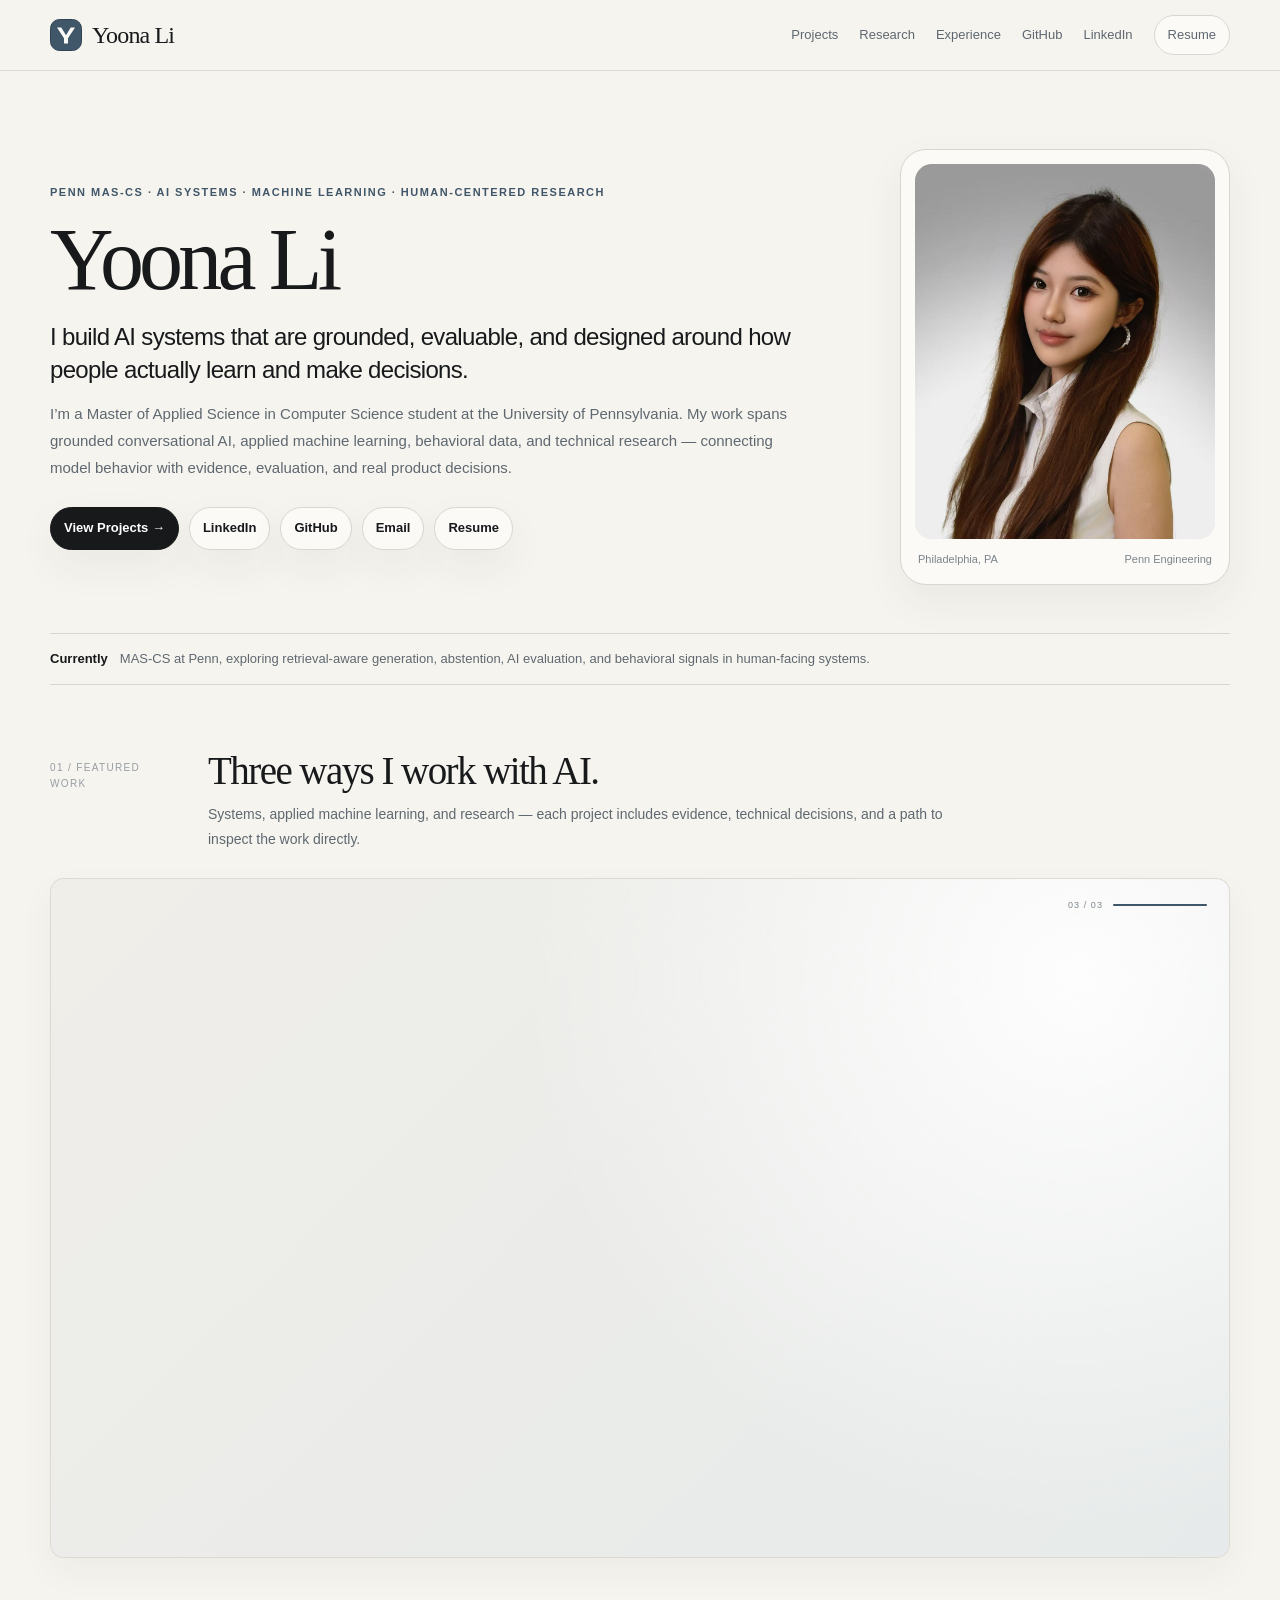
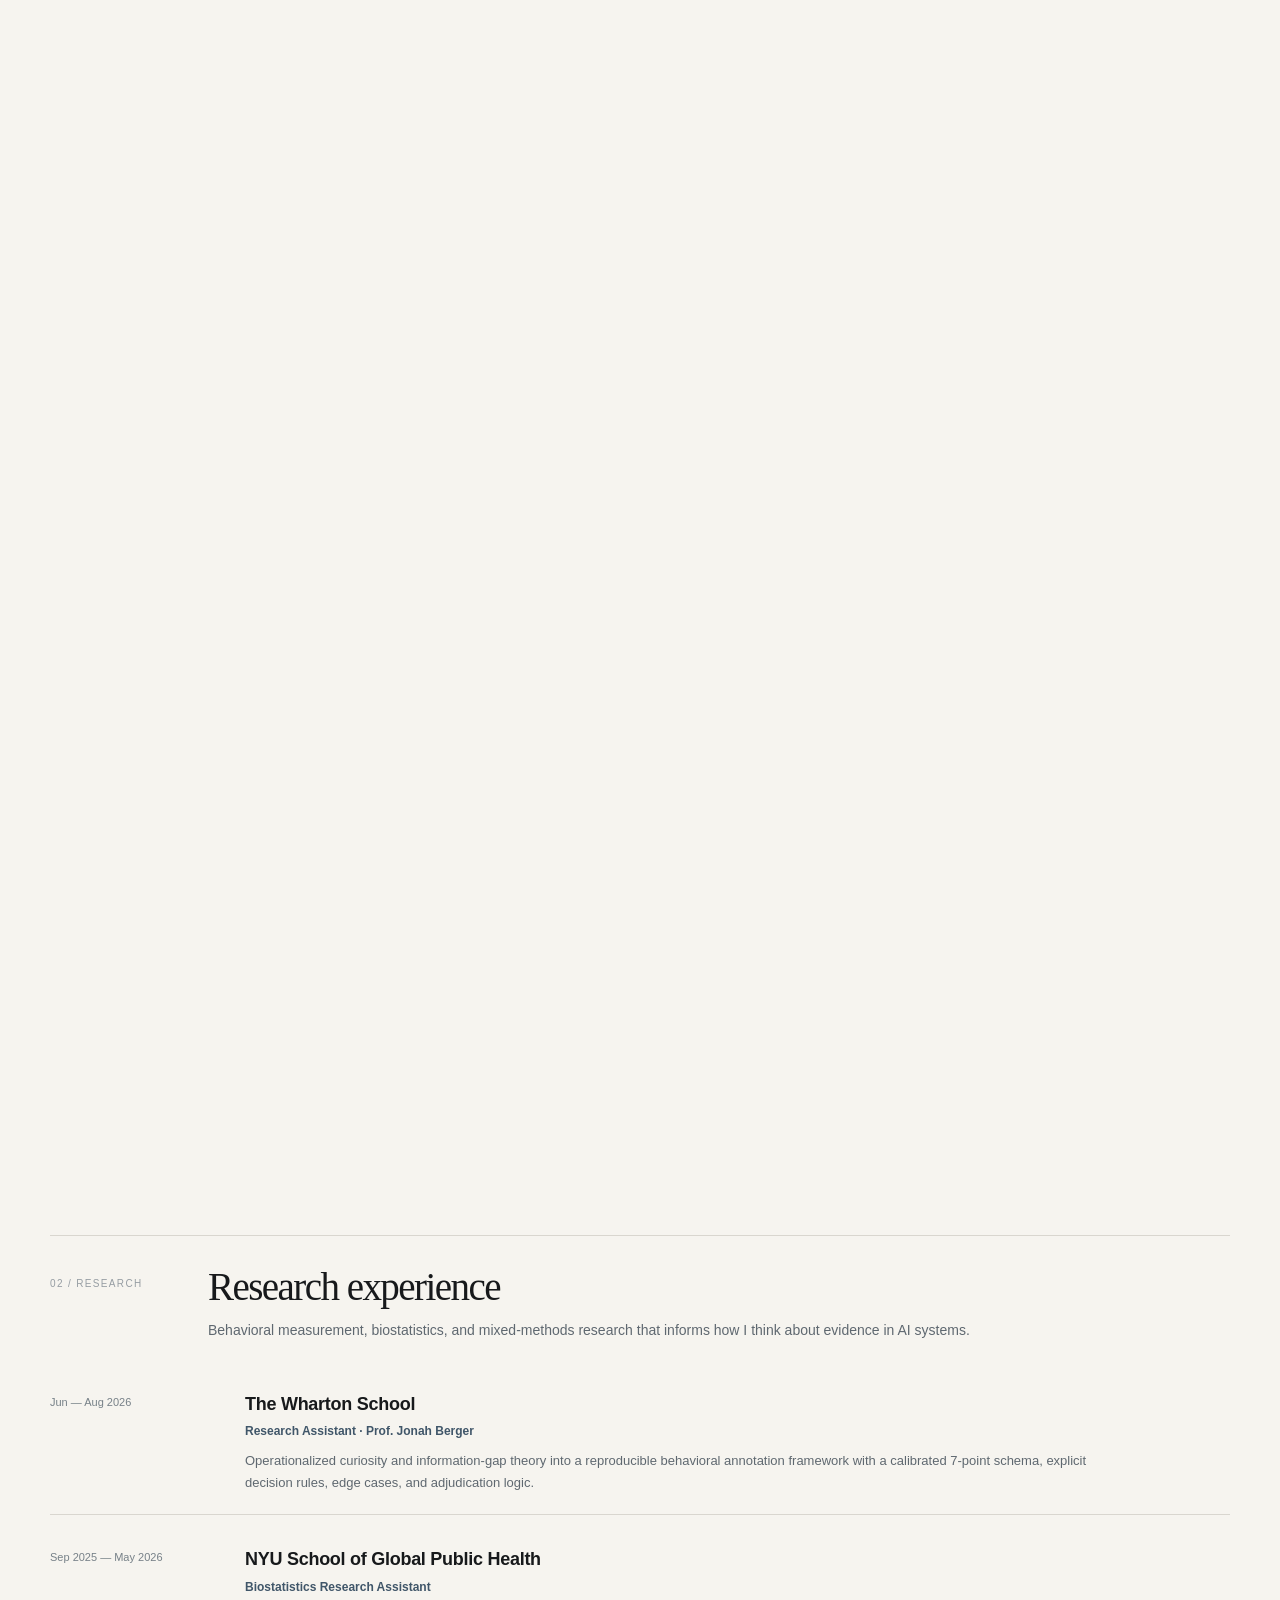
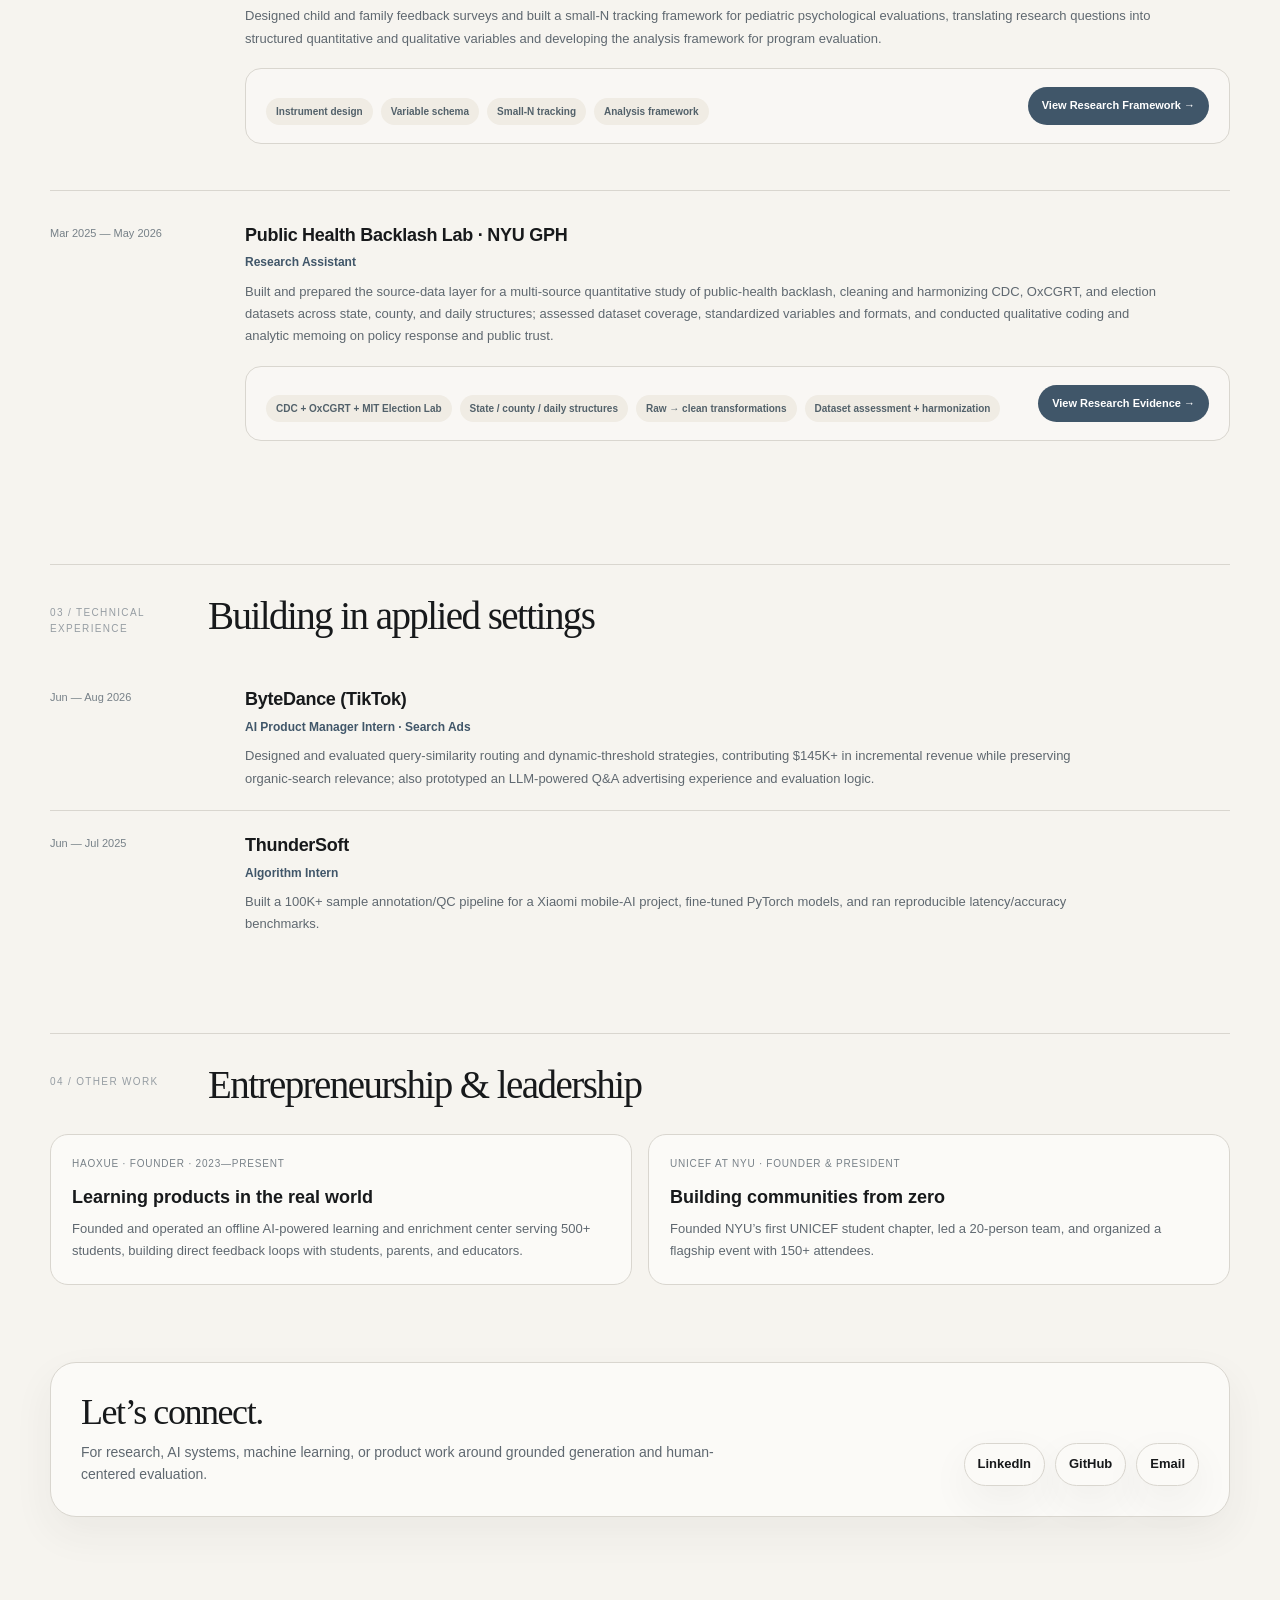
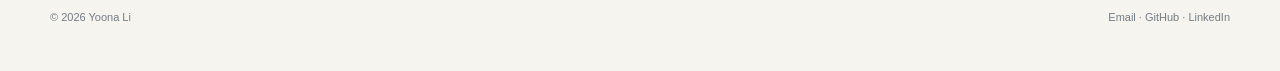
<file: index.html>
<!doctype html><html lang="en"><head><meta charset="utf-8"><meta name="viewport" content="width=device-width,initial-scale=1"><meta name="description" content="Yoona Li — Penn MAS-CS student building grounded AI systems, applied machine learning, and human-centered research."><meta name="theme-color" content="#405669"><meta property="og:title" content="Yoona Li — AI Systems &amp; Research"><meta property="og:description" content="Penn MAS-CS student building grounded AI systems, applied ML projects, and human-centered research."><meta property="og:url" content="https://wansongyi.github.io/yoona-application-site/"><meta property="og:type" content="website"><meta property="og:image" content="https://wansongyi.github.io/yoona-application-site/assets/social-preview.png"><meta property="og:image:width" content="1200"><meta property="og:image:height" content="630"><meta property="og:image:alt" content="Yoona Li — AI Systems, Machine Learning, and Human-Centered Research"><meta name="twitter:card" content="summary_large_image"><meta name="twitter:title" content="Yoona Li — AI Systems &amp; Research"><meta name="twitter:description" content="Penn MAS-CS student building grounded AI systems, applied ML projects, and human-centered research."><meta name="twitter:image" content="https://wansongyi.github.io/yoona-application-site/assets/social-preview.png"><link rel="canonical" href="https://wansongyi.github.io/yoona-application-site/"><title>Yoona Li | AI Systems &amp; Machine Learning</title><link rel="icon" href="assets/favicon.svg" type="image/svg+xml"><link rel="apple-touch-icon" href="assets/yl-mark.svg"><style>
:root{
  --bg:#f6f4ef;--panel:#fbfaf7;--panel2:#f0ece4;--ink:#17191b;--muted:#5f6870;
  --line:#d9d6cf;--accent:#405669;--accent2:#8b6b56;--accentSoft:#e6ebee;
  --max:1180px;--radius:22px;--shadow:0 16px 42px rgba(57,49,43,.06);
}
*{box-sizing:border-box}html{scroll-behavior:smooth}body{margin:0;background:var(--bg);color:var(--ink);font-family:Inter,-apple-system,BlinkMacSystemFont,"Segoe UI",sans-serif;-webkit-font-smoothing:antialiased;line-height:1.6}a{color:inherit;text-decoration:none}a:hover{opacity:.74}.wrap{width:min(var(--max),calc(100% - 44px));margin:0 auto}
header{position:sticky;top:0;z-index:30;border-bottom:1px solid rgba(217,214,207,.88);background:rgba(246,244,239,.91);backdrop-filter:blur(14px)}.nav{height:70px;display:flex;align-items:center;justify-content:space-between;gap:24px}.brand{display:inline-flex;align-items:center;gap:10px;font-family:Georgia,"Times New Roman",serif;font-size:24px;letter-spacing:-.035em}.brand-mark{width:32px;height:32px;display:inline-flex;flex:0 0 auto}.brand-mark img{display:block;width:100%;height:100%}.navlinks{display:flex;gap:21px;align-items:center;color:#5e6770;font-size:13px}.resume-pill{padding:9px 13px;border:1px solid var(--line);border-radius:999px;background:var(--panel)}
.hero{display:grid;grid-template-columns:minmax(0,1fr) 330px;gap:62px;align-items:center;padding:78px 0 48px}.eyebrow{font-size:11px;font-weight:750;letter-spacing:.135em;text-transform:uppercase;color:var(--accent);margin-bottom:17px}.hero h1,.page-hero h1{font-family:Georgia,"Times New Roman",serif;font-weight:500;letter-spacing:-.055em}.hero h1{margin:0 0 18px;font-size:clamp(54px,8vw,88px);line-height:.95}.hero-title{font-size:24px;line-height:1.38;max-width:760px;letter-spacing:-.028em;margin:0 0 14px}.hero-copy{max-width:760px;color:var(--muted);font-size:15px;line-height:1.8;margin:0}.socials,.actions,.chips{display:flex;flex-wrap:wrap;gap:10px}.socials{margin-top:26px}.social,.btn{display:inline-flex;align-items:center;justify-content:center;gap:7px;padding:10px 13px;background:var(--panel);border:1px solid var(--line);border-radius:999px;font-size:13px;font-weight:650;box-shadow:var(--shadow)}.social.primary,.btn.primary{background:var(--ink);color:#fff;border-color:var(--ink)}.btn.accent{background:var(--accent);color:#fff;border-color:var(--accent)}
.portrait-card{width:330px;max-width:100%;background:var(--panel);border:1px solid var(--line);border-radius:26px;padding:14px;box-shadow:var(--shadow)}.portrait{display:block;width:100%;height:auto;max-height:500px;aspect-ratio:4/5;object-fit:cover;object-position:center top;border-radius:17px;background:#e7e4dd}.portrait-meta{display:flex;justify-content:space-between;gap:12px;padding:12px 3px 1px;color:#7b838a;font-size:11px}
.current-strip{display:flex;gap:12px;align-items:flex-start;border-top:1px solid var(--line);border-bottom:1px solid var(--line);padding:15px 0;margin-bottom:55px;color:var(--muted);font-size:13px}.current-strip strong{color:var(--ink);white-space:nowrap}.section{padding:10px 0 67px}.rule{height:1px;background:var(--line);margin-bottom:30px}.section-head{display:grid;grid-template-columns:130px 1fr;gap:28px;margin-bottom:27px}.sec-no{font-size:10px;letter-spacing:.135em;color:#969da3;padding-top:10px}.section h2,.section-head h2{margin:0;font-family:Georgia,"Times New Roman",serif;font-size:39px;font-weight:500;letter-spacing:-.04em;line-height:1.1}.section-copy{margin:9px 0 0;color:var(--muted);font-size:14px;line-height:1.75;max-width:780px}
.featured{display:grid;gap:18px}.feature-card{background:var(--panel);border:1px solid var(--line);border-radius:24px;box-shadow:var(--shadow);overflow:hidden}.feature-card.hero-project{display:grid;grid-template-columns:1.05fr .95fr;min-height:465px}.feature-copy{padding:31px;display:flex;flex-direction:column}.project-kicker{display:flex;justify-content:space-between;gap:12px;color:#889097;font-size:10px;letter-spacing:.07em;text-transform:uppercase}.feature-copy h3{font-size:31px;line-height:1.12;letter-spacing:-.035em;margin:32px 0 10px}.feature-copy p{color:var(--muted);font-size:14px;line-height:1.78;margin:0}.signal-row{display:flex;gap:8px;flex-wrap:wrap;margin:19px 0}.signal{padding:7px 9px;border-radius:999px;background:var(--panel2);font-size:10px;font-weight:700;color:var(--accent)}.evidence{margin:0 0 20px;padding-left:18px;color:#59616a;font-size:13px;line-height:1.7}.actions{margin-top:auto}.actions a{font-size:12px;font-weight:750;color:var(--accent)}.actions .primary-link{padding:9px 12px;background:var(--accent);border-radius:999px;color:white}.two-cards{display:grid;grid-template-columns:1fr 1fr;gap:18px}.small-feature{display:flex;flex-direction:column}.small-feature .feature-copy h3{font-size:27px}
.preview{position:relative;min-height:100%;padding:24px;background:linear-gradient(145deg,#eef0ec 0%,#e4e8e8 100%);overflow:hidden}.preview:after{content:"DEMO PREVIEW";position:absolute;right:17px;bottom:13px;font-size:9px;letter-spacing:.13em;color:#879098}.window{height:100%;border:1px solid rgba(64,86,105,.17);border-radius:18px;background:#fbfaf7;box-shadow:0 14px 30px rgba(56,61,64,.09);overflow:hidden}.window-top{height:34px;display:flex;align-items:center;gap:6px;padding:0 12px;border-bottom:1px solid #e5e1d9;background:#f5f2eb}.dot{width:7px;height:7px;border-radius:50%;background:#c9c4ba}.demo-body{display:grid;grid-template-columns:94px 1fr;height:calc(100% - 34px)}.demo-nav{padding:14px 10px;border-right:1px solid #e7e3dc;background:#f7f4ee}.demo-nav span{display:block;font-size:8px;color:#858b8f;padding:7px 5px;border-radius:6px;margin-bottom:3px}.demo-nav span.active{background:#e5eaec;color:#405669;font-weight:700}.demo-content{padding:16px}.mini-label{font-size:8px;color:#8c9296;letter-spacing:.1em;text-transform:uppercase}.mini-title{font-family:Georgia,serif;font-size:17px;margin:5px 0 12px}.knowledge{border:1px solid #ddd9d0;border-radius:10px;padding:9px;margin-bottom:9px}.knowledge strong{display:block;font-size:9px}.knowledge span{font-size:8px;color:#777f84}.chat{display:grid;gap:7px;margin-top:8px}.bubble{max-width:82%;padding:8px 9px;border-radius:10px;font-size:8px;line-height:1.5;background:#ede9e1;color:#5d646a}.bubble.ai{margin-left:auto;background:#e2eaed;color:#3e535f}.source-line{font-size:7px;color:#667b87;margin-top:3px}.rubrics{display:grid;grid-template-columns:repeat(3,1fr);gap:5px;margin-top:9px}.rubric{font-size:7px;padding:7px;border-radius:7px;background:#eef0ec;color:#687078}.rubric b{display:block;color:#405669;font-size:8px}
.vote-preview{background:linear-gradient(145deg,#eee9e1,#e6e8e5);display:grid;place-items:center}.vote-shell{width:90%;height:85%;border:1px solid rgba(64,86,105,.16);background:#fbfaf7;border-radius:18px;padding:15px;box-shadow:0 14px 30px rgba(56,61,64,.08)}.vote-title{text-align:center;font-family:Georgia,serif;font-size:16px;margin:2px 0 12px}.looks{display:grid;grid-template-columns:1fr 1fr;gap:9px}.look{height:94px;border-radius:10px;background:linear-gradient(160deg,#d5d1c9,#f1eee7);display:flex;align-items:flex-end;justify-content:center;padding:8px;font-size:8px;color:#6d747a;position:relative}.look:before{content:"";position:absolute;width:42px;height:56px;top:14px;border-radius:18px 18px 11px 11px;background:#aab2b5;clip-path:polygon(20% 0,37% 9%,63% 9%,80% 0,100% 19%,82% 34%,82% 100%,18% 100%,18% 34%,0 19%)}.look:nth-child(2):before{background:#8d827a}.vote-buttons{display:grid;grid-template-columns:1fr 1fr;gap:9px;margin-top:8px}.vote-buttons span{text-align:center;padding:6px;border-radius:999px;background:#405669;color:#fff;font-size:8px}.vote-meta{text-align:center;margin-top:8px;font-size:7px;color:#8a9093}
.project-visual{position:relative;padding:18px;display:flex;align-items:center;justify-content:center;overflow:hidden}.project-visual>img{display:block;width:100%;height:100%;object-fit:contain;border-radius:17px;box-shadow:0 16px 34px rgba(40,40,35,.11)}.project-visual.lumi-visual>img{width:auto;height:auto;max-width:100%;max-height:100%;object-fit:contain;object-position:center}.hero-project .project-visual{grid-column:2;grid-row:1;height:400px;min-height:0;align-self:center;background:linear-gradient(145deg,#eee8f5,#e6ecee)}.hero-project .project-content{grid-column:1;grid-row:1}.small-feature .project-visual{width:100%;height:auto;min-height:0;aspect-ratio:16/8.5;flex:0 0 auto;background:#ece8e1}.feature-card .project-content{padding:28px 32px 32px;overflow:visible}.project-content h3,.project-content h2{margin-top:0;position:relative;z-index:1}.hero-project .project-kicker,.small-feature .project-kicker{margin-bottom:24px}.hero-project .project-content h3{margin:0 0 10px}.small-feature .project-content h3{margin:0 0 9px}.project-visual.fashion-visual{background:linear-gradient(145deg,#e8e3db,#f1eee7)}.project-visual.research-visual{background:linear-gradient(145deg,#e7ebed,#ede8df)}.fashion-composite{width:100%;height:100%;padding:14px;border-radius:17px;background:#f8f5ef;box-shadow:0 16px 34px rgba(40,40,35,.11);display:grid;grid-template-rows:auto 1fr auto;gap:10px}.fv-title{text-align:center;font-family:Georgia,serif;font-size:15px}.fv-looks{display:grid;grid-template-columns:1fr 1fr;gap:10px;min-height:0}.fv-look{position:relative;overflow:hidden;border-radius:12px;background:#ddd}.fv-look img{width:100%;height:100%;display:block;object-fit:cover;object-position:center 24%}.fv-look span{position:absolute;left:8px;right:8px;bottom:8px;padding:5px 7px;border-radius:999px;background:rgba(23,25,27,.82);color:#fff;text-align:center;font-size:8px;font-weight:750;letter-spacing:.04em}.fv-meta{text-align:center;font-size:8px;letter-spacing:.1em;color:#727b82;text-transform:uppercase}
.list{display:grid}.row{display:grid;grid-template-columns:165px 1fr;gap:30px;padding:20px 0;border-top:1px solid var(--line)}.row:first-child{border-top:0}.date{font-size:11px;color:#778188;padding-top:4px}.row h3{margin:0;font-size:18px;letter-spacing:-.015em}.role{color:var(--accent);font-weight:700;font-size:12px;margin:4px 0 8px}.row p{color:var(--muted);font-size:13px;line-height:1.72;margin:0;max-width:850px}
.other-grid{display:grid;grid-template-columns:1fr 1fr;gap:16px}.other-card{border:1px solid var(--line);background:var(--panel);border-radius:18px;padding:21px}.other-card h3{margin:0 0 7px;font-size:18px}.other-card p{margin:0;color:var(--muted);font-size:13px;line-height:1.7}.other-card .micro{font-size:10px;letter-spacing:.08em;text-transform:uppercase;color:#788188;margin-bottom:11px}
.contact{display:grid;grid-template-columns:1fr auto;gap:30px;align-items:end;border:1px solid var(--line);background:var(--panel);border-radius:26px;padding:30px;box-shadow:var(--shadow)}.contact h2{font-size:36px}.contact p{margin:9px 0 0;color:var(--muted);font-size:14px;max-width:650px}.contact-actions{display:flex;gap:10px;flex-wrap:wrap;justify-content:flex-end}footer{padding:25px 0 45px;color:#737c83;font-size:11px;display:flex;justify-content:space-between;gap:20px}
.page-hero{padding:58px 0 30px}.breadcrumb{font-size:12px;color:#858e95;margin-bottom:20px}.page-hero h1{font-size:clamp(44px,7vw,72px);line-height:1;margin:0 0 14px}.page-lead{font-size:19px;line-height:1.55;max-width:850px;color:#3d4348;margin:0}.meta-bar{display:flex;flex-wrap:wrap;gap:8px;margin-top:20px}.meta-chip{font-size:10px;font-weight:700;color:var(--accent);padding:7px 9px;background:var(--panel2);border-radius:999px}.detail-grid{display:grid;grid-template-columns:1fr 300px;gap:30px}.article{background:var(--panel);border:1px solid var(--line);border-radius:22px;padding:30px;box-shadow:var(--shadow)}.article h2{font-size:27px;margin:36px 0 12px}.article h2:first-child{margin-top:0}.article h3{font-size:17px;margin:22px 0 7px}.article p,.article li{font-size:14px;color:#5d666e;line-height:1.82}.article ul{padding-left:20px}.article .callout{padding:17px 18px;border-radius:14px;background:var(--panel2);border-left:3px solid var(--accent);margin:20px 0;color:#53606a;font-size:13px}.sidebar{display:grid;gap:13px;align-content:start}.side-card{background:var(--panel);border:1px solid var(--line);border-radius:17px;padding:18px}.side-card h4{margin:0 0 10px;text-transform:uppercase;letter-spacing:.09em;font-size:9px;color:#92999e}.side-card p{margin:0;font-size:13px;line-height:1.7;color:#56616a}.side-links{display:grid;gap:9px;font-size:13px;font-weight:750;color:var(--accent)}.arch-grid{display:grid;grid-template-columns:1fr 1fr;gap:12px;margin:14px 0}.arch{padding:16px;border:1px solid var(--line);border-radius:14px;background:#f8f6f1}.arch h3{margin:0 0 8px;font-size:14px}.arch p{font-size:12px;margin:0;color:#6f767b;line-height:1.65}.diagram{display:flex;gap:7px;flex-wrap:wrap;margin-top:12px}.node{font-size:9px;padding:7px 8px;border:1px solid #d8d4cb;border-radius:7px;background:white;color:#58636a}.figure{margin:20px 0}.figure img{width:100%;border:1px solid var(--line);border-radius:14px;background:white}.caption{font-size:10px;color:#8b9297;margin-top:6px}
@media(max-width:900px){.hero{grid-template-columns:1fr;gap:30px;padding-top:52px}.portrait-card{max-width:330px}.feature-card.hero-project{grid-template-columns:1fr;min-height:0}.hero-project .project-visual,.hero-project .project-content{grid-column:1;grid-row:auto}.hero-project .project-visual{height:auto;min-height:0;aspect-ratio:16/9}.two-cards,.other-grid,.detail-grid,.arch-grid{grid-template-columns:1fr}.section-head{grid-template-columns:1fr;gap:5px}.row{grid-template-columns:1fr;gap:7px}.contact{grid-template-columns:1fr}.contact-actions{justify-content:flex-start}}
@media(max-width:650px){.wrap{width:min(var(--max),calc(100% - 26px))}.navlinks{gap:12px}.brand{font-size:19px;white-space:nowrap}.brand-mark{width:29px;height:29px}.hero-title{font-size:20px}.current-strip{display:block}.current-strip strong{display:block;margin-bottom:4px}.two-cards{grid-template-columns:1fr}.feature-card .project-content{padding:28px 24px 30px}.feature-copy{padding:23px}.navlinks .nav-optional{display:none}}

/* Research summaries — detailed evidence lives on dedicated routes */
#research .row--evidence{padding-block:30px 46px}
#research .row--evidence>div:last-child{min-width:0}
#research .research-intro{max-width:920px}
.research-summary{display:flex;align-items:flex-end;justify-content:space-between;gap:24px;margin-top:18px;padding:18px 20px;border:1px solid var(--line);border-radius:16px;background:rgba(251,250,247,.7)}
.research-signals{display:flex;flex-wrap:wrap;gap:8px;margin:0;padding:0;list-style:none}.research-signals li{padding:7px 10px;border-radius:999px;background:var(--panel2);color:#52616a;font-size:10px;font-weight:750;line-height:1.3}
.research-cta{display:inline-flex;flex:0 0 auto;align-items:center;justify-content:center;padding:10px 14px;border-radius:999px;background:var(--accent);color:#fff;font-size:11px;font-weight:800;white-space:nowrap}
@media(max-width:650px){#research .row--evidence{padding-block:24px 38px}.research-summary{align-items:stretch;flex-direction:column}.research-cta{align-self:flex-start}}

/* Featured Work cinematic prototype V2 — scoped to #work */
#work .cinema{position:relative;height:calc(540vh + 220px);margin-top:4px}
#work .cinema__sticky{position:sticky;top:80px;height:min(680px,calc(100vh - 100px));min-height:540px}
#work .cinema__stage{position:relative;height:100%;overflow:hidden;border:1px solid rgba(217,214,207,.78);border-radius:14px;background:#edeae4;box-shadow:0 14px 36px rgba(57,49,43,.045);isolation:isolate}
#work .cinema__stage:before{content:"";position:absolute;inset:-18%;z-index:0;background:radial-gradient(circle at 78% 24%,rgba(255,255,255,.92),transparent 36%),linear-gradient(135deg,#f2efe9,#e5eaeb);transform:translate3d(calc(var(--global-progress,0) * -3%),calc(var(--global-progress,0) * 2%),0) scale(1.08)}
#work .cinema__meter{position:absolute;z-index:30;top:19px;right:22px;display:flex;align-items:center;gap:10px;color:#7c858b;font-size:9px;letter-spacing:.12em}
#work .cinema__meter-track{width:94px;height:2px;overflow:hidden;border-radius:999px;background:rgba(64,86,105,.17)}
#work .cinema__meter-fill{display:block;width:100%;height:100%;background:var(--accent);transform:scaleX(var(--global-progress,0));transform-origin:left center}
#work .cinema-scene{--alpha:0;--local:0;--out:0;--chapter-a:1;--chapter-b:0;--chapter-c:0;--chapter-d:0;position:absolute;inset:0;z-index:1;opacity:var(--alpha);pointer-events:none;will-change:opacity}
#work .cinema-scene.is-current{pointer-events:auto}
#work .cinema-scene__field{position:absolute;inset:0;overflow:hidden;perspective:1200px}
#work .cinema-copy{position:absolute;z-index:12;inset:0 auto 0 0;display:flex;width:40%;min-width:0;flex-direction:column;padding:38px 31px 31px;background:linear-gradient(90deg,rgba(248,247,243,.985) 0%,rgba(248,247,243,.955) 82%,rgba(248,247,243,.18) 100%)}
#work .cinema-copy__number{display:flex;align-items:center;gap:10px;color:#818a90;font-size:9px;letter-spacing:.09em;text-transform:uppercase}
#work .cinema-copy__number:before{content:"";width:27px;height:1px;background:var(--accent)}
#work .cinema-copy__project{margin:23px 0 0;font-family:Georgia,"Times New Roman",serif;font-size:clamp(31px,3vw,40px);font-weight:500;line-height:1.03;letter-spacing:-.045em}
#work .cinema-copy__chapters{position:relative;height:58px;margin-top:10px}
#work .cinema-copy__chapter{position:absolute;inset:0;display:flex;align-items:flex-start;margin:0;color:#485862;font-family:Georgia,"Times New Roman",serif;font-size:clamp(20px,1.9vw,25px);font-weight:500;line-height:1.15;letter-spacing:-.025em;will-change:opacity,transform}
#work .cinema-copy__chapter--a{opacity:var(--chapter-a);transform:translateY(calc((1 - var(--chapter-a)) * -11px))}
#work .cinema-copy__chapter--b{opacity:var(--chapter-b);transform:translateY(calc((1 - var(--chapter-b)) * 11px))}
#work .cinema-copy__chapter--c{opacity:var(--chapter-c);transform:translateY(calc((1 - var(--chapter-c)) * 11px))}
#work .cinema-copy__chapter--d{opacity:var(--chapter-d);transform:translateY(calc((1 - var(--chapter-d)) * 11px))}
#work .cinema-copy__body{max-width:43ch;margin:4px 0 0;color:var(--muted);font-size:12px;line-height:1.62}
#work .cinema-evidence{display:grid;gap:8px;margin-top:17px}
#work .cinema-evidence__item{padding:8px 10px;border-left:2px solid rgba(64,86,105,.24);background:rgba(240,236,228,.6)}
#work .cinema-evidence__item span{display:block;margin-bottom:2px;color:#8a9297;font-size:8px;font-weight:750;letter-spacing:.1em;text-transform:uppercase}
#work .cinema-evidence__item b{display:block;color:#4e5961;font-size:10px;font-weight:650;line-height:1.38}
#work .cinema-copy .actions{margin-top:auto;padding-top:16px;opacity:1;transform:none}
#work .cinema-copy .actions a{font-size:11px;font-weight:750;color:var(--accent);opacity:1}
#work .cinema-copy .actions .primary-link{padding:9px 12px;border-radius:999px;background:var(--accent);color:#fff}
#work .cinema-visual{position:absolute;inset:0 0 0 37%;overflow:hidden;transform-style:preserve-3d}
#work .cinema-caption{position:absolute;z-index:9;right:21px;bottom:14px;color:#768087;font-size:8px;letter-spacing:.12em;text-transform:uppercase}

#work .lumi-world{position:absolute;inset:4% 2% 4% 0;display:flex;align-items:center;justify-content:flex-end;transform:translate3d(calc(var(--out) * -9%),0,0) scale(calc(1 - var(--out) * .14));transform-origin:58% center}
#work .lumi-screen{position:relative;width:min(96%,820px);padding:10px;border:1px solid rgba(64,86,105,.15);border-radius:16px;background:#f8f6f1;box-shadow:0 20px 42px rgba(40,40,35,.11);opacity:calc(1 - var(--architecture) * .72);transform:translate3d(calc((1 - var(--local)) * 6%),calc((.5 - var(--local)) * 14px),0) scale(calc(.84 + var(--local) * .2 - var(--architecture) * .11));transform-origin:64% 48%;will-change:transform,opacity}
#work .lumi-screen>img,#work .lumi-focus>img{display:block;width:100%;height:auto;object-fit:contain;border-radius:10px}
#work .lumi-focus{position:absolute;inset:10px;overflow:hidden;border-radius:10px;clip-path:inset(calc(66% - var(--evaluation) * 21%) calc(28% - var(--evaluation) * 25%) calc(26% - var(--evaluation) * 18%) calc(70% - var(--evaluation) * 22%) round 10px);filter:brightness(1.05) saturate(1.06);opacity:var(--evaluation);transform:translate3d(calc(var(--evaluation) * -3px),calc(var(--evaluation) * -3px),18px) scale(calc(1 + var(--evaluation) * .018))}
#work .lumi-focus-ring{position:absolute;right:4%;bottom:8%;width:46%;height:41%;border:1px solid rgba(64,86,105,calc(var(--evaluation) * .65));border-radius:12px;box-shadow:0 14px 30px rgba(64,86,105,calc(var(--evaluation) * .11));opacity:var(--evaluation);transform:translateY(calc((1 - var(--evaluation)) * 14px))}
#work .lumi-focus-ring span{position:absolute;right:9px;top:-12px;padding:5px 8px;border-radius:999px;background:rgba(251,250,247,.96);color:var(--accent);font-size:8px;font-weight:750;letter-spacing:.06em;text-transform:uppercase}
#work .lumi-architecture{position:absolute;right:2%;top:8%;width:79%;height:80%;opacity:var(--architecture);transform:translate3d(calc((1 - var(--architecture)) * 45px),calc((1 - var(--architecture)) * 16px),30px) scale(calc(.92 + var(--architecture) * .08))}
#work .lumi-arch-core{position:absolute;left:36%;top:34%;width:30%;padding:18px 12px;border:1px solid rgba(64,86,105,.28);border-radius:14px;background:#405669;color:#fff;box-shadow:0 18px 34px rgba(64,86,105,.18);text-align:center}
#work .lumi-arch-core strong{display:block;font-family:Georgia,"Times New Roman",serif;font-size:18px;font-weight:500}
#work .lumi-arch-core span{font-size:8px;letter-spacing:.08em;text-transform:uppercase;opacity:.78}
#work .lumi-arch-node{position:absolute;width:27%;padding:12px;border:1px solid rgba(64,86,105,.16);border-radius:12px;background:rgba(251,250,247,.94);color:#65717a;font-size:9px;line-height:1.4;text-align:center;box-shadow:0 10px 22px rgba(40,40,35,.055)}
#work .lumi-arch-node b{display:block;color:#25313a;font-size:10px}
#work .lumi-arch-node--knowledge{left:3%;top:13%}#work .lumi-arch-node--evidence{right:2%;top:13%}#work .lumi-arch-node--abstention{left:3%;bottom:13%}#work .lumi-arch-node--privacy{right:2%;bottom:13%}
#work .lumi-arch-line{position:absolute;height:1px;background:rgba(64,86,105,.34);transform-origin:left center}
#work .lumi-arch-line--one{left:27%;top:31%;width:20%;transform:rotate(24deg)}#work .lumi-arch-line--two{left:63%;top:42%;width:19%;transform:rotate(-24deg)}#work .lumi-arch-line--three{left:27%;bottom:31%;width:20%;transform:rotate(-24deg)}#work .lumi-arch-line--four{left:63%;bottom:39%;width:19%;transform:rotate(24deg)}
#work .lumi-arch-tags{position:absolute;left:28%;right:23%;bottom:2%;display:flex;justify-content:center;gap:7px;flex-wrap:wrap}
#work .lumi-arch-tags span{padding:6px 8px;border-radius:999px;background:rgba(64,86,105,.09);color:var(--accent);font-size:8px;font-weight:750;letter-spacing:.05em;text-transform:uppercase}

#work .fashion-world{position:absolute;inset:3% 2% 3% 2%;display:flex;align-items:center;justify-content:flex-end;transform:translate3d(calc(var(--out) * -4%),0,0) rotateX(calc(var(--out) * 7deg)) scale(calc(1 - var(--out) * .2));transform-origin:61% 58%;transform-style:preserve-3d}
#work .fashion-deck{position:relative;width:min(95%,760px);height:94%;max-height:620px;transform-style:preserve-3d}
#work .fashion-card{position:absolute;top:4%;width:40%;height:76%;overflow:hidden;border:1px solid rgba(64,86,105,.18);border-radius:17px;background:#f8f5ef;box-shadow:0 19px 40px rgba(40,40,35,.12);will-change:transform,opacity,filter}
#work .fashion-card--a{left:7%;transform:translate3d(calc(var(--enter-inv) * -170px),calc(var(--enter-inv) * 34px - var(--signal) * 32px),calc(var(--enter-inv) * -80px)) rotateY(calc(var(--enter-inv) * 13deg)) scale(calc(1 - var(--select) * .07 - var(--signal) * .06));opacity:calc(1 - var(--select) * .33);filter:saturate(calc(1 - var(--select) * .36))}
#work .fashion-card--b{right:7%;transform:translate3d(calc(var(--enter-inv) * 170px),calc(var(--enter-inv) * -24px - var(--select) * 7px - var(--signal) * 32px),calc(var(--enter-inv) * -80px)) rotateY(calc(var(--enter-inv) * -13deg)) scale(calc(.97 + var(--select) * .035 - var(--signal) * .045));box-shadow:0 19px 40px rgba(40,40,35,.12),0 0 0 calc(var(--select) * 5px) rgba(64,86,105,.13)}
#work .fashion-card img{display:block;width:100%;height:100%;object-fit:cover;object-position:center 24%}
#work .fashion-card__choice{position:absolute;left:11px;right:11px;bottom:11px;padding:7px 9px;border-radius:999px;background:rgba(23,25,27,.84);color:#fff;text-align:center;font-size:8px;font-weight:750;letter-spacing:.04em}
#work .fashion-card--b:after{content:"Selected preference";position:absolute;top:11px;right:11px;padding:6px 8px;border-radius:999px;background:rgba(251,250,247,.94);color:var(--accent);font-size:7px;font-weight:750;letter-spacing:.05em;text-transform:uppercase;opacity:var(--select);transform:translateY(calc((1 - var(--select)) * -8px))}
#work .fashion-flow{position:absolute;left:8%;right:5%;bottom:1%;display:grid;grid-template-columns:1fr 22px 1fr 22px 1fr;align-items:center;gap:7px;padding:14px;border:1px solid rgba(64,86,105,.16);border-radius:13px;background:rgba(251,250,247,.96);box-shadow:0 13px 28px rgba(40,40,35,.085);opacity:var(--signal);transform:translateY(calc((1 - var(--signal)) * 28px));clip-path:inset(0 calc((1 - var(--signal)) * 100%) 0 0 round 13px)}
#work .fashion-flow__step{padding:8px 6px;border-radius:9px;background:#eeeae3;color:#65717a;font-size:8px;line-height:1.35;text-align:center;text-transform:uppercase;letter-spacing:.05em}
#work .fashion-flow__step b{display:block;color:#344651;font-size:9px}#work .fashion-flow__arrow{text-align:center;color:#829098;font-size:14px}

#work .matrix-world{position:absolute;inset:3% 2% 3% 2%;display:flex;align-items:center;justify-content:flex-end;transform:translate3d(calc((1 - var(--enter)) * 7%),0,0) scale(calc(.91 + var(--enter) * .09));transform-origin:68% center}
#work .matrix-field{position:absolute;right:0;top:3%;width:86%;height:89%;display:grid;grid-template-columns:repeat(12,1fr);grid-template-rows:repeat(8,1fr);gap:5px;padding:44px 18px 18px;border:1px solid rgba(64,86,105,.13);border-radius:17px;background:rgba(245,247,247,.72);opacity:calc(.96 - var(--freeze) * .54);transform:scale(calc(1 - var(--freeze) * .045));filter:grayscale(calc(var(--freeze) * .55))}
#work .matrix-field:before{content:"FULL PARAMETER FIELD · MODEL LAYERS";position:absolute;left:18px;top:16px;color:#748087;font-size:8px;letter-spacing:.11em}
#work .matrix-cell{border:1px solid rgba(64,86,105,.15);border-radius:3px;background:rgba(64,86,105,.07);transform:scale(calc(1 - var(--freeze) * .12));opacity:calc(.48 + (var(--cell-tone) * .32))}
#work .model-layer-labels{position:absolute;right:3%;top:11%;height:64%;display:flex;flex-direction:column;justify-content:space-around;color:#7b858c;font-size:7px;letter-spacing:.08em;text-align:right;text-transform:uppercase;opacity:calc(1 - var(--freeze) * .7)}
#work .backbone{position:absolute;right:5%;top:13%;width:66%;height:48%;padding:17px;border:1px solid rgba(64,86,105,calc(.08 + var(--freeze) * .32));border-radius:16px;background:rgba(224,231,234,calc(.12 + var(--freeze) * .77));box-shadow:0 16px 36px rgba(40,40,35,calc(var(--freeze) * .085));opacity:var(--freeze);transform:translateZ(calc(var(--freeze) * 12px)) scale(calc(.94 + var(--freeze) * .06))}
#work .backbone__header{display:flex;justify-content:space-between;gap:12px;align-items:center;margin-bottom:12px;color:#64727a;font-size:7px;letter-spacing:.08em;text-transform:uppercase}
#work .backbone__header strong{color:#26323a;font-size:9px}#work .backbone-grid{display:grid;grid-template-columns:repeat(8,1fr);grid-template-rows:repeat(3,1fr);gap:5px;height:calc(100% - 27px)}
#work .backbone-grid span{border:1px solid rgba(64,86,105,.12);border-radius:4px;background:rgba(255,255,255,.42)}
#work .llm-legend{position:absolute;right:6%;top:4%;display:flex;gap:8px;opacity:var(--freeze)}
#work .llm-legend span{display:flex;align-items:center;gap:5px;padding:5px 7px;border-radius:999px;background:rgba(251,250,247,.9);color:#68737a;font-size:7px;letter-spacing:.06em;text-transform:uppercase}
#work .llm-legend i{width:6px;height:6px;border-radius:2px;background:#cbd5d9}#work .llm-legend span:last-child i{background:var(--accent)}
#work .adapter-path{position:absolute;right:9%;bottom:18%;width:59%;display:grid;grid-template-columns:1fr 38px 1fr;align-items:center;gap:10px;opacity:var(--adapter);transform:translateY(calc((1 - var(--adapter)) * 34px)) translateZ(40px)}
#work .adapter-matrix{position:relative;min-height:89px;padding:12px;border:1px solid rgba(255,255,255,.35);border-radius:12px;background:#405669;box-shadow:0 12px 25px rgba(64,86,105,.18);color:#fff;transform:translateX(calc(var(--adapter-inv) * var(--adapter-shift)))}
#work .adapter-matrix--a{--adapter-shift:58px}#work .adapter-matrix--b{--adapter-shift:-58px}
#work .adapter-matrix__label{position:absolute;left:10px;top:8px;font-family:Georgia,"Times New Roman",serif;font-size:17px}#work .adapter-mini{display:grid;grid-template-columns:repeat(4,1fr);gap:3px;margin:26px 0 0 24px}#work .adapter-mini span{height:8px;border-radius:2px;background:rgba(255,255,255,.26)}
#work .adapter-times{text-align:center;color:#66737c;font-size:19px;transform:scale(var(--adapter))}
#work .adapter-link{position:absolute;right:35%;top:57%;width:1px;height:13%;background:rgba(64,86,105,.32);opacity:var(--adapter)}
#work .research-composition{position:absolute;right:7%;bottom:3%;width:63%;display:flex;justify-content:space-between;gap:8px;padding:10px 12px;border-top:1px solid rgba(64,86,105,.18);opacity:var(--research);transform:translateY(calc((1 - var(--research)) * 12px))}
#work .research-composition span{color:#65717a;font-size:7px;letter-spacing:.08em;text-transform:uppercase}#work .research-composition b{color:var(--accent);font-size:8px}

@media(max-width:1024px) and (min-width:768px){#work .cinema{height:calc(470vh + 180px)}#work .cinema__sticky{top:78px;height:min(640px,calc(100vh - 94px));min-height:520px}#work .cinema-copy{width:44%;padding:29px 23px 25px}#work .cinema-copy__project{font-size:30px;margin-top:18px}#work .cinema-copy__chapters{height:50px}#work .cinema-copy__chapter{font-size:20px}#work .cinema-copy__body{font-size:11px;line-height:1.52}#work .cinema-evidence{gap:6px;margin-top:12px}#work .cinema-evidence__item{padding:6px 8px}#work .cinema-visual{left:40%}#work .fashion-card{width:42%;height:70%}#work .fashion-flow{grid-template-columns:1fr 16px 1fr 16px 1fr;padding:10px}#work .adapter-path{width:65%}}

@media(max-width:767px){#work .cinema{height:auto}#work .cinema__sticky{position:static;height:auto;min-height:0}#work .cinema__stage{display:grid;gap:18px;overflow:visible;border:0;border-radius:0;background:transparent;box-shadow:none}#work .cinema__stage:before,#work .cinema__meter{display:none}#work .cinema-scene{--alpha:1!important;--local:1!important;--out:0!important;--chapter-a:0!important;--chapter-b:0!important;--chapter-c:1!important;--chapter-d:1!important;--evaluation:0!important;--architecture:1!important;--enter:1!important;--enter-inv:0!important;--select:1!important;--signal:1!important;--freeze:1!important;--adapter:1!important;--adapter-inv:0!important;--research:1!important;position:relative;inset:auto;display:grid;opacity:1!important;pointer-events:auto;border:1px solid var(--line);border-radius:18px;background:var(--panel);box-shadow:var(--shadow);overflow:hidden}#work .cinema-scene__field{position:relative;inset:auto;grid-row:1;height:350px;perspective:none}#work .cinema-copy{position:relative;inset:auto;grid-row:2;width:auto;padding:27px 23px;background:var(--panel)}#work .cinema-copy__project{margin-top:18px;font-size:29px}#work .cinema-copy__chapters{height:auto;margin-top:8px}#work .cinema-copy__chapter{display:none;position:static;opacity:1!important;transform:none!important;font-size:20px}#work .cinema-copy__chapter--c:last-child,#work .cinema-copy__chapter--d{display:block}#work .cinema-copy__body{margin-top:15px}#work .cinema-evidence{margin-top:16px}#work .cinema-copy .actions{margin-top:19px;padding-top:0}#work .cinema-visual{inset:0}#work .cinema-caption{right:15px;bottom:9px}#work .lumi-world,#work .fashion-world,#work .matrix-world{inset:0;transform:none}#work .lumi-screen{display:none}#work .lumi-architecture{right:2%;top:4%;width:96%;height:89%;opacity:1;transform:none}#work .fashion-deck{width:96%;height:96%}#work .fashion-card{top:5%;width:40%;height:67%}#work .fashion-card--a{left:7%;opacity:.67;filter:saturate(.68);transform:translateY(-22px) scale(.88)}#work .fashion-card--b{right:7%;transform:translateY(-28px) scale(.96);box-shadow:0 17px 32px rgba(40,40,35,.11),0 0 0 4px rgba(64,86,105,.12)}#work .fashion-flow{left:4%;right:4%;bottom:3%;padding:9px;grid-template-columns:1fr 13px 1fr 13px 1fr;opacity:1;transform:none;clip-path:none}#work .fashion-flow__step{font-size:7px}#work .matrix-field{right:2%;top:4%;width:96%;height:89%;opacity:.32;transform:scale(.95)}#work .backbone{right:8%;top:14%;width:84%;height:43%;opacity:1;transform:none}#work .adapter-path{right:13%;bottom:18%;width:74%;opacity:1;transform:none}#work .research-composition{right:7%;width:86%;opacity:1;transform:none}}

@media(prefers-reduced-motion:reduce){html{scroll-behavior:auto}#work .cinema{height:auto}#work .cinema__sticky{position:static;height:auto;min-height:0}#work .cinema__stage{display:grid;gap:18px;overflow:visible;border:0;border-radius:0;background:transparent;box-shadow:none}#work .cinema__stage:before,#work .cinema__meter{display:none}#work .cinema-scene{--alpha:1!important;--local:1!important;--out:0!important;--chapter-a:0!important;--chapter-b:0!important;--chapter-c:1!important;--chapter-d:1!important;--evaluation:0!important;--architecture:1!important;--enter:1!important;--enter-inv:0!important;--select:1!important;--signal:1!important;--freeze:1!important;--adapter:1!important;--adapter-inv:0!important;--research:1!important;position:relative;inset:auto;display:grid;grid-template-columns:minmax(0,40fr) minmax(0,60fr);opacity:1!important;pointer-events:auto;border:1px solid var(--line);border-radius:18px;background:var(--panel);box-shadow:var(--shadow);overflow:hidden}#work .cinema-scene__field{position:relative;inset:auto;grid-column:2;grid-row:1;height:560px;perspective:none}#work .cinema-copy{position:relative;inset:auto;grid-column:1;grid-row:1;width:auto;padding:30px;background:var(--panel)}#work .cinema-copy__project{font-size:31px}#work .cinema-copy__chapters{height:auto}#work .cinema-copy__chapter{display:none;position:static;opacity:1!important;transform:none!important}#work .cinema-copy__chapter--c:last-child,#work .cinema-copy__chapter--d{display:block}#work .cinema-copy__body{margin-top:16px}#work .cinema-copy .actions{margin-top:20px;padding-top:0}#work .cinema-visual{inset:0}#work .lumi-world,#work .fashion-world,#work .matrix-world{transform:none}#work .lumi-screen{display:none}#work .lumi-architecture{opacity:1;transform:none}}
@media(max-width:767px) and (prefers-reduced-motion:reduce){#work .cinema-scene{grid-template-columns:1fr}#work .cinema-scene__field{grid-column:1;grid-row:1;height:350px}#work .cinema-copy{grid-column:1;grid-row:2}}

/* Portrait crop tuned for the real uploaded headshot */
.hero-photo img,
.portrait img,
.profile-card img,
.hero-card img{
  object-fit: cover !important;
  object-position: 50% 34% !important;
}

</style></head><body><header><div class="wrap nav"><a class="brand" href="index.html" aria-label="Yoona Li home"><span class="brand-mark"><img src="assets/yl-mark.svg" width="64" height="64" alt=""></span><span>Yoona Li</span></a><nav class="navlinks"><a href="#work">Projects</a><a class="nav-optional" href="#research">Research</a><a class="nav-optional" href="#experience">Experience</a><a href="https://github.com/wansongyi" target="_blank" rel="noopener">GitHub</a><a class="nav-optional" href="https://www.linkedin.com/in/yoona-l-3b94a5281" target="_blank" rel="noopener">LinkedIn</a><a class="resume-pill" href="assets/Yoona_Li_Resume.pdf" target="_blank" rel="noopener">Resume</a></nav></div></header><main class="wrap">
<section class="hero"><div><div class="eyebrow">Penn MAS-CS · AI Systems · Machine Learning · Human-Centered Research</div><h1>Yoona Li</h1><p class="hero-title">I build AI systems that are grounded, evaluable, and designed around how people actually learn and make decisions.</p><p class="hero-copy">I’m a Master of Applied Science in Computer Science student at the University of Pennsylvania. My work spans grounded conversational AI, applied machine learning, behavioral data, and technical research — connecting model behavior with evidence, evaluation, and real product decisions.</p><div class="socials"><a class="social primary" href="#work">View Projects →</a><a class="social" href="https://www.linkedin.com/in/yoona-l-3b94a5281" target="_blank" rel="noopener">LinkedIn</a><a class="social" href="https://github.com/wansongyi" target="_blank" rel="noopener">GitHub</a><a class="social" href="mailto:yoonali@engineering.upenn.edu">Email</a><a class="social" href="assets/Yoona_Li_Resume.pdf" target="_blank" rel="noopener">Resume</a></div></div><aside class="portrait-card"><img class="portrait" src="assets/yoona-headshot.jpg" width="1024" height="1536" fetchpriority="high" alt="Yoona Li portrait"><div class="portrait-meta"><span>Philadelphia, PA</span><span>Penn Engineering</span></div></aside></section>
<div class="current-strip"><strong>Currently</strong><span>MAS-CS at Penn, exploring retrieval-aware generation, abstention, AI evaluation, and behavioral signals in human-facing systems.</span></div>
<section id="work" class="section"><div class="section-head"><div class="sec-no">01 / FEATURED WORK</div><div><h2>Three ways I work with AI.</h2><p class="section-copy">Systems, applied machine learning, and research — each project includes evidence, technical decisions, and a path to inspect the work directly.</p></div></div><div class="cinema" data-cinema><div class="cinema__sticky"><div class="cinema__stage" data-cinema-stage><div class="cinema__meter" aria-hidden="true"><span data-scene-count>01 / 03</span><span class="cinema__meter-track"><span class="cinema__meter-fill"></span></span></div>
<article class="cinema-scene cinema-scene--lumi is-current" data-scene="lumi"><div class="cinema-scene__field"><div class="cinema-visual"><div class="lumi-world"><div class="lumi-screen"><img src="assets/lumi-evaluation-demo.webp" width="1268" height="720" loading="eager" alt="Lumi AI Test and Compare evaluation workspace using clearly labeled sample data"><div class="lumi-focus" aria-hidden="true"><img src="assets/lumi-evaluation-demo.webp" width="1268" height="720" alt=""></div><div class="lumi-focus-ring" aria-hidden="true"><span>Reviewed variants · evidence-linked feedback</span></div></div><div class="lumi-architecture" role="img" aria-label="Lumi grounding architecture connecting teacher knowledge, retrieval boundaries, evidence, abstention, and privacy separation"><span class="lumi-arch-line lumi-arch-line--one"></span><span class="lumi-arch-line lumi-arch-line--two"></span><span class="lumi-arch-line lumi-arch-line--three"></span><span class="lumi-arch-line lumi-arch-line--four"></span><div class="lumi-arch-node lumi-arch-node--knowledge"><b>Teacher knowledge</b>grounded source</div><div class="lumi-arch-node lumi-arch-node--evidence"><b>Evidence</b>linked feedback</div><div class="lumi-arch-core"><strong>Retrieval boundary</strong><span>ground before generation</span></div><div class="lumi-arch-node lumi-arch-node--abstention"><b>Abstention</b>unsupported response boundary</div><div class="lumi-arch-node lumi-arch-node--privacy"><b>Privacy separation</b>service boundary</div><div class="lumi-arch-tags"><span>RAG</span><span>Evaluation</span><span>Privacy-aware architecture</span></div></div></div></div><span class="cinema-caption">Product → evaluation → system design</span></div><div class="cinema-copy"><div class="cinema-copy__number">01 · AI Systems · 2026—Present</div><h3 class="cinema-copy__project">Lumi AI</h3><div class="cinema-copy__chapters"><h4 class="cinema-copy__chapter cinema-copy__chapter--a">Grounded conversational learning</h4><h4 class="cinema-copy__chapter cinema-copy__chapter--b">Evaluation &amp; evidence</h4><h4 class="cinema-copy__chapter cinema-copy__chapter--c">Privacy-aware grounding</h4></div><p class="cinema-copy__body">Teacher-grounded conversational learning with retrieval boundaries, abstention, evaluation, and evidence-linked feedback. The public demo uses transparent sample data.</p><div class="cinema-evidence"><div class="cinema-evidence__item"><span>System</span><b>Teacher-grounded conversational learning</b></div><div class="cinema-evidence__item"><span>Core</span><b>RAG grounding · evaluation · abstention</b></div><div class="cinema-evidence__item"><span>Architecture</span><b>Privacy-aware services · retrieval · evidence-linked feedback</b></div></div><div class="actions"><a class="primary-link" href="https://portfolio-demo.lumi-ai-32v.pages.dev/" target="_blank" rel="noopener">Interactive Demo ↗</a><a href="projects/lumi/index.html">Read Case Study →</a></div></div></article>
<article class="cinema-scene cinema-scene--fashion" data-scene="fashion"><div class="cinema-scene__field"><div class="cinema-visual"><div class="fashion-world"><div class="fashion-deck"><div class="fashion-card fashion-card--a"><img src="assets/fashionvote-look-a.jpg" width="682" height="1024" loading="lazy" alt="Black skirt fashion look"><span class="fashion-card__choice">Choose black skirt</span></div><div class="fashion-card fashion-card--b"><img src="assets/fashionvote-look-b.jpg" width="740" height="1024" loading="lazy" alt="White skirt fashion look"><span class="fashion-card__choice">Choose white skirt</span></div><div class="fashion-flow"><div class="fashion-flow__step"><b>Image A vs B</b>pairwise choice</div><div class="fashion-flow__arrow">→</div><div class="fashion-flow__step"><b>Preference</b>recorded signal</div><div class="fashion-flow__arrow">→</div><div class="fashion-flow__step"><b>Behavioral data</b>applied ML input</div></div></div></div></div><span class="cinema-caption">Pairwise choice → preference data → analysis</span></div><div class="cinema-copy"><div class="cinema-copy__number">02 · Applied ML · 2025</div><h3 class="cinema-copy__project">FashionVote</h3><div class="cinema-copy__chapters"><h4 class="cinema-copy__chapter cinema-copy__chapter--a">Pairwise preference</h4><h4 class="cinema-copy__chapter cinema-copy__chapter--b">Preference captured</h4><h4 class="cinema-copy__chapter cinema-copy__chapter--c">Behavioral data · Applied ML</h4></div><p class="cinema-copy__body">Fashion analytics combining DeepFashion imagery with pairwise preference signals to study trends and user-level behavior.</p><div class="cinema-evidence"><div class="cinema-evidence__item"><span>Input</span><b>DeepFashion imagery</b></div><div class="cinema-evidence__item"><span>Signal</span><b>Pairwise preference</b></div><div class="cinema-evidence__item"><span>Model / Analysis</span><b>Behavioral data · applied ML</b></div></div><div class="actions"><a class="primary-link" href="https://fashionvote-demo.onrender.com" target="_blank" rel="noopener">Live Demo ↗</a><a href="projects/fashionvote/index.html">Read Case Study →</a></div></div></article>
<article class="cinema-scene cinema-scene--llm" data-scene="llm"><div class="cinema-scene__field"><div class="cinema-visual"><div class="matrix-world"><div class="matrix-field" data-matrix aria-hidden="true"></div><div class="model-layer-labels" aria-hidden="true"><span>Attention</span><span>Projection</span><span>Feed-forward</span><span>Output</span></div><div class="llm-legend"><span><i></i>Frozen · base weights</span><span><i></i>Trainable · adapter path</span></div><div class="backbone"><div class="backbone__header"><strong>Frozen 4-bit backbone</strong><span>Base model weights</span></div><div class="backbone-grid" data-backbone-grid aria-hidden="true"></div></div><span class="adapter-link"></span><div class="adapter-path"><div class="adapter-matrix adapter-matrix--a"><span class="adapter-matrix__label">A</span><span class="adapter-mini" data-adapter-mini></span></div><div class="adapter-times">×</div><div class="adapter-matrix adapter-matrix--b"><span class="adapter-matrix__label">B</span><span class="adapter-mini" data-adapter-mini></span></div></div><div class="research-composition"><span><b>4-bit</b> frozen backbone</span><span><b>A × B</b> trainable update</span><span><b>LoRA · LoRA+ · QLoRA</b></span></div></div></div><span class="cinema-caption">Conceptual research composition · no numeric claim</span></div><div class="cinema-copy"><div class="cinema-copy__number">03 · Sole Author · IJNSEI · 2025</div><h3 class="cinema-copy__project">Quantized LLM Adaptation</h3><div class="cinema-copy__chapters"><h4 class="cinema-copy__chapter cinema-copy__chapter--a">Parameter-efficient adaptation</h4><h4 class="cinema-copy__chapter cinema-copy__chapter--b">Quantized backbone</h4><h4 class="cinema-copy__chapter cinema-copy__chapter--c">Low-rank adaptation</h4><h4 class="cinema-copy__chapter cinema-copy__chapter--d">LoRA · LoRA+ · QLoRA · 4-bit</h4></div><p class="cinema-copy__body">A unified treatment of LoRA, LoRA+, and QLoRA for parameter-efficient adaptation under constrained compute, with analytical derivations and reproducible PyTorch experiments.</p><div class="cinema-evidence"><div class="cinema-evidence__item"><span>Methods</span><b>LoRA · LoRA+ · QLoRA · 4-bit</b></div><div class="cinema-evidence__item"><span>Focus</span><b>Trainable parameters · memory footprint · adaptation quality</b></div><div class="cinema-evidence__item"><span>Implementation</span><b>PyTorch · reproducible experiments</b></div></div><div class="actions"><a class="primary-link" href="assets/Quantized_LLM_Paper.pdf" target="_blank" rel="noopener">Read Paper ↗</a><a href="https://globalacadbridge.org/IJNSEI/article/download/8/14/44" target="_blank" rel="noopener">Published PDF ↗</a><a href="projects/quantized-llm/index.html">Research Case Study →</a></div></div></article>
</div></div></div></section>
<section id="research" class="section"><div class="rule"></div><div class="section-head"><div class="sec-no">02 / RESEARCH</div><div><h2>Research experience</h2><p class="section-copy">Behavioral measurement, biostatistics, and mixed-methods research that informs how I think about evidence in AI systems.</p></div></div><div class="list">
<div class="row"><div class="date">Jun — Aug 2026</div><div><h3>The Wharton School</h3><div class="role">Research Assistant · Prof. Jonah Berger</div><p>Operationalized curiosity and information-gap theory into a reproducible behavioral annotation framework with a calibrated 7-point schema, explicit decision rules, edge cases, and adjudication logic.</p></div></div>
<div class="row row--evidence"><div class="date">Sep 2025 — May 2026</div><div><h3>NYU School of Global Public Health</h3><div class="role">Biostatistics Research Assistant</div><p class="research-intro">Designed child and family feedback surveys and built a small-N tracking framework for pediatric psychological evaluations, translating research questions into structured quantitative and qualitative variables and developing the analysis framework for program evaluation.</p>
<div class="research-summary"><ul class="research-signals" aria-label="Biostatistics technical signals"><li>Instrument design</li><li>Variable schema</li><li>Small-N tracking</li><li>Analysis framework</li></ul><a class="research-cta" href="research/biostatistics/index.html">View Research Framework →</a></div>
</div></div>
<div class="row row--evidence"><div class="date">Mar 2025 — May 2026</div><div><h3>Public Health Backlash Lab · NYU GPH</h3><div class="role">Research Assistant</div><p class="research-intro">Built and prepared the source-data layer for a multi-source quantitative study of public-health backlash, cleaning and harmonizing CDC, OxCGRT, and election datasets across state, county, and daily structures; assessed dataset coverage, standardized variables and formats, and conducted qualitative coding and analytic memoing on policy response and public trust.</p>
<div class="research-summary"><ul class="research-signals" aria-label="Public Health Backlash Lab technical signals"><li>CDC + OxCGRT + MIT Election Lab</li><li>State / county / daily structures</li><li>Raw → clean transformations</li><li>Dataset assessment + harmonization</li></ul><a class="research-cta" href="research/public-health-backlash/index.html">View Research Evidence →</a></div>
</div></div>
</div></section>
<section id="experience" class="section"><div class="rule"></div><div class="section-head"><div class="sec-no">03 / TECHNICAL EXPERIENCE</div><div><h2>Building in applied settings</h2></div></div><div class="list"><div class="row"><div class="date">Jun — Aug 2026</div><div><h3>ByteDance (TikTok)</h3><div class="role">AI Product Manager Intern · Search Ads</div><p>Designed and evaluated query-similarity routing and dynamic-threshold strategies, contributing $145K+ in incremental revenue while preserving organic-search relevance; also prototyped an LLM-powered Q&A advertising experience and evaluation logic.</p></div></div><div class="row"><div class="date">Jun — Jul 2025</div><div><h3>ThunderSoft</h3><div class="role">Algorithm Intern</div><p>Built a 100K+ sample annotation/QC pipeline for a Xiaomi mobile-AI project, fine-tuned PyTorch models, and ran reproducible latency/accuracy benchmarks.</p></div></div></div></section>
<section class="section"><div class="rule"></div><div class="section-head"><div class="sec-no">04 / OTHER WORK</div><div><h2>Entrepreneurship & leadership</h2></div></div><div class="other-grid"><div class="other-card"><div class="micro">HaoXue · Founder · 2023—Present</div><h3>Learning products in the real world</h3><p>Founded and operated an offline AI-powered learning and enrichment center serving 500+ students, building direct feedback loops with students, parents, and educators.</p></div><div class="other-card"><div class="micro">UNICEF at NYU · Founder & President</div><h3>Building communities from zero</h3><p>Founded NYU’s first UNICEF student chapter, led a 20-person team, and organized a flagship event with 150+ attendees.</p></div></div></section>
<section class="section"><div class="contact"><div><h2>Let’s connect.</h2><p>For research, AI systems, machine learning, or product work around grounded generation and human-centered evaluation.</p></div><div class="contact-actions"><a class="social" href="https://www.linkedin.com/in/yoona-l-3b94a5281" target="_blank" rel="noopener">LinkedIn</a><a class="social" href="https://github.com/wansongyi" target="_blank" rel="noopener">GitHub</a><a class="social" href="mailto:yoonali@engineering.upenn.edu">Email</a></div></div></section>
</main><div class="wrap"><footer><span>© 2026 Yoona Li</span><span><a href="mailto:yoonali@engineering.upenn.edu">Email</a> · <a href="https://github.com/wansongyi" target="_blank" rel="noopener">GitHub</a> · <a href="https://www.linkedin.com/in/yoona-l-3b94a5281" target="_blank" rel="noopener">LinkedIn</a></span></footer></div><script>
(()=>{const story=document.querySelector('[data-cinema]');if(!story)return;const stage=story.querySelector('[data-cinema-stage]');const count=story.querySelector('[data-scene-count]');const scenes={lumi:story.querySelector('[data-scene="lumi"]'),fashion:story.querySelector('[data-scene="fashion"]'),llm:story.querySelector('[data-scene="llm"]')};const reduced=matchMedia('(prefers-reduced-motion: reduce)');const mobile=matchMedia('(max-width: 767px)');const clamp=(n,a=0,b=1)=>Math.min(b,Math.max(a,n));const smooth=n=>{n=clamp(n);return n*n*(3-2*n)};const range=(p,a,b)=>smooth((p-a)/(b-a));const matrix=story.querySelector('[data-matrix]');for(let i=0;i<96;i++){const cell=document.createElement('span');cell.className='matrix-cell';cell.style.setProperty('--cell-tone',String(((i*17)%11)/10));matrix.appendChild(cell)}const backbone=story.querySelector('[data-backbone-grid]');for(let i=0;i<24;i++)backbone.appendChild(document.createElement('span'));story.querySelectorAll('[data-adapter-mini]').forEach(grid=>{for(let i=0;i<12;i++)grid.appendChild(document.createElement('span'))});let queued=false;let visible=true;const set=(el,name,value)=>el.style.setProperty(name,Number(value).toFixed(4));const chapters3=(el,local)=>{set(el,'--chapter-a',1-range(local,.16,.34));set(el,'--chapter-b',range(local,.18,.36)*(1-range(local,.52,.7)));set(el,'--chapter-c',range(local,.56,.76));set(el,'--chapter-d',0)};const chapters4=(el,local)=>{set(el,'--chapter-a',1-range(local,.12,.27));set(el,'--chapter-b',range(local,.12,.28)*(1-range(local,.36,.5)));set(el,'--chapter-c',range(local,.39,.54)*(1-range(local,.68,.81)));set(el,'--chapter-d',range(local,.72,.88))};const activate=name=>{const index={lumi:'01 / 03',fashion:'02 / 03',llm:'03 / 03'}[name];count.textContent=index;Object.entries(scenes).forEach(([key,scene])=>{const active=key===name;scene.classList.toggle('is-current',active);if(active)scene.removeAttribute('inert');else scene.setAttribute('inert','')})};const staticMode=()=>{stage.style.setProperty('--global-progress','1');count.textContent='03 / 03';Object.values(scenes).forEach(scene=>{['--alpha','--local','--out','--evaluation','--architecture','--enter','--enter-inv','--select','--signal','--freeze','--adapter','--adapter-inv','--research'].forEach(name=>scene.style.removeProperty(name));scene.removeAttribute('inert');scene.classList.add('is-current')})};const render=()=>{queued=false;if(mobile.matches||reduced.matches){staticMode();return}if(!visible)return;const sticky=story.querySelector('.cinema__sticky');const start=parseFloat(getComputedStyle(sticky).top)||80;const travel=Math.max(1,story.offsetHeight-sticky.offsetHeight);const p=clamp((start-story.getBoundingClientRect().top)/travel);stage.style.setProperty('--global-progress',p.toFixed(4));const lLocal=clamp(p/.30),lOut=range(p,.28,.37),lAlpha=1-lOut,lArchitecture=range(lLocal,.68,.94);set(scenes.lumi,'--alpha',lAlpha);set(scenes.lumi,'--local',lLocal);set(scenes.lumi,'--out',lOut);set(scenes.lumi,'--evaluation',range(lLocal,.25,.5)*(1-range(lLocal,.7,.88)));set(scenes.lumi,'--architecture',lArchitecture);chapters3(scenes.lumi,lLocal);const fEnter=range(p,.28,.37),fLocal=clamp((p-.35)/.30),fOut=range(p,.64,.73),fAlpha=fEnter*(1-fOut),fSelect=range(fLocal,.3,.58),fSignal=range(fLocal,.64,.93);set(scenes.fashion,'--alpha',fAlpha);set(scenes.fashion,'--local',fLocal);set(scenes.fashion,'--enter',range(fLocal,0,.34));set(scenes.fashion,'--enter-inv',1-range(fLocal,0,.34));set(scenes.fashion,'--select',fSelect);set(scenes.fashion,'--signal',fSignal);set(scenes.fashion,'--out',fOut);chapters3(scenes.fashion,fLocal);const qEnter=range(p,.64,.73),qLocal=clamp((p-.70)/.30),qFreeze=range(qLocal,.18,.46),qAdapter=range(qLocal,.46,.73),qResearch=range(qLocal,.75,.94);set(scenes.llm,'--alpha',qEnter);set(scenes.llm,'--local',qLocal);set(scenes.llm,'--enter',range(qLocal,0,.24));set(scenes.llm,'--freeze',qFreeze);set(scenes.llm,'--adapter',qAdapter);set(scenes.llm,'--adapter-inv',1-qAdapter);set(scenes.llm,'--research',qResearch);chapters4(scenes.llm,qLocal);activate(p<.325?'lumi':p<.685?'fashion':'llm')};const requestRender=()=>{if(!queued){queued=true;requestAnimationFrame(render)}};new IntersectionObserver(entries=>{visible=entries[0]?.isIntersecting??true;if(visible)requestRender()},{rootMargin:'120% 0px'}).observe(story);addEventListener('scroll',requestRender,{passive:true});addEventListener('resize',requestRender);mobile.addEventListener?.('change',requestRender);reduced.addEventListener?.('change',requestRender);render()})();
</script></body></html>
</file>
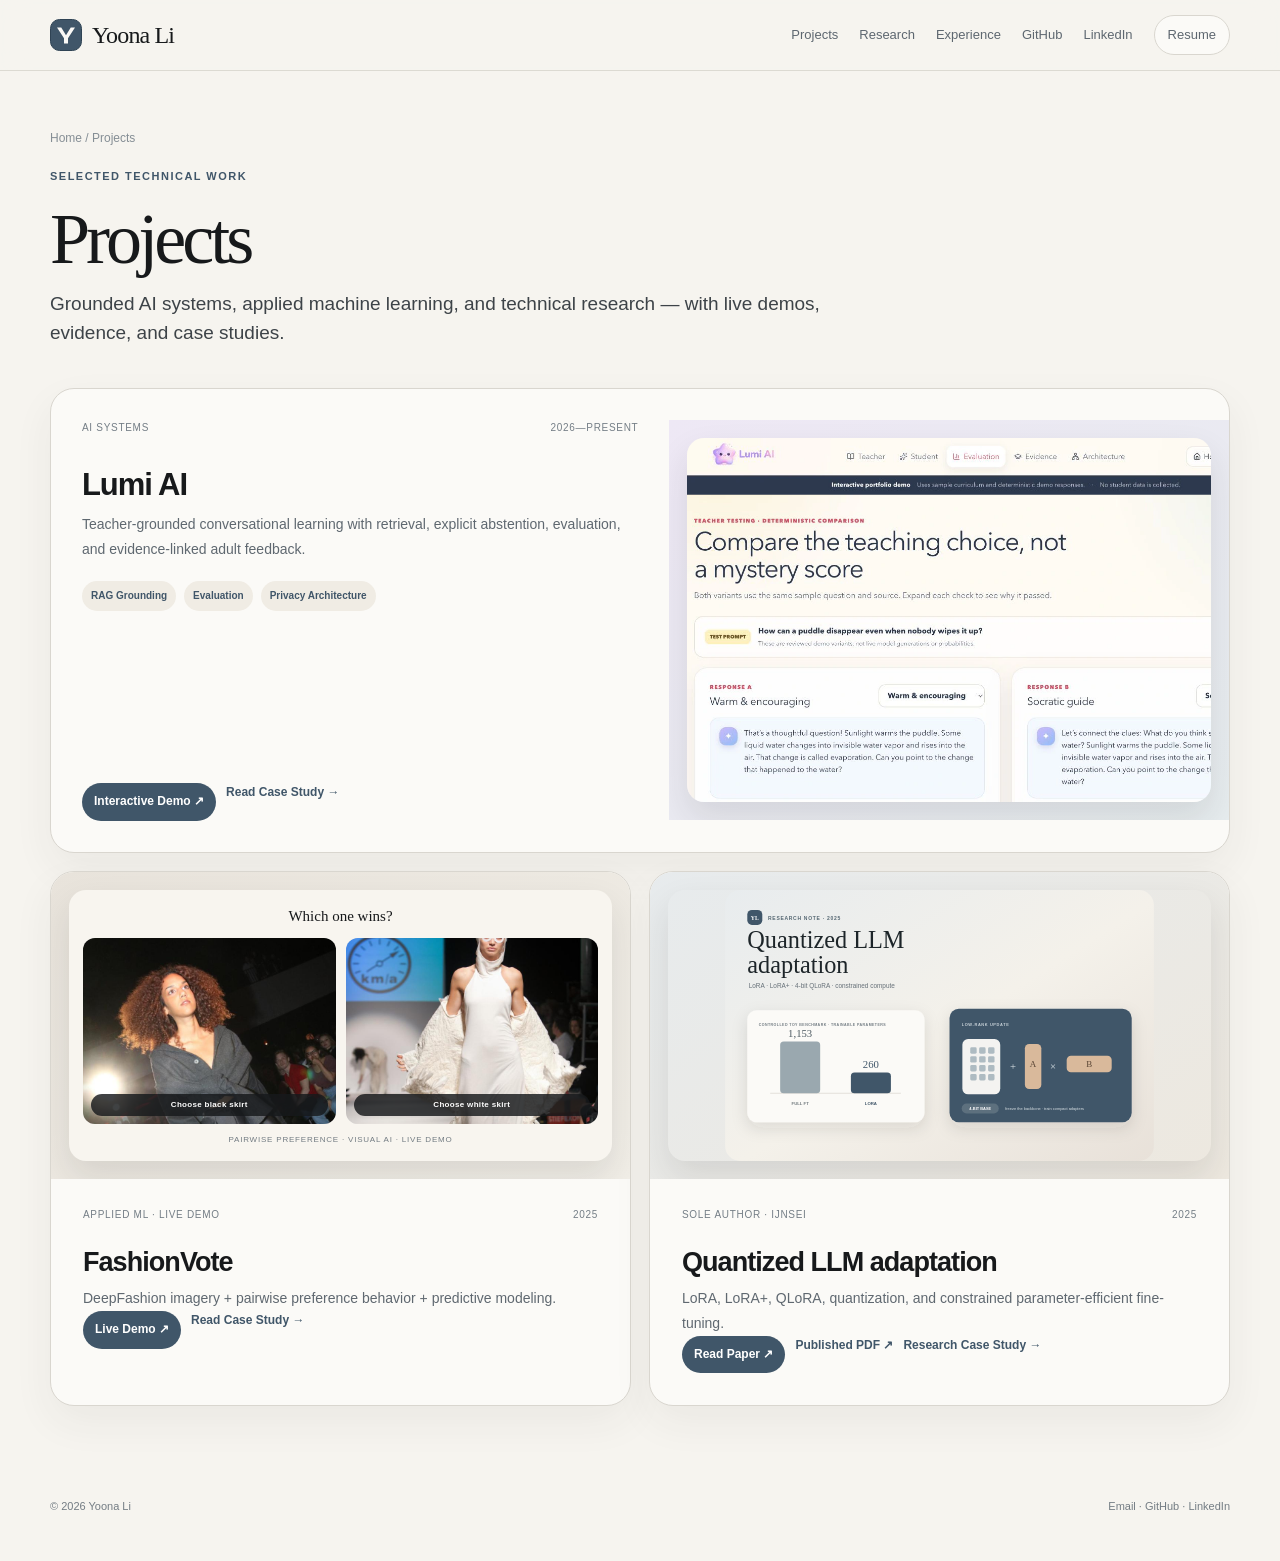
<file: projects/index.html>
<!doctype html><html lang="en"><head><meta charset="utf-8"><meta name="viewport" content="width=device-width,initial-scale=1"><meta name="theme-color" content="#405669"><title>Projects | Yoona Li</title><link rel="icon" href="../assets/favicon.svg" type="image/svg+xml"><link rel="apple-touch-icon" href="../assets/yl-mark.svg"><style>
:root{
  --bg:#f6f4ef;--panel:#fbfaf7;--panel2:#f0ece4;--ink:#17191b;--muted:#5f6870;
  --line:#d9d6cf;--accent:#405669;--accent2:#8b6b56;--accentSoft:#e6ebee;
  --max:1180px;--radius:22px;--shadow:0 16px 42px rgba(57,49,43,.06);
}
*{box-sizing:border-box}html{scroll-behavior:smooth}body{margin:0;background:var(--bg);color:var(--ink);font-family:Inter,-apple-system,BlinkMacSystemFont,"Segoe UI",sans-serif;-webkit-font-smoothing:antialiased;line-height:1.6}a{color:inherit;text-decoration:none}a:hover{opacity:.74}.wrap{width:min(var(--max),calc(100% - 44px));margin:0 auto}
header{position:sticky;top:0;z-index:30;border-bottom:1px solid rgba(217,214,207,.88);background:rgba(246,244,239,.91);backdrop-filter:blur(14px)}.nav{height:70px;display:flex;align-items:center;justify-content:space-between;gap:24px}.brand{display:inline-flex;align-items:center;gap:10px;font-family:Georgia,"Times New Roman",serif;font-size:24px;letter-spacing:-.035em}.brand-mark{width:32px;height:32px;display:inline-flex;flex:0 0 auto}.brand-mark img{display:block;width:100%;height:100%}.navlinks{display:flex;gap:21px;align-items:center;color:#5e6770;font-size:13px}.resume-pill{padding:9px 13px;border:1px solid var(--line);border-radius:999px;background:var(--panel)}
.hero{display:grid;grid-template-columns:minmax(0,1fr) 330px;gap:62px;align-items:center;padding:78px 0 48px}.eyebrow{font-size:11px;font-weight:750;letter-spacing:.135em;text-transform:uppercase;color:var(--accent);margin-bottom:17px}.hero h1,.page-hero h1{font-family:Georgia,"Times New Roman",serif;font-weight:500;letter-spacing:-.055em}.hero h1{margin:0 0 18px;font-size:clamp(54px,8vw,88px);line-height:.95}.hero-title{font-size:24px;line-height:1.38;max-width:760px;letter-spacing:-.028em;margin:0 0 14px}.hero-copy{max-width:760px;color:var(--muted);font-size:15px;line-height:1.8;margin:0}.socials,.actions,.chips{display:flex;flex-wrap:wrap;gap:10px}.socials{margin-top:26px}.social,.btn{display:inline-flex;align-items:center;justify-content:center;gap:7px;padding:10px 13px;background:var(--panel);border:1px solid var(--line);border-radius:999px;font-size:13px;font-weight:650;box-shadow:var(--shadow)}.social.primary,.btn.primary{background:var(--ink);color:#fff;border-color:var(--ink)}.btn.accent{background:var(--accent);color:#fff;border-color:var(--accent)}
.portrait-card{background:var(--panel);border:1px solid var(--line);border-radius:26px;padding:14px;box-shadow:var(--shadow)}.portrait{display:block;width:100%;aspect-ratio:4/5;object-fit:cover;object-position:center top;border-radius:17px;background:#e7e4dd}.portrait-meta{display:flex;justify-content:space-between;gap:12px;padding:12px 3px 1px;color:#7b838a;font-size:11px}
.current-strip{display:flex;gap:12px;align-items:flex-start;border-top:1px solid var(--line);border-bottom:1px solid var(--line);padding:15px 0;margin-bottom:55px;color:var(--muted);font-size:13px}.current-strip strong{color:var(--ink);white-space:nowrap}.section{padding:10px 0 67px}.rule{height:1px;background:var(--line);margin-bottom:30px}.section-head{display:grid;grid-template-columns:130px 1fr;gap:28px;margin-bottom:27px}.sec-no{font-size:10px;letter-spacing:.135em;color:#969da3;padding-top:10px}.section h2,.section-head h2{margin:0;font-family:Georgia,"Times New Roman",serif;font-size:39px;font-weight:500;letter-spacing:-.04em;line-height:1.1}.section-copy{margin:9px 0 0;color:var(--muted);font-size:14px;line-height:1.75;max-width:780px}
.featured{display:grid;gap:18px}.feature-card{background:var(--panel);border:1px solid var(--line);border-radius:24px;box-shadow:var(--shadow);overflow:hidden}.feature-card.hero-project{display:grid;grid-template-columns:1.05fr .95fr;min-height:465px}.feature-copy{padding:31px;display:flex;flex-direction:column}.project-kicker{display:flex;justify-content:space-between;gap:12px;color:#747e86;font-size:10px;letter-spacing:.07em;text-transform:uppercase}.feature-copy h3{font-size:31px;line-height:1.12;letter-spacing:-.035em;margin:32px 0 10px}.feature-copy p{color:var(--muted);font-size:14px;line-height:1.78;margin:0}.signal-row{display:flex;gap:8px;flex-wrap:wrap;margin:19px 0}.signal{padding:7px 9px;border-radius:999px;background:var(--panel2);font-size:10px;font-weight:700;color:var(--accent)}.evidence{margin:0 0 20px;padding-left:18px;color:#505b63;font-size:13px;line-height:1.7}.actions{margin-top:auto}.actions a{font-size:12px;font-weight:750;color:var(--accent)}.actions .primary-link{padding:9px 12px;background:var(--accent);border-radius:999px;color:white}.two-cards{display:grid;grid-template-columns:1fr 1fr;gap:18px}.small-feature{display:flex;flex-direction:column}.small-feature .feature-copy{padding:28px 32px 32px;overflow:visible}.small-feature .project-kicker{margin-bottom:24px}.small-feature .feature-copy h3{font-size:27px;margin:0 0 9px;position:relative;z-index:1}
.preview{position:relative;min-height:100%;padding:24px;background:linear-gradient(145deg,#eef0ec 0%,#e4e8e8 100%);overflow:hidden}.preview:after{content:"DEMO PREVIEW";position:absolute;right:17px;bottom:13px;font-size:9px;letter-spacing:.13em;color:#879098}.window{height:100%;border:1px solid rgba(64,86,105,.17);border-radius:18px;background:#fbfaf7;box-shadow:0 14px 30px rgba(56,61,64,.09);overflow:hidden}.window-top{height:34px;display:flex;align-items:center;gap:6px;padding:0 12px;border-bottom:1px solid #e5e1d9;background:#f5f2eb}.dot{width:7px;height:7px;border-radius:50%;background:#c9c4ba}.demo-body{display:grid;grid-template-columns:94px 1fr;height:calc(100% - 34px)}.demo-nav{padding:14px 10px;border-right:1px solid #e7e3dc;background:#f7f4ee}.demo-nav span{display:block;font-size:8px;color:#858b8f;padding:7px 5px;border-radius:6px;margin-bottom:3px}.demo-nav span.active{background:#e5eaec;color:#405669;font-weight:700}.demo-content{padding:16px}.mini-label{font-size:8px;color:#8c9296;letter-spacing:.1em;text-transform:uppercase}.mini-title{font-family:Georgia,serif;font-size:17px;margin:5px 0 12px}.knowledge{border:1px solid #ddd9d0;border-radius:10px;padding:9px;margin-bottom:9px}.knowledge strong{display:block;font-size:9px}.knowledge span{font-size:8px;color:#777f84}.chat{display:grid;gap:7px;margin-top:8px}.bubble{max-width:82%;padding:8px 9px;border-radius:10px;font-size:8px;line-height:1.5;background:#ede9e1;color:#5d646a}.bubble.ai{margin-left:auto;background:#e2eaed;color:#3e535f}.source-line{font-size:7px;color:#667b87;margin-top:3px}.rubrics{display:grid;grid-template-columns:repeat(3,1fr);gap:5px;margin-top:9px}.rubric{font-size:7px;padding:7px;border-radius:7px;background:#eef0ec;color:#687078}.rubric b{display:block;color:#405669;font-size:8px}
.vote-preview{background:linear-gradient(145deg,#eee9e1,#e6e8e5);display:grid;place-items:center}.vote-shell{width:90%;height:85%;border:1px solid rgba(64,86,105,.16);background:#fbfaf7;border-radius:18px;padding:15px;box-shadow:0 14px 30px rgba(56,61,64,.08)}.vote-title{text-align:center;font-family:Georgia,serif;font-size:16px;margin:2px 0 12px}.looks{display:grid;grid-template-columns:1fr 1fr;gap:9px}.look{height:94px;border-radius:10px;background:linear-gradient(160deg,#d5d1c9,#f1eee7);display:flex;align-items:flex-end;justify-content:center;padding:8px;font-size:8px;color:#6d747a;position:relative}.look:before{content:"";position:absolute;width:42px;height:56px;top:14px;border-radius:18px 18px 11px 11px;background:#aab2b5;clip-path:polygon(20% 0,37% 9%,63% 9%,80% 0,100% 19%,82% 34%,82% 100%,18% 100%,18% 34%,0 19%)}.look:nth-child(2):before{background:#8d827a}.vote-buttons{display:grid;grid-template-columns:1fr 1fr;gap:9px;margin-top:8px}.vote-buttons span{text-align:center;padding:6px;border-radius:999px;background:#405669;color:#fff;font-size:8px}.vote-meta{text-align:center;margin-top:8px;font-size:7px;color:#8a9093}
.project-visual{position:relative;min-height:0;padding:18px;display:flex;align-items:center;justify-content:center;overflow:hidden}.project-visual>img{display:block;width:100%;height:100%;object-fit:contain;border-radius:17px;box-shadow:0 16px 34px rgba(40,40,35,.11)}.project-visual.lumi-visual>img{object-fit:cover;object-position:left top}.hero-project .project-visual{height:400px;min-height:0;align-self:center;background:linear-gradient(145deg,#eee8f5,#e6ecee)}.small-feature .project-visual{width:100%;height:auto;min-height:0;aspect-ratio:16/8.5;flex:0 0 auto;background:#ece8e1}.project-visual.fashion-visual{background:linear-gradient(145deg,#e8e3db,#f1eee7)}.project-visual.research-visual{background:linear-gradient(145deg,#e7ebed,#ede8df)}.fashion-composite{width:100%;height:100%;padding:14px;border-radius:17px;background:#f8f5ef;box-shadow:0 16px 34px rgba(40,40,35,.11);display:grid;grid-template-rows:auto 1fr auto;gap:10px}.fv-title{text-align:center;font-family:Georgia,serif;font-size:15px}.fv-looks{display:grid;grid-template-columns:1fr 1fr;gap:10px;min-height:0}.fv-look{position:relative;overflow:hidden;border-radius:12px;background:#ddd}.fv-look img{width:100%;height:100%;display:block;object-fit:cover;object-position:center 24%}.fv-look span{position:absolute;left:8px;right:8px;bottom:8px;padding:5px 7px;border-radius:999px;background:rgba(23,25,27,.82);color:#fff;text-align:center;font-size:8px;font-weight:750;letter-spacing:.04em}.fv-meta{text-align:center;font-size:8px;letter-spacing:.1em;color:#727b82;text-transform:uppercase}
.list{display:grid}.row{display:grid;grid-template-columns:165px 1fr;gap:30px;padding:20px 0;border-top:1px solid var(--line)}.row:first-child{border-top:0}.date{font-size:11px;color:#939aa0;padding-top:4px}.row h3{margin:0;font-size:18px;letter-spacing:-.015em}.role{color:var(--accent);font-weight:700;font-size:12px;margin:4px 0 8px}.row p{color:var(--muted);font-size:13px;line-height:1.72;margin:0;max-width:850px}
.other-grid{display:grid;grid-template-columns:1fr 1fr;gap:16px}.other-card{border:1px solid var(--line);background:var(--panel);border-radius:18px;padding:21px}.other-card h3{margin:0 0 7px;font-size:18px}.other-card p{margin:0;color:var(--muted);font-size:13px;line-height:1.7}.other-card .micro{font-size:10px;letter-spacing:.08em;text-transform:uppercase;color:#92999e;margin-bottom:11px}
.contact{display:grid;grid-template-columns:1fr auto;gap:30px;align-items:end;border:1px solid var(--line);background:var(--panel);border-radius:26px;padding:30px;box-shadow:var(--shadow)}.contact h2{font-size:36px}.contact p{margin:9px 0 0;color:var(--muted);font-size:14px;max-width:650px}.contact-actions{display:flex;gap:10px;flex-wrap:wrap;justify-content:flex-end}footer{padding:25px 0 45px;color:#737c83;font-size:11px;display:flex;justify-content:space-between;gap:20px}
.page-hero{padding:58px 0 30px}.breadcrumb{font-size:12px;color:#858e95;margin-bottom:20px}.page-hero h1{font-size:clamp(44px,7vw,72px);line-height:1;margin:0 0 14px}.page-lead{font-size:19px;line-height:1.55;max-width:850px;color:#3d4348;margin:0}.meta-bar{display:flex;flex-wrap:wrap;gap:8px;margin-top:20px}.meta-chip{font-size:10px;font-weight:700;color:var(--accent);padding:7px 9px;background:var(--panel2);border-radius:999px}.detail-grid{display:grid;grid-template-columns:1fr 300px;gap:30px}.article{background:var(--panel);border:1px solid var(--line);border-radius:22px;padding:30px;box-shadow:var(--shadow)}.article h2{font-size:27px;margin:36px 0 12px}.article h2:first-child{margin-top:0}.article h3{font-size:17px;margin:22px 0 7px}.article p,.article li{font-size:14px;color:#5d666e;line-height:1.82}.article ul{padding-left:20px}.article .callout{padding:17px 18px;border-radius:14px;background:var(--panel2);border-left:3px solid var(--accent);margin:20px 0;color:#53606a;font-size:13px}.sidebar{display:grid;gap:13px;align-content:start}.side-card{background:var(--panel);border:1px solid var(--line);border-radius:17px;padding:18px}.side-card h4{margin:0 0 10px;text-transform:uppercase;letter-spacing:.09em;font-size:9px;color:#92999e}.side-card p{margin:0;font-size:13px;line-height:1.7;color:#56616a}.side-links{display:grid;gap:9px;font-size:13px;font-weight:750;color:var(--accent)}.arch-grid{display:grid;grid-template-columns:1fr 1fr;gap:12px;margin:14px 0}.arch{padding:16px;border:1px solid var(--line);border-radius:14px;background:#f8f6f1}.arch h3{margin:0 0 8px;font-size:14px}.arch p{font-size:12px;margin:0;color:#6f767b;line-height:1.65}.diagram{display:flex;gap:7px;flex-wrap:wrap;margin-top:12px}.node{font-size:9px;padding:7px 8px;border:1px solid #d8d4cb;border-radius:7px;background:white;color:#58636a}.figure{margin:20px 0}.figure img{width:100%;border:1px solid var(--line);border-radius:14px;background:white}.caption{font-size:10px;color:#8b9297;margin-top:6px}
@media(max-width:900px){.hero{grid-template-columns:1fr;gap:30px;padding-top:52px}.portrait-card{max-width:330px}.feature-card.hero-project{grid-template-columns:1fr}.hero-project .project-visual{height:auto;min-height:0;aspect-ratio:16/9}.two-cards,.other-grid,.detail-grid,.arch-grid{grid-template-columns:1fr}.feature-card.hero-project .preview{min-height:350px}.section-head{grid-template-columns:1fr;gap:5px}.row{grid-template-columns:1fr;gap:7px}.contact{grid-template-columns:1fr}.contact-actions{justify-content:flex-start}}
@media(max-width:650px){.wrap{width:min(var(--max),calc(100% - 26px))}.navlinks{gap:12px}.brand{font-size:19px;white-space:nowrap}.brand-mark{width:29px;height:29px}.hero-title{font-size:20px}.current-strip{display:block}.current-strip strong{display:block;margin-bottom:4px}.two-cards{grid-template-columns:1fr}.small-feature .feature-copy{padding:28px 24px 30px}.feature-copy{padding:23px}.navlinks .nav-optional{display:none}}
</style></head><body><header><div class="wrap nav"><a class="brand" href="../index.html" aria-label="Yoona Li home"><span class="brand-mark"><img src="../assets/yl-mark.svg" width="64" height="64" alt=""></span><span>Yoona Li</span></a><nav class="navlinks"><a href="index.html">Projects</a><a class="nav-optional" href="../index.html#research">Research</a><a class="nav-optional" href="../index.html#experience">Experience</a><a href="https://github.com/wansongyi" target="_blank" rel="noopener">GitHub</a><a class="nav-optional" href="https://www.linkedin.com/in/yoona-l-3b94a5281" target="_blank" rel="noopener">LinkedIn</a><a class="resume-pill" href="../assets/Yoona_Li_Resume.pdf" target="_blank" rel="noopener">Resume</a></nav></div></header><main class="wrap"><section class="page-hero"><div class="breadcrumb"><a href="../index.html">Home</a> / Projects</div><div class="eyebrow">Selected technical work</div><h1>Projects</h1><p class="page-lead">Grounded AI systems, applied machine learning, and technical research — with live demos, evidence, and case studies.</p></section><section class="section"><div class="featured"><article class="feature-card hero-project"><div class="feature-copy"><div class="project-kicker"><span>AI SYSTEMS</span><span>2026—Present</span></div><h3>Lumi AI</h3><p>Teacher-grounded conversational learning with retrieval, explicit abstention, evaluation, and evidence-linked adult feedback.</p><div class="signal-row"><span class="signal">RAG Grounding</span><span class="signal">Evaluation</span><span class="signal">Privacy Architecture</span></div><div class="actions"><a class="primary-link" href="https://portfolio-demo.lumi-ai-32v.pages.dev/" target="_blank" rel="noopener">Interactive Demo ↗</a><a href="lumi/index.html">Read Case Study →</a></div></div><div class="project-visual lumi-visual"><img src="../assets/lumi-evaluation-demo.webp" width="1268" height="720" loading="lazy" alt="Lumi AI Test and Compare evaluation workspace using clearly labeled sample data"></div></article><div class="two-cards"><article class="feature-card small-feature"><div class="project-visual fashion-visual"><div class="fashion-composite" role="img" aria-label="FashionVote pairwise clothing voting interface"><div class="fv-title">Which one wins?</div><div class="fv-looks"><div class="fv-look"><img src="../assets/fashionvote-look-a.jpg" width="682" height="1024" loading="lazy" alt="Black skirt fashion look"><span>Choose black skirt</span></div><div class="fv-look"><img src="../assets/fashionvote-look-b.jpg" width="740" height="1024" loading="lazy" alt="White skirt fashion look"><span>Choose white skirt</span></div></div><div class="fv-meta">Pairwise preference · Visual AI · Live demo</div></div></div><div class="feature-copy"><div class="project-kicker"><span>APPLIED ML · LIVE DEMO</span><span>2025</span></div><h3>FashionVote</h3><p>DeepFashion imagery + pairwise preference behavior + predictive modeling.</p><div class="actions"><a class="primary-link" href="https://fashionvote-demo.onrender.com" target="_blank" rel="noopener">Live Demo ↗</a><a href="fashionvote/index.html">Read Case Study →</a></div></div></article><article class="feature-card small-feature"><div class="project-visual research-visual"><img src="../assets/llm-cover.svg" width="1200" height="760" loading="lazy" alt="Controlled toy benchmark comparing trainable parameters for full fine-tuning and LoRA"></div><div class="feature-copy"><div class="project-kicker"><span>SOLE AUTHOR · IJNSEI</span><span>2025</span></div><h3>Quantized LLM adaptation</h3><p>LoRA, LoRA+, QLoRA, quantization, and constrained parameter-efficient fine-tuning.</p><div class="actions"><a class="primary-link" href="../assets/Quantized_LLM_Paper.pdf" target="_blank" rel="noopener">Read Paper ↗</a><a href="https://globalacadbridge.org/IJNSEI/article/download/8/14/44" target="_blank" rel="noopener">Published PDF ↗</a><a href="quantized-llm/index.html">Research Case Study →</a></div></div></article></div></div></section></main><div class="wrap"><footer><span>© 2026 Yoona Li</span><span><a href="mailto:yoonali@engineering.upenn.edu">Email</a> · <a href="https://github.com/wansongyi" target="_blank" rel="noopener">GitHub</a> · <a href="https://www.linkedin.com/in/yoona-l-3b94a5281" target="_blank" rel="noopener">LinkedIn</a></span></footer></div></body></html>
</file>
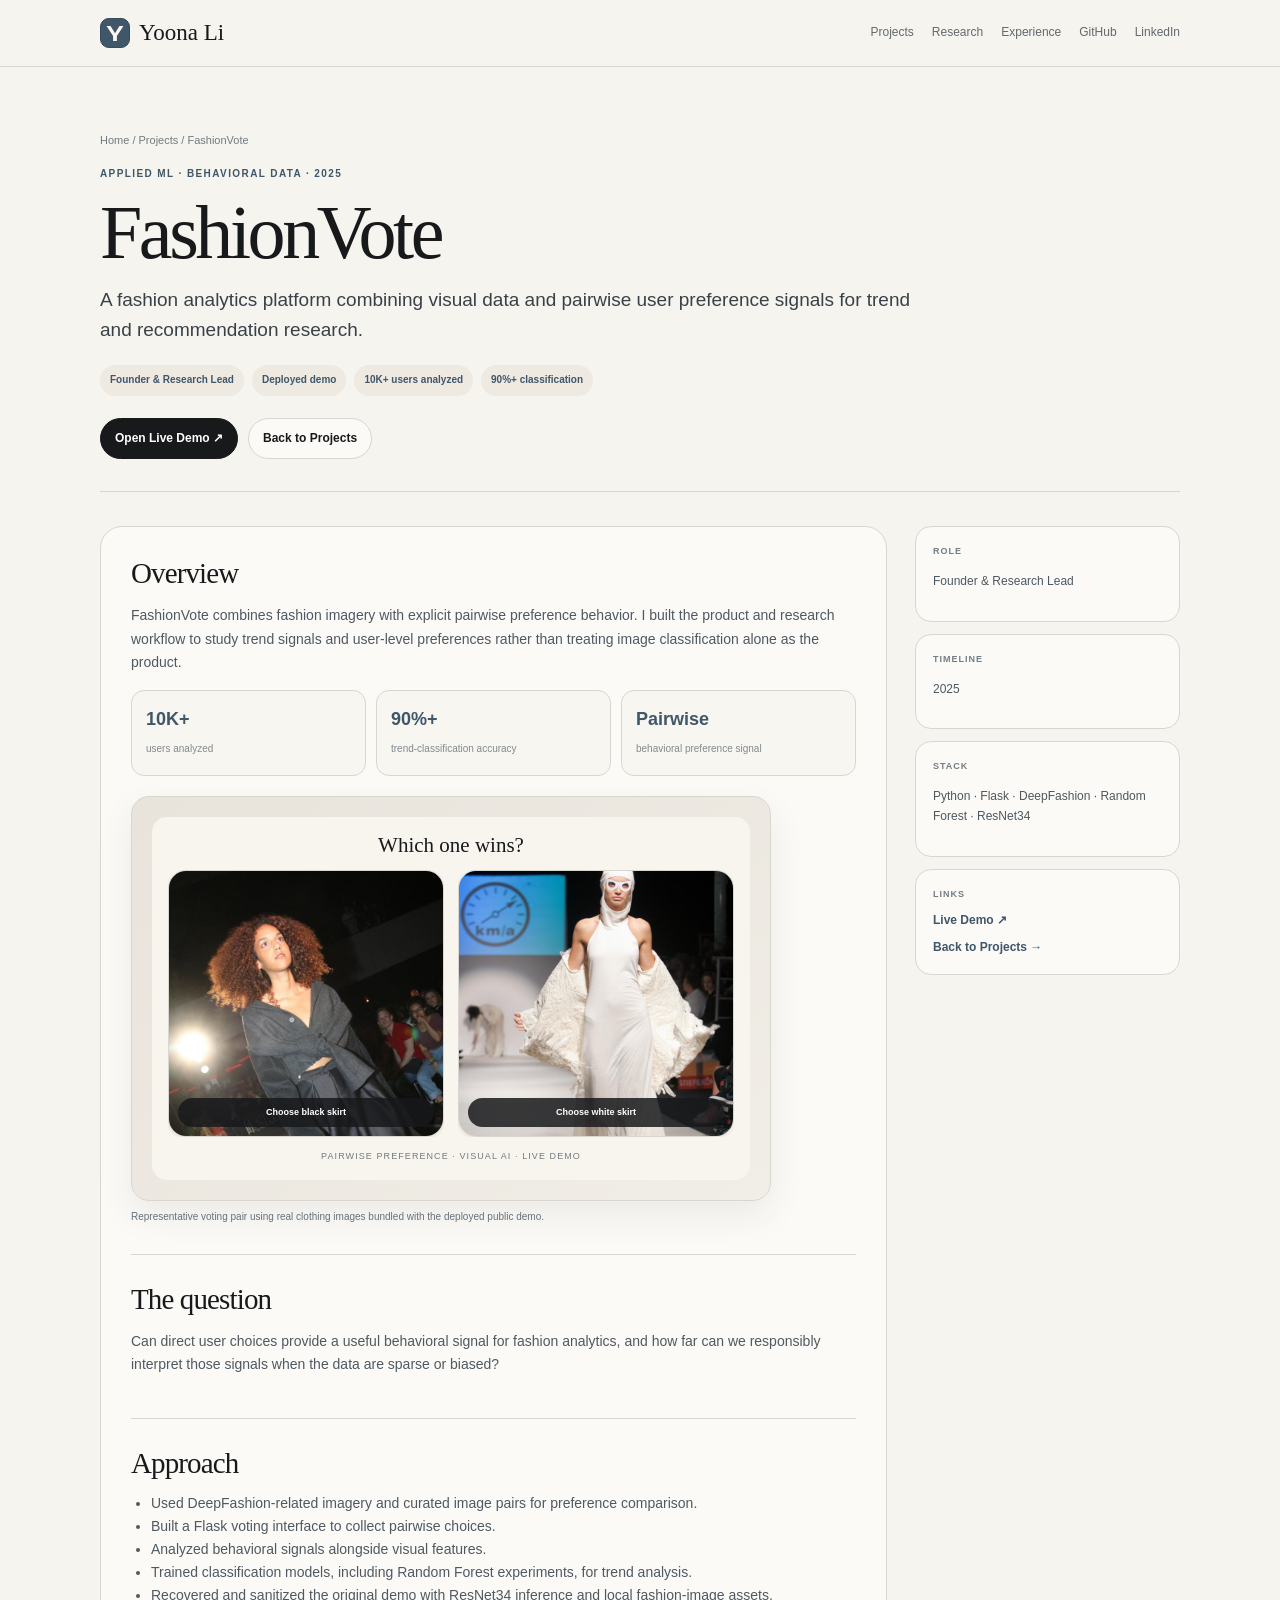
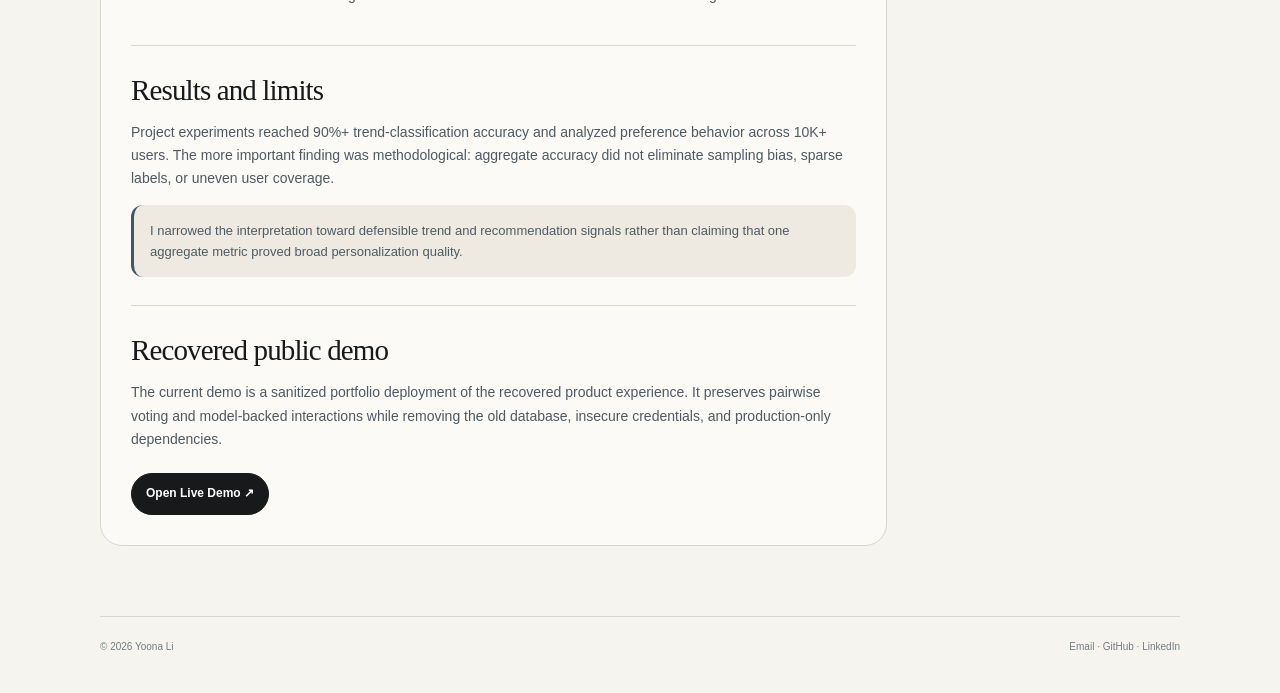
<file: projects/fashionvote/index.html>
<!doctype html>
<html lang="en"><head><meta charset="utf-8"><meta name="viewport" content="width=device-width,initial-scale=1">
<meta name="description" content="FashionVote case study by Yoona Li"><meta name="theme-color" content="#405669"><title>FashionVote | Yoona Li</title><link rel="icon" href="../../assets/favicon.svg" type="image/svg+xml"><link rel="apple-touch-icon" href="../../assets/yl-mark.svg">
<style>
:root{--bg:#f6f4ef;--panel:#fbfaf7;--ink:#17191b;--muted:#667078;--line:#d9d6cf;--accent:#405669;--soft:#eee9e1;--max:1080px}
*{box-sizing:border-box}html{scroll-behavior:smooth}body{margin:0;background:var(--bg);color:var(--ink);font-family:Inter,-apple-system,BlinkMacSystemFont,"Segoe UI",sans-serif;line-height:1.65}
a{color:inherit;text-decoration:none}a:hover{opacity:.72}.wrap{width:min(var(--max),calc(100% - 36px));margin:auto}
header{position:sticky;top:0;z-index:10;background:rgba(246,244,239,.94);backdrop-filter:blur(12px);border-bottom:1px solid var(--line)}
nav{height:66px;display:flex;align-items:center;justify-content:space-between;gap:20px}.brand{display:inline-flex;align-items:center;gap:9px;white-space:nowrap;font:500 23px Georgia,serif}.brand-mark{width:30px;height:30px;display:inline-flex}.brand-mark img{width:100%;height:100%;display:block}.navlinks{display:flex;gap:18px;font-size:12px;color:#626a70}
.hero{padding:64px 0 32px;border-bottom:1px solid var(--line)}.crumb{font-size:11px;color:#707a82;margin-bottom:17px}.eyebrow{font-size:10px;font-weight:800;letter-spacing:.14em;text-transform:uppercase;color:var(--accent)}
h1{font:500 clamp(46px,7vw,76px)/.98 Georgia,serif;letter-spacing:-.045em;margin:12px 0 16px}.lead{font-size:19px;max-width:820px;line-height:1.58;margin:0;color:#394148}
.meta{display:flex;flex-wrap:wrap;gap:8px;margin-top:20px}.chip{background:var(--soft);border-radius:999px;padding:7px 10px;font-size:10px;font-weight:700;color:var(--accent)}
.ctas{display:flex;flex-wrap:wrap;gap:10px;margin-top:22px}.btn{display:inline-flex;padding:10px 14px;border-radius:999px;border:1px solid var(--line);font-size:12px;font-weight:750;background:var(--panel)}
.btn.primary{background:var(--ink);color:white;border-color:var(--ink)}
.layout{display:grid;grid-template-columns:minmax(0,1fr) 265px;gap:28px;padding:34px 0 70px}
article{background:var(--panel);border:1px solid var(--line);border-radius:22px;padding:30px}
section.block{padding:0 0 28px;margin:0 0 28px;border-bottom:1px solid var(--line)}section.block:last-child{border-bottom:0;margin-bottom:0;padding-bottom:0}
h2{font:500 29px Georgia,serif;letter-spacing:-.03em;margin:0 0 12px}h3{font-size:15px;margin:20px 0 7px}
p,li{font-size:14px;color:#4f5961}ul{padding-left:20px;margin:10px 0}.callout{background:var(--soft);border-left:3px solid var(--accent);padding:15px 16px;border-radius:12px;font-size:13px;color:#4e5b63}
.kpis{display:grid;grid-template-columns:repeat(3,1fr);gap:10px;margin:16px 0}.kpi{padding:14px;border:1px solid var(--line);border-radius:13px;background:#f8f6f1}.kpi strong{display:block;font-size:18px;color:var(--accent)}.kpi span{font-size:10px;color:#82898e}
.flow{display:flex;flex-wrap:wrap;gap:8px;margin:14px 0}.node{padding:9px 10px;border:1px solid var(--line);border-radius:9px;background:#f8f6f1;font-size:11px}.arrow{align-self:center;color:#999}
.compare{display:grid;grid-template-columns:1fr 1fr;gap:12px;margin-top:12px}.panel{padding:16px;border:1px solid var(--line);border-radius:14px;background:#f8f6f1}.panel h3{margin-top:0}.panel p{font-size:12px}
figure{margin:20px 0 0}figure img{display:block;width:min(100%,640px);height:auto;max-height:400px;aspect-ratio:auto;object-fit:contain;border:1px solid var(--line);border-radius:18px;background:white;box-shadow:0 14px 34px rgba(57,49,43,.08)}figcaption{font-size:10px;color:#66717a;margin-top:8px}.fashion-case-preview{width:min(100%,640px);aspect-ratio:1200/760;padding:20px;border:1px solid var(--line);border-radius:18px;background:linear-gradient(145deg,#e8e3db,#f1eee7);box-shadow:0 14px 34px rgba(57,49,43,.08)}.fashion-case-preview .fashion-composite{height:100%;padding:16px;border-radius:15px;background:#f8f5ef;display:grid;grid-template-rows:auto 1fr auto;gap:12px}.fashion-case-preview .fv-title{text-align:center;font:500 21px Georgia,serif}.fashion-case-preview .fv-looks{display:grid;grid-template-columns:1fr 1fr;gap:14px;min-height:0}.fashion-case-preview .fv-look{position:relative;overflow:hidden;border-radius:12px}.fashion-case-preview .fv-look img{width:100%;height:100%;display:block;object-fit:cover;object-position:center 24%}.fashion-case-preview .fv-look span{position:absolute;left:10px;right:10px;bottom:10px;padding:7px;border-radius:999px;background:rgba(23,25,27,.84);color:#fff;text-align:center;font-size:9px;font-weight:750}.fashion-case-preview .fv-meta{text-align:center;font-size:9px;letter-spacing:.12em;color:#727b82;text-transform:uppercase}
aside{display:grid;gap:12px;align-content:start}.side{background:var(--panel);border:1px solid var(--line);border-radius:16px;padding:17px}.side h4{margin:0 0 9px;font-size:9px;letter-spacing:.11em;text-transform:uppercase;color:#737d84}.side p,.side a{font-size:12px;line-height:1.7;color:#4d5860}.side a{display:block;font-weight:750;color:var(--accent);margin-top:6px}
footer{border-top:1px solid var(--line);padding:22px 0 38px;font-size:10px;color:#737c83;display:flex;justify-content:space-between;gap:20px}
@media(max-width:800px){.layout{grid-template-columns:1fr}.compare,.kpis{grid-template-columns:1fr}.navlinks .nav-optional{display:none}}
</style></head><body>
<header><div class="wrap"><nav><a class="brand" href="../../index.html" aria-label="Yoona Li home"><span class="brand-mark"><img src="../../assets/yl-mark.svg" width="64" height="64" alt=""></span><span>Yoona Li</span></a><div class="navlinks"><a href="../index.html">Projects</a><a class="nav-optional" href="../../index.html#research">Research</a><a class="nav-optional" href="../../index.html#experience">Experience</a><a href="https://github.com/wansongyi" target="_blank" rel="noopener">GitHub</a><a class="nav-optional" href="https://www.linkedin.com/in/yoona-l-3b94a5281" target="_blank" rel="noopener">LinkedIn</a></div></nav></div></header>
<main class="wrap">
<section class="hero">
<div class="crumb"><a href="../../index.html">Home</a> / <a href="../index.html">Projects</a> / FashionVote</div>
<div class="eyebrow">Applied ML · Behavioral Data · 2025</div><h1>FashionVote</h1><p class="lead">A fashion analytics platform combining visual data and pairwise user preference signals for trend and recommendation research.</p>
<div class="meta"><span class="chip">Founder &amp; Research Lead</span><span class="chip">Deployed demo</span><span class="chip">10K+ users analyzed</span><span class="chip">90%+ classification</span></div>
<div class="ctas"><a class="btn primary" href="https://fashionvote-demo.onrender.com" target="_blank" rel="noopener">Open Live Demo ↗</a><a class="btn" href="../index.html">Back to Projects</a></div>
</section>
<div class="layout"><article>
<section class="block"><h2>Overview</h2>
<p>FashionVote combines fashion imagery with explicit pairwise preference behavior. I built the product and research workflow to study trend signals and user-level preferences rather than treating image classification alone as the product.</p>
<div class="kpis"><div class="kpi"><strong>10K+</strong><span>users analyzed</span></div><div class="kpi"><strong>90%+</strong><span>trend-classification accuracy</span></div><div class="kpi"><strong>Pairwise</strong><span>behavioral preference signal</span></div></div>
<figure><div class="fashion-case-preview"><div class="fashion-composite" role="img" aria-label="FashionVote pairwise clothing voting interface"><div class="fv-title">Which one wins?</div><div class="fv-looks"><div class="fv-look"><img src="../../assets/fashionvote-look-a.jpg" width="682" height="1024" loading="lazy" alt="Black skirt fashion look"><span>Choose black skirt</span></div><div class="fv-look"><img src="../../assets/fashionvote-look-b.jpg" width="740" height="1024" loading="lazy" alt="White skirt fashion look"><span>Choose white skirt</span></div></div><div class="fv-meta">Pairwise preference · Visual AI · Live demo</div></div></div><figcaption>Representative voting pair using real clothing images bundled with the deployed public demo.</figcaption></figure>
</section>

<section class="block"><h2>The question</h2>
<p>Can direct user choices provide a useful behavioral signal for fashion analytics, and how far can we responsibly interpret those signals when the data are sparse or biased?</p></section>

<section class="block"><h2>Approach</h2>
<ul>
<li>Used DeepFashion-related imagery and curated image pairs for preference comparison.</li>
<li>Built a Flask voting interface to collect pairwise choices.</li>
<li>Analyzed behavioral signals alongside visual features.</li>
<li>Trained classification models, including Random Forest experiments, for trend analysis.</li>
<li>Recovered and sanitized the original demo with ResNet34 inference and local fashion-image assets.</li>
</ul></section>

<section class="block"><h2>Results and limits</h2>
<p>Project experiments reached 90%+ trend-classification accuracy and analyzed preference behavior across 10K+ users. The more important finding was methodological: aggregate accuracy did not eliminate sampling bias, sparse labels, or uneven user coverage.</p>
<div class="callout">I narrowed the interpretation toward defensible trend and recommendation signals rather than claiming that one aggregate metric proved broad personalization quality.</div>
</section>

<section class="block"><h2>Recovered public demo</h2>
<p>The current demo is a sanitized portfolio deployment of the recovered product experience. It preserves pairwise voting and model-backed interactions while removing the old database, insecure credentials, and production-only dependencies.</p>
<div class="ctas"><a class="btn primary" href="https://fashionvote-demo.onrender.com" target="_blank" rel="noopener">Open Live Demo ↗</a></div>
</section>
</article><aside>
<div class="side"><h4>Role</h4><p>Founder &amp; Research Lead</p></div>
<div class="side"><h4>Timeline</h4><p>2025</p></div>
<div class="side"><h4>Stack</h4><p>Python · Flask · DeepFashion · Random Forest · ResNet34</p></div>
<div class="side"><h4>Links</h4><a href="https://fashionvote-demo.onrender.com" target="_blank" rel="noopener">Live Demo ↗</a><a href="../index.html">Back to Projects →</a></div>
</aside></div>
</main>
<div class="wrap"><footer><span>© 2026 Yoona Li</span><span><a href="mailto:yoonali@engineering.upenn.edu">Email</a> · <a href="https://github.com/wansongyi" target="_blank" rel="noopener">GitHub</a> · <a href="https://www.linkedin.com/in/yoona-l-3b94a5281" target="_blank" rel="noopener">LinkedIn</a></span></footer></div>
</body></html>
</file>
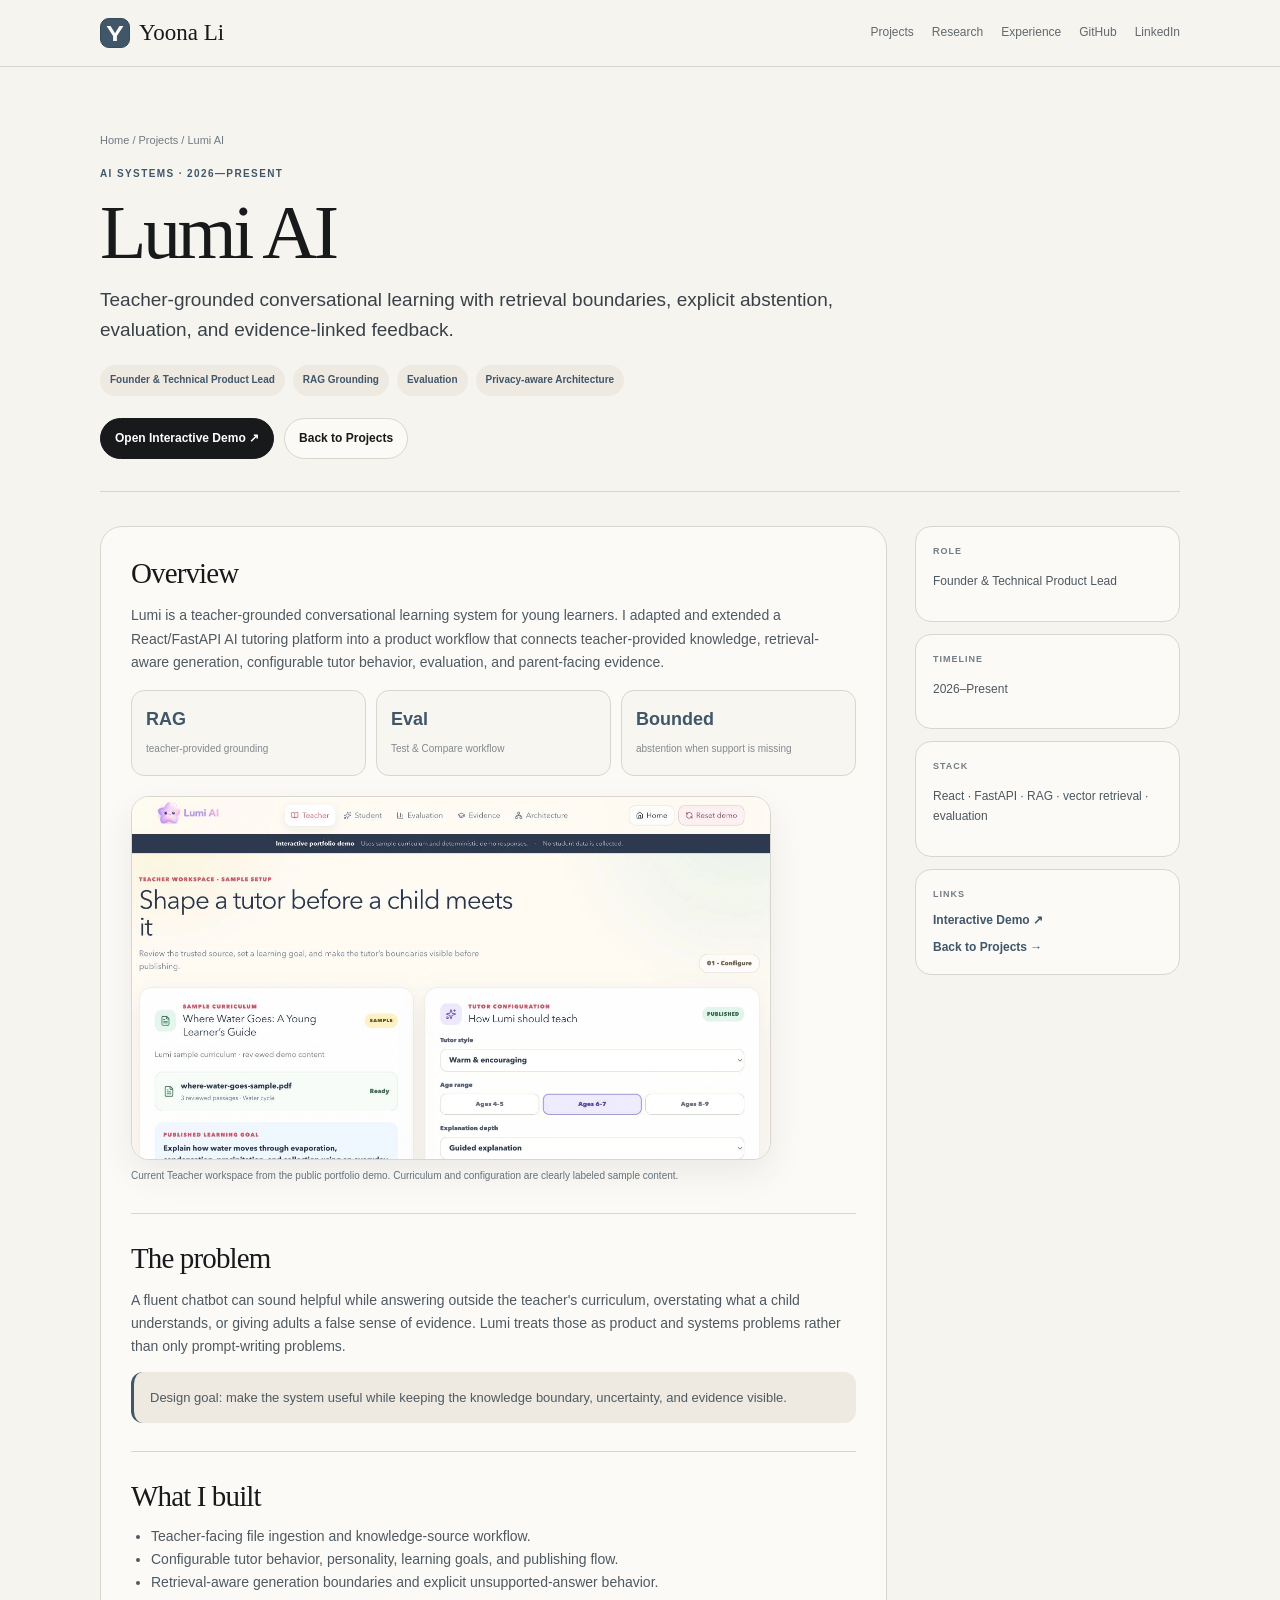
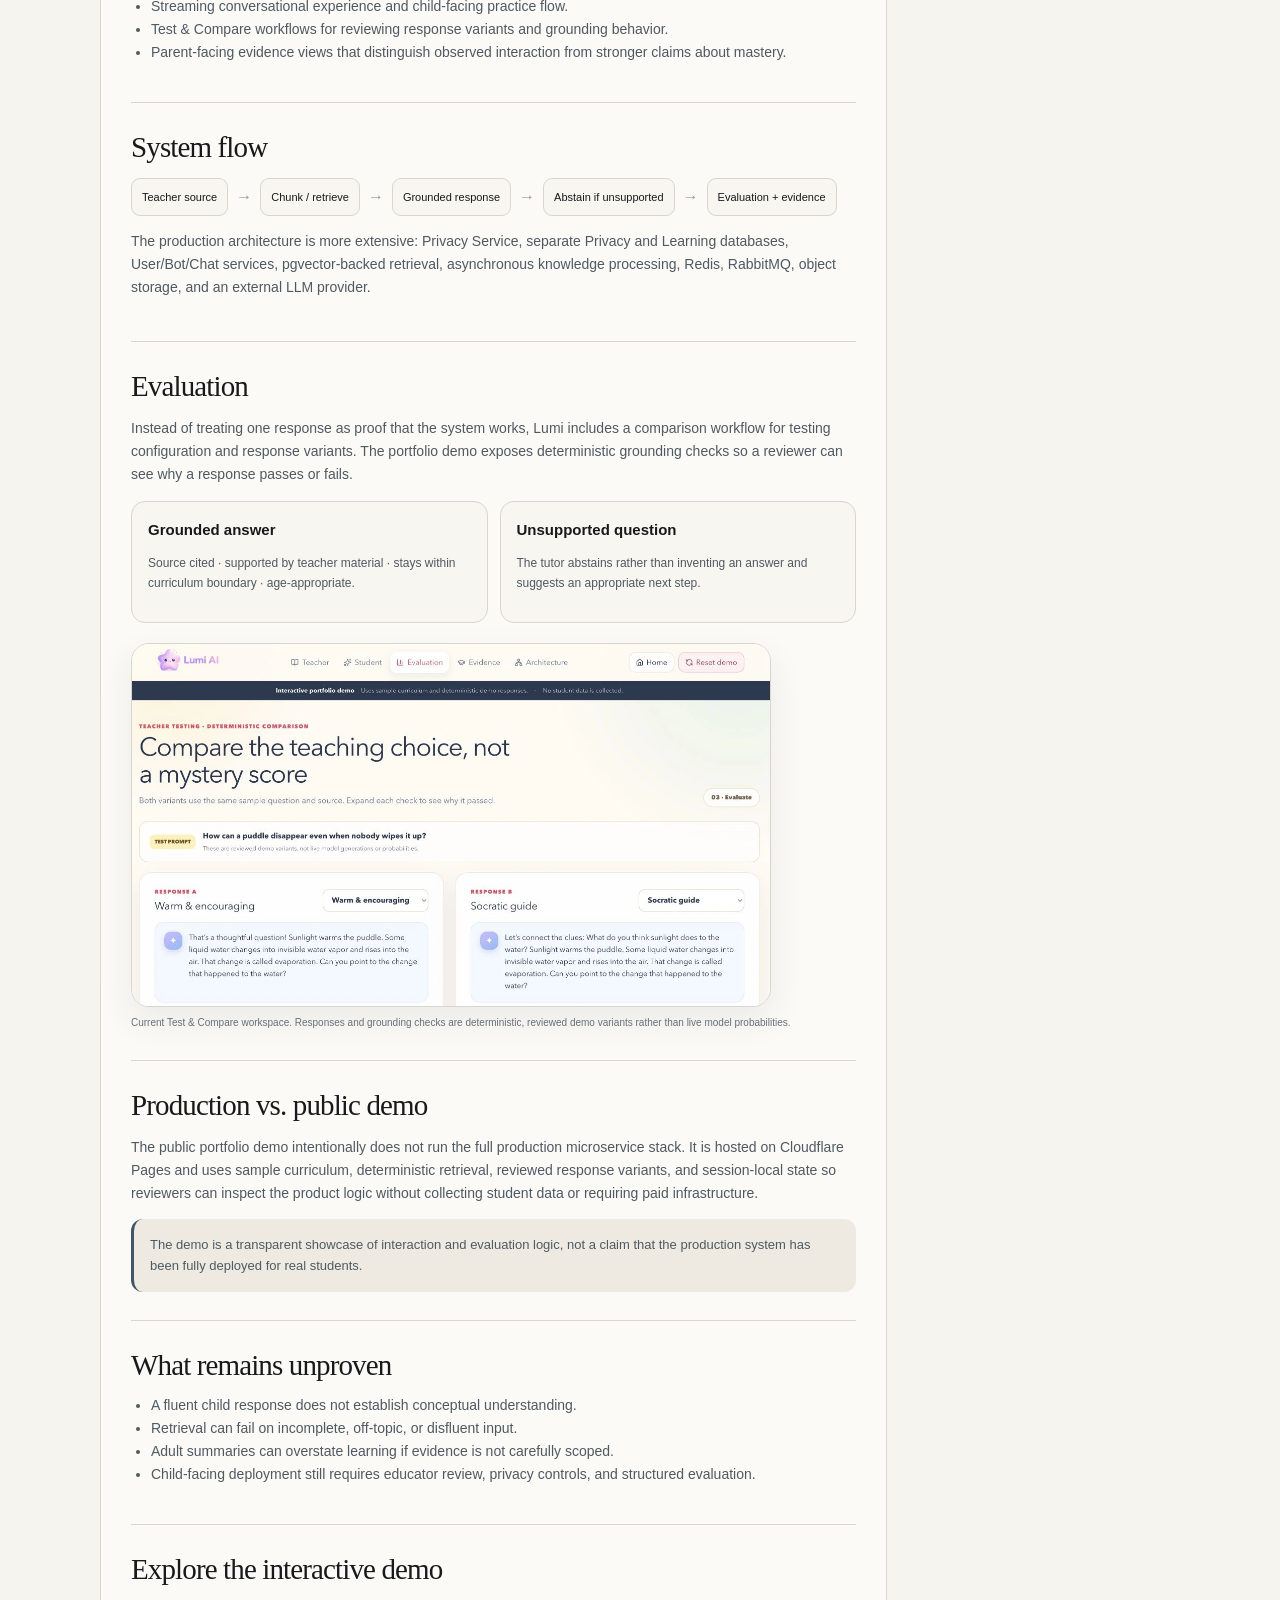
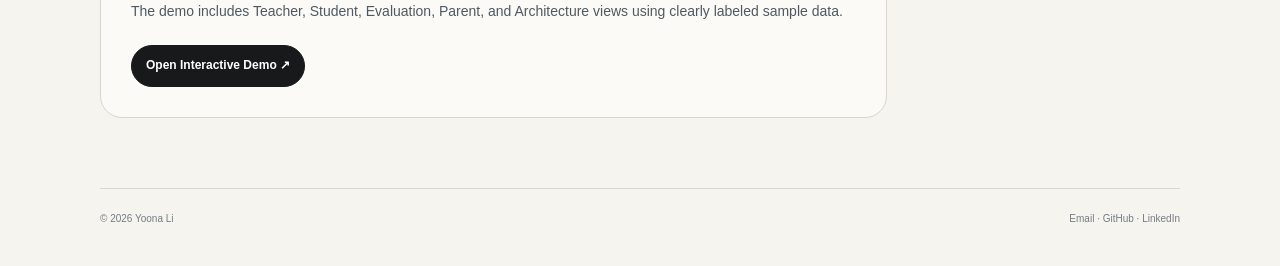
<file: projects/lumi/index.html>
<!doctype html>
<html lang="en"><head><meta charset="utf-8"><meta name="viewport" content="width=device-width,initial-scale=1">
<meta name="description" content="Lumi AI case study by Yoona Li"><meta name="theme-color" content="#405669"><title>Lumi AI | Yoona Li</title><link rel="icon" href="../../assets/favicon.svg" type="image/svg+xml"><link rel="apple-touch-icon" href="../../assets/yl-mark.svg">
<style>
:root{--bg:#f6f4ef;--panel:#fbfaf7;--ink:#17191b;--muted:#667078;--line:#d9d6cf;--accent:#405669;--soft:#eee9e1;--max:1080px}
*{box-sizing:border-box}html{scroll-behavior:smooth}body{margin:0;background:var(--bg);color:var(--ink);font-family:Inter,-apple-system,BlinkMacSystemFont,"Segoe UI",sans-serif;line-height:1.65}
a{color:inherit;text-decoration:none}a:hover{opacity:.72}.wrap{width:min(var(--max),calc(100% - 36px));margin:auto}
header{position:sticky;top:0;z-index:10;background:rgba(246,244,239,.94);backdrop-filter:blur(12px);border-bottom:1px solid var(--line)}
nav{height:66px;display:flex;align-items:center;justify-content:space-between;gap:20px}.brand{display:inline-flex;align-items:center;gap:9px;white-space:nowrap;font:500 23px Georgia,serif}.brand-mark{width:30px;height:30px;display:inline-flex}.brand-mark img{width:100%;height:100%;display:block}.navlinks{display:flex;gap:18px;font-size:12px;color:#626a70}
  .hero{padding:64px 0 32px;border-bottom:1px solid var(--line)}.crumb{font-size:11px;color:#707a82;margin-bottom:17px}.eyebrow{font-size:10px;font-weight:800;letter-spacing:.14em;text-transform:uppercase;color:var(--accent)}
h1{font:500 clamp(46px,7vw,76px)/.98 Georgia,serif;letter-spacing:-.045em;margin:12px 0 16px}.lead{font-size:19px;max-width:820px;line-height:1.58;margin:0;color:#394148}
.meta{display:flex;flex-wrap:wrap;gap:8px;margin-top:20px}.chip{background:var(--soft);border-radius:999px;padding:7px 10px;font-size:10px;font-weight:700;color:var(--accent)}
.ctas{display:flex;flex-wrap:wrap;gap:10px;margin-top:22px}.btn{display:inline-flex;padding:10px 14px;border-radius:999px;border:1px solid var(--line);font-size:12px;font-weight:750;background:var(--panel)}
.btn.primary{background:var(--ink);color:white;border-color:var(--ink)}
.layout{display:grid;grid-template-columns:minmax(0,1fr) 265px;gap:28px;padding:34px 0 70px}
article{background:var(--panel);border:1px solid var(--line);border-radius:22px;padding:30px}
section.block{padding:0 0 28px;margin:0 0 28px;border-bottom:1px solid var(--line)}section.block:last-child{border-bottom:0;margin-bottom:0;padding-bottom:0}
h2{font:500 29px Georgia,serif;letter-spacing:-.03em;margin:0 0 12px}h3{font-size:15px;margin:20px 0 7px}
  p,li{font-size:14px;color:#4f5961}ul{padding-left:20px;margin:10px 0}.callout{background:var(--soft);border-left:3px solid var(--accent);padding:15px 16px;border-radius:12px;font-size:13px;color:#4e5b63}
.kpis{display:grid;grid-template-columns:repeat(3,1fr);gap:10px;margin:16px 0}.kpi{padding:14px;border:1px solid var(--line);border-radius:13px;background:#f8f6f1}.kpi strong{display:block;font-size:18px;color:var(--accent)}.kpi span{font-size:10px;color:#82898e}
.flow{display:flex;flex-wrap:wrap;gap:8px;margin:14px 0}.node{padding:9px 10px;border:1px solid var(--line);border-radius:9px;background:#f8f6f1;font-size:11px}.arrow{align-self:center;color:#999}
.compare{display:grid;grid-template-columns:1fr 1fr;gap:12px;margin-top:12px}.panel{padding:16px;border:1px solid var(--line);border-radius:14px;background:#f8f6f1}.panel h3{margin-top:0}.panel p{font-size:12px}
  figure{margin:20px 0 0}figure img{display:block;width:min(100%,640px);height:auto;max-height:400px;aspect-ratio:auto;object-fit:contain;object-position:left top;border:1px solid var(--line);border-radius:18px;background:white;box-shadow:0 14px 34px rgba(57,49,43,.08)}figcaption{font-size:10px;color:#66717a;margin-top:8px}
  aside{display:grid;gap:12px;align-content:start}.side{background:var(--panel);border:1px solid var(--line);border-radius:16px;padding:17px}.side h4{margin:0 0 9px;font-size:9px;letter-spacing:.11em;text-transform:uppercase;color:#737d84}.side p,.side a{font-size:12px;line-height:1.7;color:#4d5860}.side a{display:block;font-weight:750;color:var(--accent);margin-top:6px}
  footer{border-top:1px solid var(--line);padding:22px 0 38px;font-size:10px;color:#737c83;display:flex;justify-content:space-between;gap:20px}
  @media(max-width:800px){.layout{grid-template-columns:1fr}.compare,.kpis{grid-template-columns:1fr}.navlinks .nav-optional{display:none}}
</style></head><body>
<header><div class="wrap"><nav><a class="brand" href="../../index.html" aria-label="Yoona Li home"><span class="brand-mark"><img src="../../assets/yl-mark.svg" width="64" height="64" alt=""></span><span>Yoona Li</span></a><div class="navlinks"><a href="../index.html">Projects</a><a class="nav-optional" href="../../index.html#research">Research</a><a class="nav-optional" href="../../index.html#experience">Experience</a><a href="https://github.com/wansongyi" target="_blank" rel="noopener">GitHub</a><a class="nav-optional" href="https://www.linkedin.com/in/yoona-l-3b94a5281" target="_blank" rel="noopener">LinkedIn</a></div></nav></div></header>
<main class="wrap">
<section class="hero">
<div class="crumb"><a href="../../index.html">Home</a> / <a href="../index.html">Projects</a> / Lumi AI</div>
<div class="eyebrow">AI Systems · 2026—Present</div><h1>Lumi AI</h1><p class="lead">Teacher-grounded conversational learning with retrieval boundaries, explicit abstention, evaluation, and evidence-linked feedback.</p>
<div class="meta"><span class="chip">Founder &amp; Technical Product Lead</span><span class="chip">RAG Grounding</span><span class="chip">Evaluation</span><span class="chip">Privacy-aware Architecture</span></div>
<div class="ctas"><a class="btn primary" href="https://portfolio-demo.lumi-ai-32v.pages.dev/" target="_blank" rel="noopener">Open Interactive Demo ↗</a><a class="btn" href="../index.html">Back to Projects</a></div>
</section>
<div class="layout"><article>
<section class="block"><h2>Overview</h2>
<p>Lumi is a teacher-grounded conversational learning system for young learners. I adapted and extended a React/FastAPI AI tutoring platform into a product workflow that connects teacher-provided knowledge, retrieval-aware generation, configurable tutor behavior, evaluation, and parent-facing evidence.</p>
<div class="kpis"><div class="kpi"><strong>RAG</strong><span>teacher-provided grounding</span></div><div class="kpi"><strong>Eval</strong><span>Test & Compare workflow</span></div><div class="kpi"><strong>Bounded</strong><span>abstention when support is missing</span></div></div>
<figure><img src="../../assets/lumi-teacher-demo.webp" width="1268" height="720" loading="lazy" alt="Lumi AI teacher workspace with sample curriculum and tutor configuration"><figcaption>Current Teacher workspace from the public portfolio demo. Curriculum and configuration are clearly labeled sample content.</figcaption></figure>
</section>

<section class="block"><h2>The problem</h2>
<p>A fluent chatbot can sound helpful while answering outside the teacher's curriculum, overstating what a child understands, or giving adults a false sense of evidence. Lumi treats those as product and systems problems rather than only prompt-writing problems.</p>
<div class="callout">Design goal: make the system useful while keeping the knowledge boundary, uncertainty, and evidence visible.</div>
</section>

<section class="block"><h2>What I built</h2>
<ul>
<li>Teacher-facing file ingestion and knowledge-source workflow.</li>
<li>Configurable tutor behavior, personality, learning goals, and publishing flow.</li>
<li>Retrieval-aware generation boundaries and explicit unsupported-answer behavior.</li>
<li>Streaming conversational experience and child-facing practice flow.</li>
<li>Test & Compare workflows for reviewing response variants and grounding behavior.</li>
<li>Parent-facing evidence views that distinguish observed interaction from stronger claims about mastery.</li>
</ul>
</section>

<section class="block"><h2>System flow</h2>
<div class="flow"><span class="node">Teacher source</span><span class="arrow">→</span><span class="node">Chunk / retrieve</span><span class="arrow">→</span><span class="node">Grounded response</span><span class="arrow">→</span><span class="node">Abstain if unsupported</span><span class="arrow">→</span><span class="node">Evaluation + evidence</span></div>
<p>The production architecture is more extensive: Privacy Service, separate Privacy and Learning databases, User/Bot/Chat services, pgvector-backed retrieval, asynchronous knowledge processing, Redis, RabbitMQ, object storage, and an external LLM provider.</p>
</section>

<section class="block"><h2>Evaluation</h2>
<p>Instead of treating one response as proof that the system works, Lumi includes a comparison workflow for testing configuration and response variants. The portfolio demo exposes deterministic grounding checks so a reviewer can see why a response passes or fails.</p>
<div class="compare">
<div class="panel"><h3>Grounded answer</h3><p>Source cited · supported by teacher material · stays within curriculum boundary · age-appropriate.</p></div>
<div class="panel"><h3>Unsupported question</h3><p>The tutor abstains rather than inventing an answer and suggests an appropriate next step.</p></div>
</div>
<figure><img src="../../assets/lumi-evaluation-demo.webp" width="1268" height="720" loading="lazy" alt="Lumi AI Test and Compare workspace with two reviewed response variants"><figcaption>Current Test &amp; Compare workspace. Responses and grounding checks are deterministic, reviewed demo variants rather than live model probabilities.</figcaption></figure>
</section>

<section class="block"><h2>Production vs. public demo</h2>
<p>The public portfolio demo intentionally does not run the full production microservice stack. It is hosted on Cloudflare Pages and uses sample curriculum, deterministic retrieval, reviewed response variants, and session-local state so reviewers can inspect the product logic without collecting student data or requiring paid infrastructure.</p>
<div class="callout">The demo is a transparent showcase of interaction and evaluation logic, not a claim that the production system has been fully deployed for real students.</div>
</section>

<section class="block"><h2>What remains unproven</h2>
<ul>
<li>A fluent child response does not establish conceptual understanding.</li>
<li>Retrieval can fail on incomplete, off-topic, or disfluent input.</li>
<li>Adult summaries can overstate learning if evidence is not carefully scoped.</li>
<li>Child-facing deployment still requires educator review, privacy controls, and structured evaluation.</li>
</ul>
</section>

<section class="block"><h2>Explore the interactive demo</h2>
<p>The demo includes Teacher, Student, Evaluation, Parent, and Architecture views using clearly labeled sample data.</p>
<div class="ctas"><a class="btn primary" href="https://portfolio-demo.lumi-ai-32v.pages.dev/" target="_blank" rel="noopener">Open Interactive Demo ↗</a></div>
</section>
</article><aside>
<div class="side"><h4>Role</h4><p>Founder &amp; Technical Product Lead</p></div>
<div class="side"><h4>Timeline</h4><p>2026–Present</p></div>
<div class="side"><h4>Stack</h4><p>React · FastAPI · RAG · vector retrieval · evaluation</p></div>
<div class="side"><h4>Links</h4><a href="https://portfolio-demo.lumi-ai-32v.pages.dev/" target="_blank" rel="noopener">Interactive Demo ↗</a><a href="../index.html">Back to Projects →</a></div>
</aside></div>
</main>
<div class="wrap"><footer><span>© 2026 Yoona Li</span><span><a href="mailto:yoonali@engineering.upenn.edu">Email</a> · <a href="https://github.com/wansongyi" target="_blank" rel="noopener">GitHub</a> · <a href="https://www.linkedin.com/in/yoona-l-3b94a5281" target="_blank" rel="noopener">LinkedIn</a></span></footer></div>
</body></html>
</file>
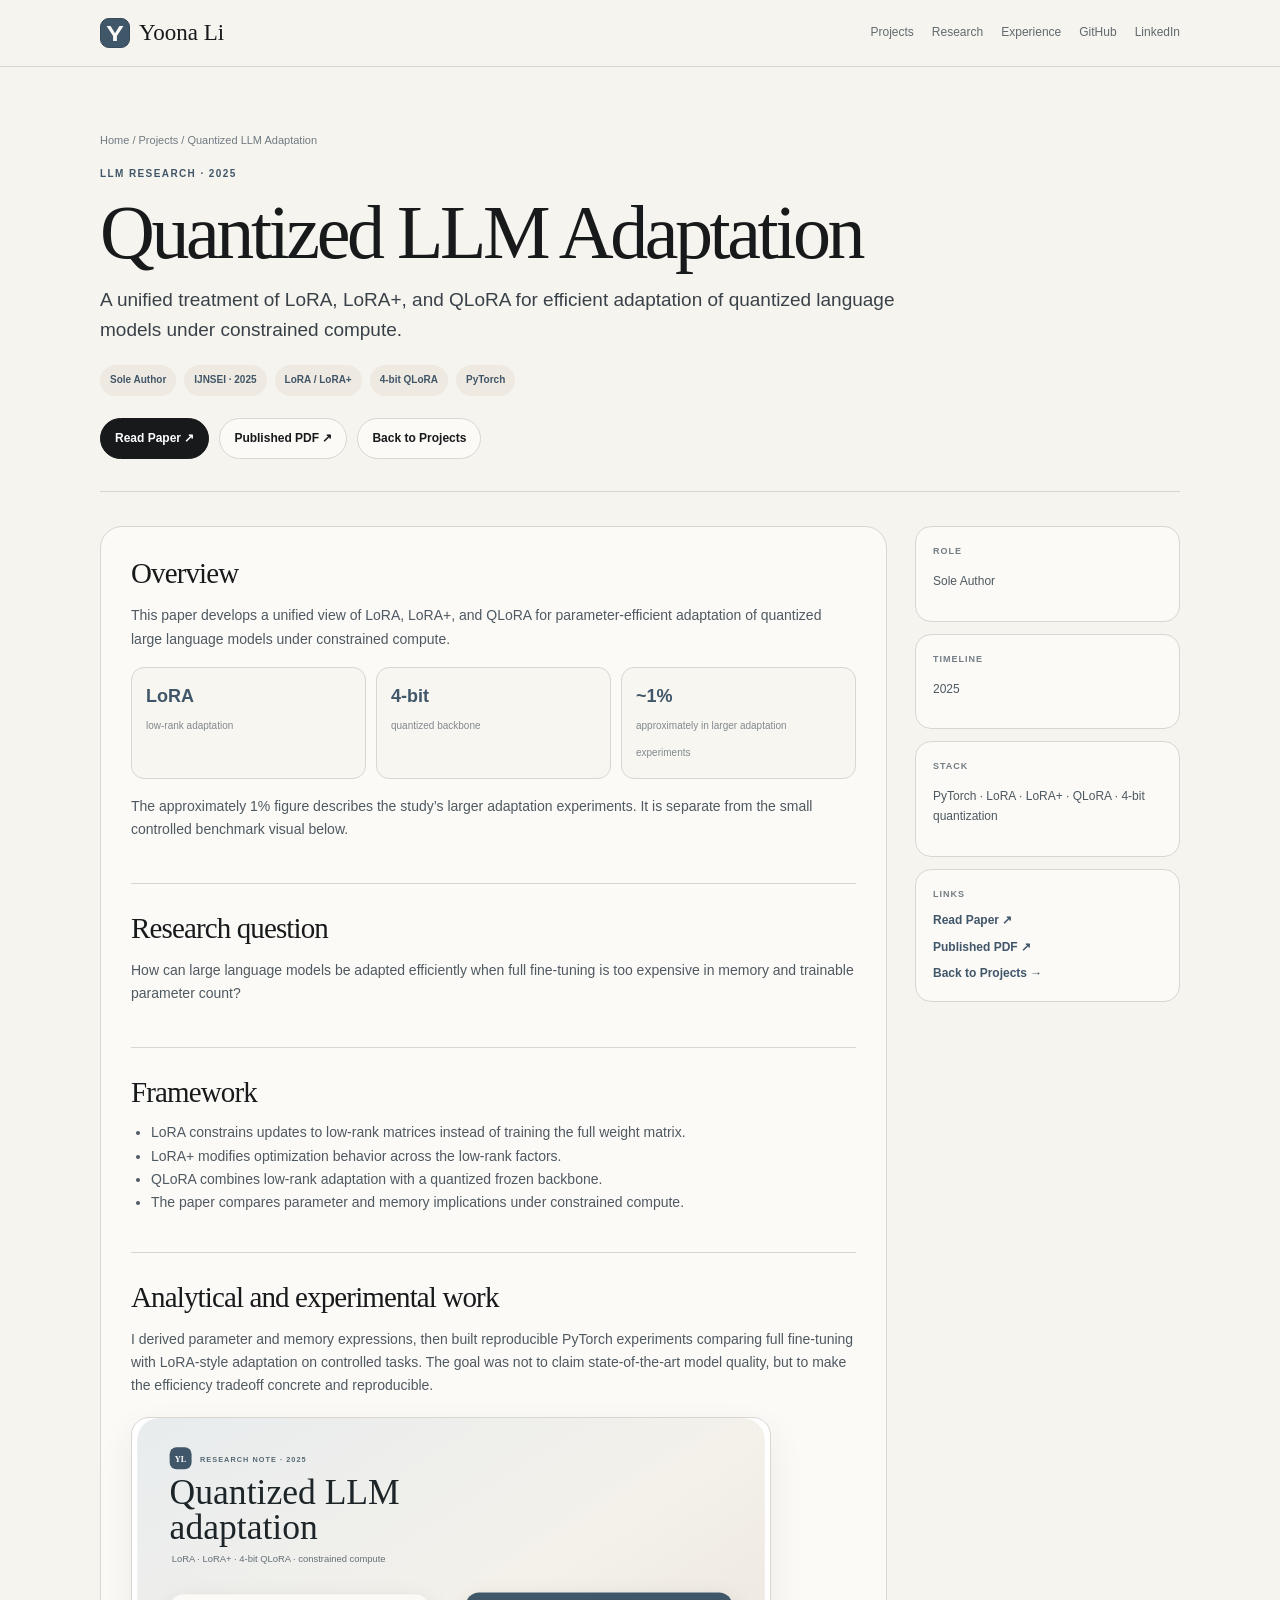
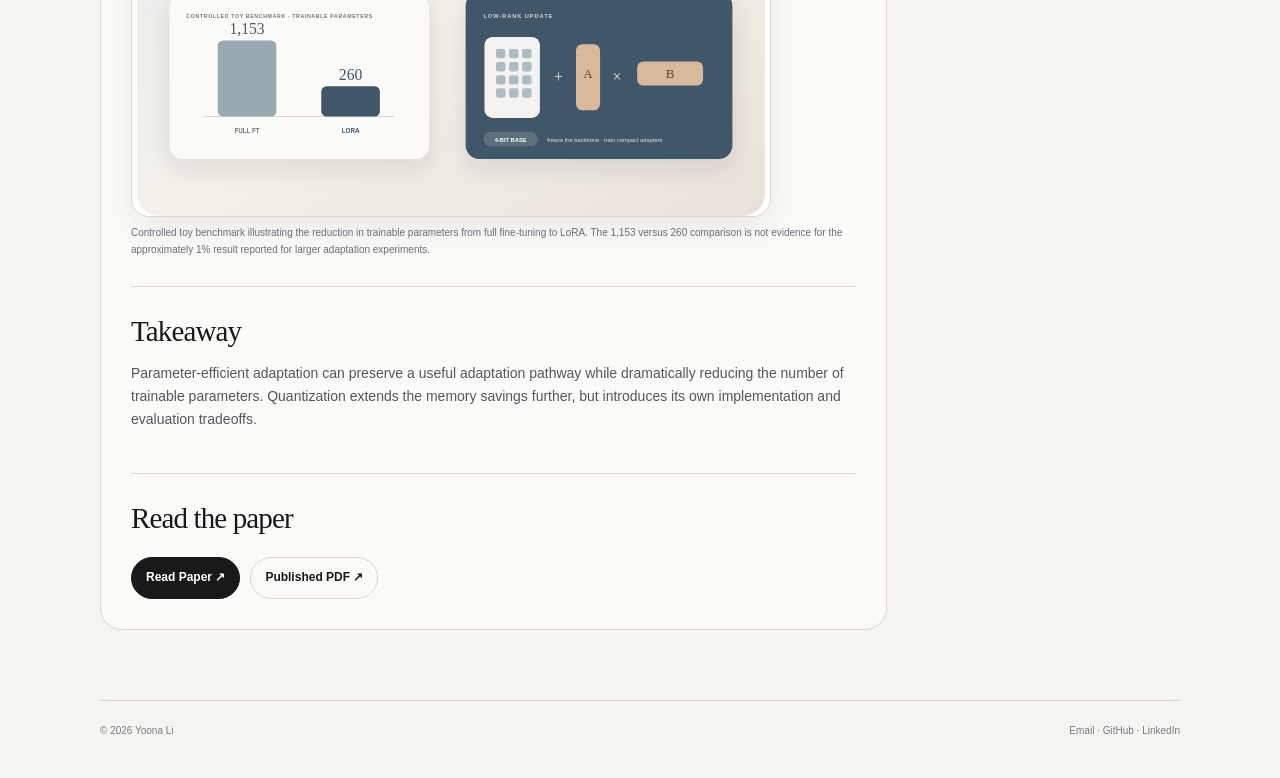
<file: projects/quantized-llm/index.html>
<!doctype html>
<html lang="en"><head><meta charset="utf-8"><meta name="viewport" content="width=device-width,initial-scale=1">
<meta name="description" content="Quantized LLM Adaptation case study by Yoona Li"><meta name="theme-color" content="#405669"><title>Quantized LLM Adaptation | Yoona Li</title><link rel="icon" href="../../assets/favicon.svg" type="image/svg+xml"><link rel="apple-touch-icon" href="../../assets/yl-mark.svg">
<style>
:root{--bg:#f6f4ef;--panel:#fbfaf7;--ink:#17191b;--muted:#667078;--line:#d9d6cf;--accent:#405669;--soft:#eee9e1;--max:1080px}
*{box-sizing:border-box}html{scroll-behavior:smooth}body{margin:0;background:var(--bg);color:var(--ink);font-family:Inter,-apple-system,BlinkMacSystemFont,"Segoe UI",sans-serif;line-height:1.65}
a{color:inherit;text-decoration:none}a:hover{opacity:.72}.wrap{width:min(var(--max),calc(100% - 36px));margin:auto}
header{position:sticky;top:0;z-index:10;background:rgba(246,244,239,.94);backdrop-filter:blur(12px);border-bottom:1px solid var(--line)}
nav{height:66px;display:flex;align-items:center;gap:20px;justify-content:space-between}.brand{display:inline-flex;align-items:center;gap:9px;white-space:nowrap;font:500 23px Georgia,serif}.brand-mark{width:30px;height:30px;display:inline-flex}.brand-mark img{width:100%;height:100%;display:block}.navlinks{display:flex;gap:18px;font-size:12px;color:#626a70}
.hero{padding:64px 0 32px;border-bottom:1px solid var(--line)}.crumb{font-size:11px;color:#707a82;margin-bottom:17px}.eyebrow{font-size:10px;font-weight:800;letter-spacing:.14em;text-transform:uppercase;color:var(--accent)}
h1{font:500 clamp(46px,7vw,76px)/.98 Georgia,serif;letter-spacing:-.045em;margin:12px 0 16px}.lead{font-size:19px;max-width:820px;line-height:1.58;margin:0;color:#394148}
.meta{display:flex;flex-wrap:wrap;gap:8px;margin-top:20px}.chip{background:var(--soft);border-radius:999px;padding:7px 10px;font-size:10px;font-weight:700;color:var(--accent)}
.ctas{display:flex;flex-wrap:wrap;gap:10px;margin-top:22px}.btn{display:inline-flex;padding:10px 14px;border-radius:999px;border:1px solid var(--line);font-size:12px;font-weight:750;background:var(--panel)}
.btn.primary{background:var(--ink);color:white;border-color:var(--ink)}
.layout{display:grid;grid-template-columns:minmax(0,1fr) 265px;gap:28px;padding:34px 0 70px}
article{background:var(--panel);border:1px solid var(--line);border-radius:22px;padding:30px}
section.block{padding:0 0 28px;margin:0 0 28px;border-bottom:1px solid var(--line)}section.block:last-child{border-bottom:0;margin-bottom:0;padding-bottom:0}
h2{font:500 29px Georgia,serif;letter-spacing:-.03em;margin:0 0 12px}h3{font-size:15px;margin:20px 0 7px}
p,li{font-size:14px;color:#4f5961}ul{padding-left:20px;margin:10px 0}.callout{background:var(--soft);border-left:3px solid var(--accent);padding:15px 16px;border-radius:12px;font-size:13px;color:#4e5b63}
.kpis{display:grid;grid-template-columns:repeat(3,1fr);gap:10px;margin:16px 0}.kpi{padding:14px;border:1px solid var(--line);border-radius:13px;background:#f8f6f1}.kpi strong{display:block;font-size:18px;color:var(--accent)}.kpi span{font-size:10px;color:#82898e}
.flow{display:flex;flex-wrap:wrap;gap:8px;margin:14px 0}.node{padding:9px 10px;border:1px solid var(--line);border-radius:9px;background:#f8f6f1;font-size:11px}.arrow{align-self:center;color:#999}
.compare{display:grid;grid-template-columns:1fr 1fr;gap:12px;margin-top:12px}.panel{padding:16px;border:1px solid var(--line);border-radius:14px;background:#f8f6f1}.panel h3{margin-top:0}.panel p{font-size:12px}
figure{margin:20px 0 0}figure img{display:block;width:min(100%,640px);height:auto;max-height:400px;aspect-ratio:auto;object-fit:contain;border:1px solid var(--line);border-radius:18px;background:white;box-shadow:0 14px 34px rgba(57,49,43,.08)}figcaption{font-size:10px;color:#66717a;margin-top:8px}
aside{display:grid;gap:12px;align-content:start}.side{background:var(--panel);border:1px solid var(--line);border-radius:16px;padding:17px}.side h4{margin:0 0 9px;font-size:9px;letter-spacing:.11em;text-transform:uppercase;color:#737d84}.side p,.side a{font-size:12px;line-height:1.7;color:#4d5860}.side a{display:block;font-weight:750;color:var(--accent);margin-top:6px}
footer{border-top:1px solid var(--line);padding:22px 0 38px;font-size:10px;color:#737c83;display:flex;justify-content:space-between;gap:20px}
@media(max-width:800px){.layout{grid-template-columns:1fr}.compare,.kpis{grid-template-columns:1fr}.navlinks .nav-optional{display:none}}
</style></head><body>
<header><div class="wrap"><nav><a class="brand" href="../../index.html" aria-label="Yoona Li home"><span class="brand-mark"><img src="../../assets/yl-mark.svg" width="64" height="64" alt=""></span><span>Yoona Li</span></a><div class="navlinks"><a href="../index.html">Projects</a><a class="nav-optional" href="../../index.html#research">Research</a><a class="nav-optional" href="../../index.html#experience">Experience</a><a href="https://github.com/wansongyi" target="_blank" rel="noopener">GitHub</a><a class="nav-optional" href="https://www.linkedin.com/in/yoona-l-3b94a5281" target="_blank" rel="noopener">LinkedIn</a></div></nav></div></header>
<main class="wrap">
<section class="hero">
<div class="crumb"><a href="../../index.html">Home</a> / <a href="../index.html">Projects</a> / Quantized LLM Adaptation</div>
<div class="eyebrow">LLM Research · 2025</div><h1>Quantized LLM Adaptation</h1><p class="lead">A unified treatment of LoRA, LoRA+, and QLoRA for efficient adaptation of quantized language models under constrained compute.</p>
<div class="meta"><span class="chip">Sole Author</span><span class="chip">IJNSEI · 2025</span><span class="chip">LoRA / LoRA+</span><span class="chip">4-bit QLoRA</span><span class="chip">PyTorch</span></div>
<div class="ctas"><a class="btn primary" href="../../assets/Quantized_LLM_Paper.pdf" target="_blank" rel="noopener">Read Paper ↗</a><a class="btn" href="https://globalacadbridge.org/IJNSEI/article/download/8/14/44" target="_blank" rel="noopener">Published PDF ↗</a><a class="btn" href="../index.html">Back to Projects</a></div>
</section>
<div class="layout"><article>
<section class="block"><h2>Overview</h2>
<p>This paper develops a unified view of LoRA, LoRA+, and QLoRA for parameter-efficient adaptation of quantized large language models under constrained compute.</p>
<div class="kpis"><div class="kpi"><strong>LoRA</strong><span>low-rank adaptation</span></div><div class="kpi"><strong>4-bit</strong><span>quantized backbone</span></div><div class="kpi"><strong>~1%</strong><span>approximately in larger adaptation experiments</span></div></div>
<p>The approximately 1% figure describes the study’s larger adaptation experiments. It is separate from the small controlled benchmark visual below.</p>
</section>

<section class="block"><h2>Research question</h2>
<p>How can large language models be adapted efficiently when full fine-tuning is too expensive in memory and trainable parameter count?</p></section>

<section class="block"><h2>Framework</h2>
<ul>
<li>LoRA constrains updates to low-rank matrices instead of training the full weight matrix.</li>
<li>LoRA+ modifies optimization behavior across the low-rank factors.</li>
<li>QLoRA combines low-rank adaptation with a quantized frozen backbone.</li>
<li>The paper compares parameter and memory implications under constrained compute.</li>
</ul></section>

<section class="block"><h2>Analytical and experimental work</h2>
<p>I derived parameter and memory expressions, then built reproducible PyTorch experiments comparing full fine-tuning with LoRA-style adaptation on controlled tasks. The goal was not to claim state-of-the-art model quality, but to make the efficiency tradeoff concrete and reproducible.</p>
<figure><img src="../../assets/llm-cover.svg" width="1200" height="760" loading="lazy" alt="Controlled toy benchmark comparing trainable parameters for full fine-tuning and LoRA"><figcaption>Controlled toy benchmark illustrating the reduction in trainable parameters from full fine-tuning to LoRA. The 1,153 versus 260 comparison is not evidence for the approximately 1% result reported for larger adaptation experiments.</figcaption></figure>
</section>

<section class="block"><h2>Takeaway</h2>
<p>Parameter-efficient adaptation can preserve a useful adaptation pathway while dramatically reducing the number of trainable parameters. Quantization extends the memory savings further, but introduces its own implementation and evaluation tradeoffs.</p></section>

<section class="block"><h2>Read the paper</h2><div class="ctas"><a class="btn primary" href="../../assets/Quantized_LLM_Paper.pdf" target="_blank" rel="noopener">Read Paper ↗</a><a class="btn" href="https://globalacadbridge.org/IJNSEI/article/download/8/14/44" target="_blank" rel="noopener">Published PDF ↗</a></div></section>
</article><aside>
<div class="side"><h4>Role</h4><p>Sole Author</p></div>
<div class="side"><h4>Timeline</h4><p>2025</p></div>
<div class="side"><h4>Stack</h4><p>PyTorch · LoRA · LoRA+ · QLoRA · 4-bit quantization</p></div>
<div class="side"><h4>Links</h4><a href="../../assets/Quantized_LLM_Paper.pdf" target="_blank" rel="noopener">Read Paper ↗</a><a href="https://globalacadbridge.org/IJNSEI/article/download/8/14/44" target="_blank" rel="noopener">Published PDF ↗</a><a href="../index.html">Back to Projects →</a></div>
</aside></div>
</main>
<div class="wrap"><footer><span>© 2026 Yoona Li</span><span><a href="mailto:yoonali@engineering.upenn.edu">Email</a> · <a href="https://github.com/wansongyi" target="_blank" rel="noopener">GitHub</a> · <a href="https://www.linkedin.com/in/yoona-l-3b94a5281" target="_blank" rel="noopener">LinkedIn</a></span></footer></div>
</body></html>
</file>
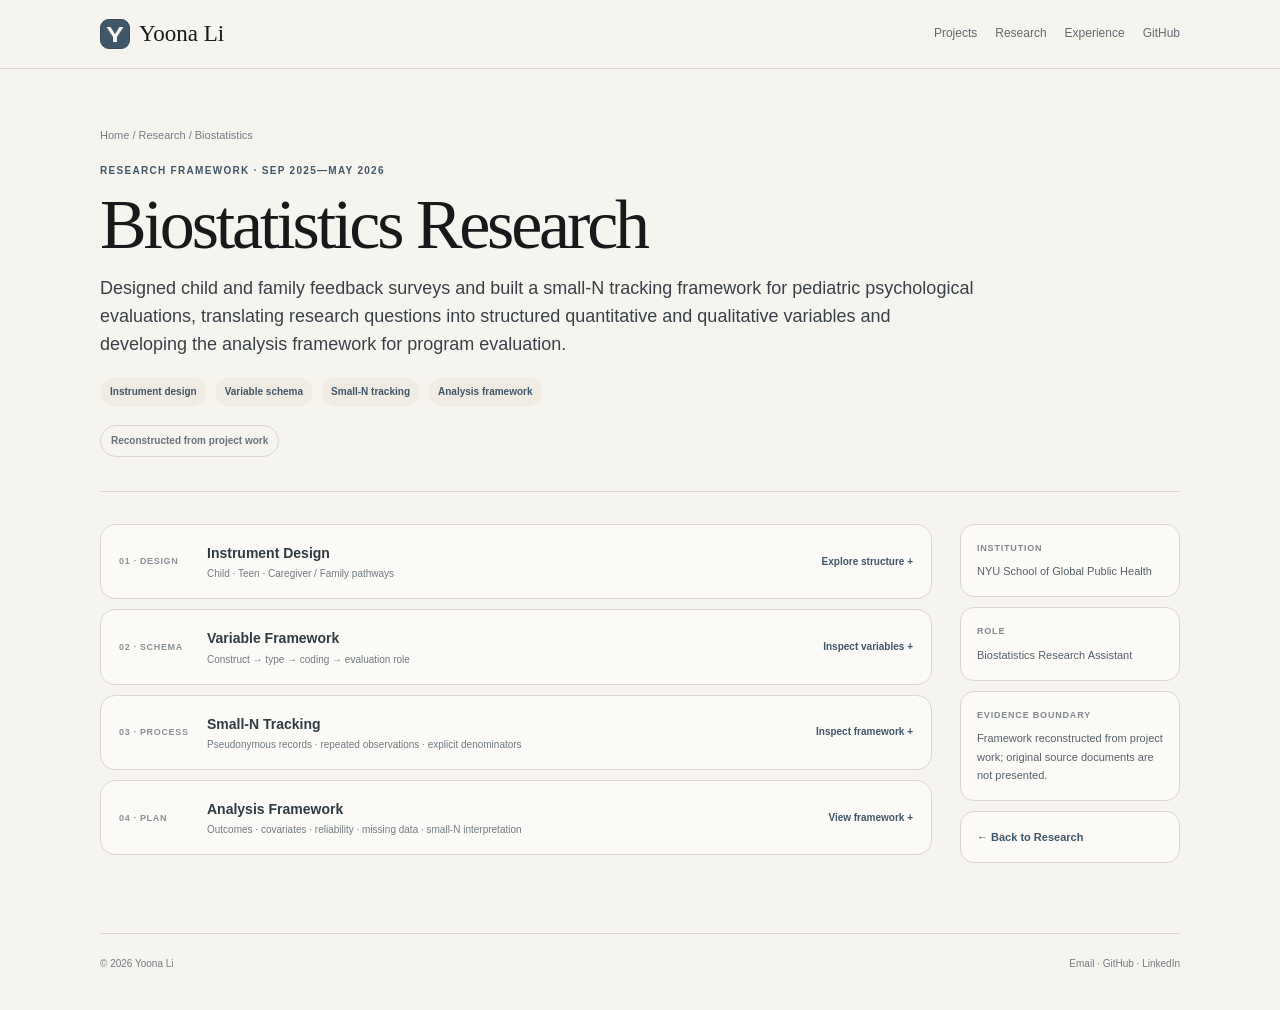
<file: research/biostatistics/index.html>
<!doctype html>
<html lang="en"><head><meta charset="utf-8"><meta name="viewport" content="width=device-width,initial-scale=1"><meta name="description" content="Biostatistics research framework by Yoona Li"><meta name="theme-color" content="#405669"><title>Biostatistics Research Framework | Yoona Li</title><link rel="icon" href="../../assets/favicon.svg" type="image/svg+xml"><link rel="apple-touch-icon" href="../../assets/yl-mark.svg"><link rel="stylesheet" href="../research.css"></head><body>
<header><div class="wrap"><nav><a class="brand" href="../../index.html" aria-label="Yoona Li home"><span class="brand-mark"><img src="../../assets/yl-mark.svg" width="64" height="64" alt=""></span><span>Yoona Li</span></a><div class="navlinks"><a href="../../index.html#work">Projects</a><a href="../../index.html#research">Research</a><a class="nav-optional" href="../../index.html#experience">Experience</a><a href="https://github.com/wansongyi" target="_blank" rel="noopener">GitHub</a></div></nav></div></header>
<main class="wrap"><section class="hero"><div class="crumb"><a href="../../index.html">Home</a> / <a href="../../index.html#research">Research</a> / Biostatistics</div><div class="eyebrow">Research Framework · Sep 2025—May 2026</div><h1>Biostatistics Research</h1><p class="lead">Designed child and family feedback surveys and built a small-N tracking framework for pediatric psychological evaluations, translating research questions into structured quantitative and qualitative variables and developing the analysis framework for program evaluation.</p><div class="meta"><span class="chip">Instrument design</span><span class="chip">Variable schema</span><span class="chip">Small-N tracking</span><span class="chip">Analysis framework</span></div><span class="reconstruction">Reconstructed from project work</span></section>
<div class="page-grid"><div class="content"><div class="accordion-list">
<details class="evidence-accordion" id="instruments"><summary><span class="accordion-index">01 · Design</span><span class="accordion-title"><strong>Instrument Design</strong><span>Child · Teen · Caregiver / Family pathways</span></span><em class="accordion-action">Explore structure</em></summary><div class="accordion-body"><div class="instrument-grid"><div class="instrument-sheet"><h3>Child</h3><dl><dt>Domains</dt><dd>Service satisfaction · mental-health understanding · voice in services</dd><dt>Response design</dt><dd>Age-appropriate ordinal choices · yes/no · short open response</dd><dt>Variable types</dt><dd>Ordinal · binary · qualitative text</dd></dl></div><div class="instrument-sheet"><h3>Teen</h3><dl><dt>Domains</dt><dd>Service satisfaction · understanding · participation and voice</dd><dt>Response design</dt><dd>Ordinal scale · categorical response · optional narrative feedback</dd><dt>Variable types</dt><dd>Ordinal · categorical · qualitative text</dd></dl></div><div class="instrument-sheet"><h3>Caregiver / Family</h3><dl><dt>Domains</dt><dd>Service experience · perceived understanding · placement-stability context</dd><dt>Response design</dt><dd>Ordinal scale · categorical context · open response</dd><dt>Variable types</dt><dd>Ordinal · categorical · qualitative text</dd></dl></div></div><p class="privacy-note">Representative architecture only; confidential questionnaire wording and participant responses are not reproduced.</p></div></details>
<details class="evidence-accordion" id="variables"><summary><span class="accordion-index">02 · Schema</span><span class="accordion-title"><strong>Variable Framework</strong><span>Construct → type → coding → evaluation role</span></span><em class="accordion-action">Inspect variables</em></summary><div class="accordion-body"><div class="table-scroll"><table class="evidence-table"><caption>Biostatistics variable framework</caption><thead><tr><th>Variable</th><th>Construct</th><th>Type</th><th>Coding</th><th>Role in evaluation</th></tr></thead><tbody><tr><td>respondent_group</td><td>Respondent perspective</td><td>Categorical</td><td>Child / Teen / Caregiver</td><td class="wrap">Stratify feedback by instrument audience</td></tr><tr><td>evaluation_type</td><td>Evaluation context</td><td>Categorical</td><td>Project-defined categories</td><td class="wrap">Describe service mix and contextualize responses</td></tr><tr><td>satisfaction_item</td><td>Service satisfaction</td><td>Ordinal</td><td>Ordered response scale</td><td>Primary feedback outcome</td></tr><tr><td>mh_understanding</td><td>Mental-health understanding</td><td>Ordinal / binary</td><td>Instrument codebook</td><td>Learning and communication outcome</td></tr><tr><td>voice_in_services</td><td>Perceived voice</td><td>Ordinal</td><td>Ordered response scale</td><td>Experience and participation signal</td></tr><tr><td>placement_stability</td><td>Placement outcome context</td><td>Binary / count</td><td>Operational definition set in plan</td><td>Program-level outcome linkage</td></tr><tr><td>length_of_stay</td><td>Service exposure</td><td>Continuous / count</td><td>Elapsed time in defined unit</td><td>Covariate and descriptive context</td></tr><tr><td>qualitative_feedback</td><td>Open-ended experience</td><td>Text</td><td>Coded themes for aggregate use</td><td class="wrap">Explain patterns without reducing all feedback to scores</td></tr><tr><td>followup_timepoint</td><td>Repeated measurement</td><td>Ordered categorical</td><td>Project-defined timepoints</td><td class="wrap">Track change while preserving small-N denominators</td></tr></tbody></table></div></div></details>
<details class="evidence-accordion" id="tracking"><summary><span class="accordion-index">03 · Process</span><span class="accordion-title"><strong>Small-N Tracking</strong><span>Pseudonymous records · repeated observations · explicit denominators</span></span><em class="accordion-action">Inspect framework</em></summary><div class="accordion-body"><div class="tracking-flow" aria-label="Small-N tracking process"><div class="tracking-step"><span>01 · Record</span><strong>Pseudonymous study record + evaluation context</strong></div><div class="tracking-step"><span>02 · Structure</span><strong>Respondent, instrument, timepoint, service fields</strong></div><div class="tracking-step"><span>03 · Repeat</span><strong>Long-format observations across defined timepoints</strong></div><div class="tracking-step"><span>04 · Combine</span><strong>Ordinal / categorical responses + coded feedback</strong></div><div class="tracking-step"><span>05 · Evaluate</span><strong>Aggregate program summaries with explicit denominators</strong></div></div><div class="table-scroll"><table class="evidence-table"><caption>Small-N tracking schema</caption><thead><tr><th>Schema field</th><th>Level</th><th>Purpose</th><th>Quality rule</th></tr></thead><tbody><tr><td>study_record_key</td><td>Participant / evaluation</td><td class="wrap">Pseudonymous linkage across observations</td><td class="wrap">No direct identifier in analysis table</td></tr><tr><td>respondent_group</td><td>Observation</td><td>Selects instrument pathway</td><td>Controlled vocabulary</td></tr><tr><td>evaluation_type</td><td>Evaluation</td><td>Defines service context</td><td>Project codebook</td></tr><tr><td>timepoint</td><td>Observation</td><td>Orders repeated feedback</td><td class="wrap">No implied interval without verification</td></tr><tr><td>item_code / response_code</td><td>Item response</td><td>Stores structured feedback</td><td>Versioned instrument mapping</td></tr><tr><td>qualitative_theme</td><td>Coded feedback</td><td>Retains explanatory evidence</td><td>Aggregate reporting only</td></tr><tr><td>missing_reason</td><td>Item / form</td><td class="wrap">Separates nonresponse from not applicable</td><td>Never silently recode as zero</td></tr></tbody></table></div></div></details>
<details class="evidence-accordion" id="analysis"><summary><span class="accordion-index">04 · Plan</span><span class="accordion-title"><strong>Analysis Framework</strong><span>Outcomes · covariates · reliability · missing data · small-N interpretation</span></span><em class="accordion-action">View framework</em></summary><div class="accordion-body"><div class="analysis-grid"><div class="analysis-cell"><h3>Outcomes</h3><p>Satisfaction, mental-health understanding, service experience, and placement-stability measures.</p></div><div class="analysis-cell"><h3>Covariates / stratifiers</h3><p>Respondent group, evaluation context, timepoint, service exposure, and prespecified contextual variables.</p></div><div class="analysis-cell"><h3>Descriptive summaries</h3><p>Counts, valid denominators, distributions, medians or proportions, and item-level missingness.</p></div><div class="analysis-cell"><h3>Reliability / consistency</h3><p>Item behavior and internal consistency only when scale structure and sample size make the estimate appropriate.</p></div><div class="analysis-cell"><h3>Missing data</h3><p>Review patterns and reasons, report analysis-specific denominators, and avoid unexamined imputation.</p></div><div class="analysis-cell"><h3>Small-N interpretation</h3><p>Emphasize uncertainty and effect size, suppress unstable cells, and avoid overinterpreting subgroup estimates.</p></div></div><p class="privacy-note">Planned components only. No results, effects, participant records, or clinical outcomes are claimed.</p></div></details>
</div></div><aside class="side"><div class="side-card"><h2>Institution</h2><p>NYU School of Global Public Health</p></div><div class="side-card"><h2>Role</h2><p>Biostatistics Research Assistant</p></div><div class="side-card"><h2>Evidence boundary</h2><p>Framework reconstructed from project work; original source documents are not presented.</p></div><div class="side-card"><a href="../../index.html#research">← Back to Research</a></div></aside></div></main>
<div class="wrap"><footer><span>© 2026 Yoona Li</span><span><a href="mailto:yoonali@engineering.upenn.edu">Email</a> · <a href="https://github.com/wansongyi" target="_blank" rel="noopener">GitHub</a> · <a href="https://www.linkedin.com/in/yoona-l-3b94a5281" target="_blank" rel="noopener">LinkedIn</a></span></footer></div></body></html>
</file>
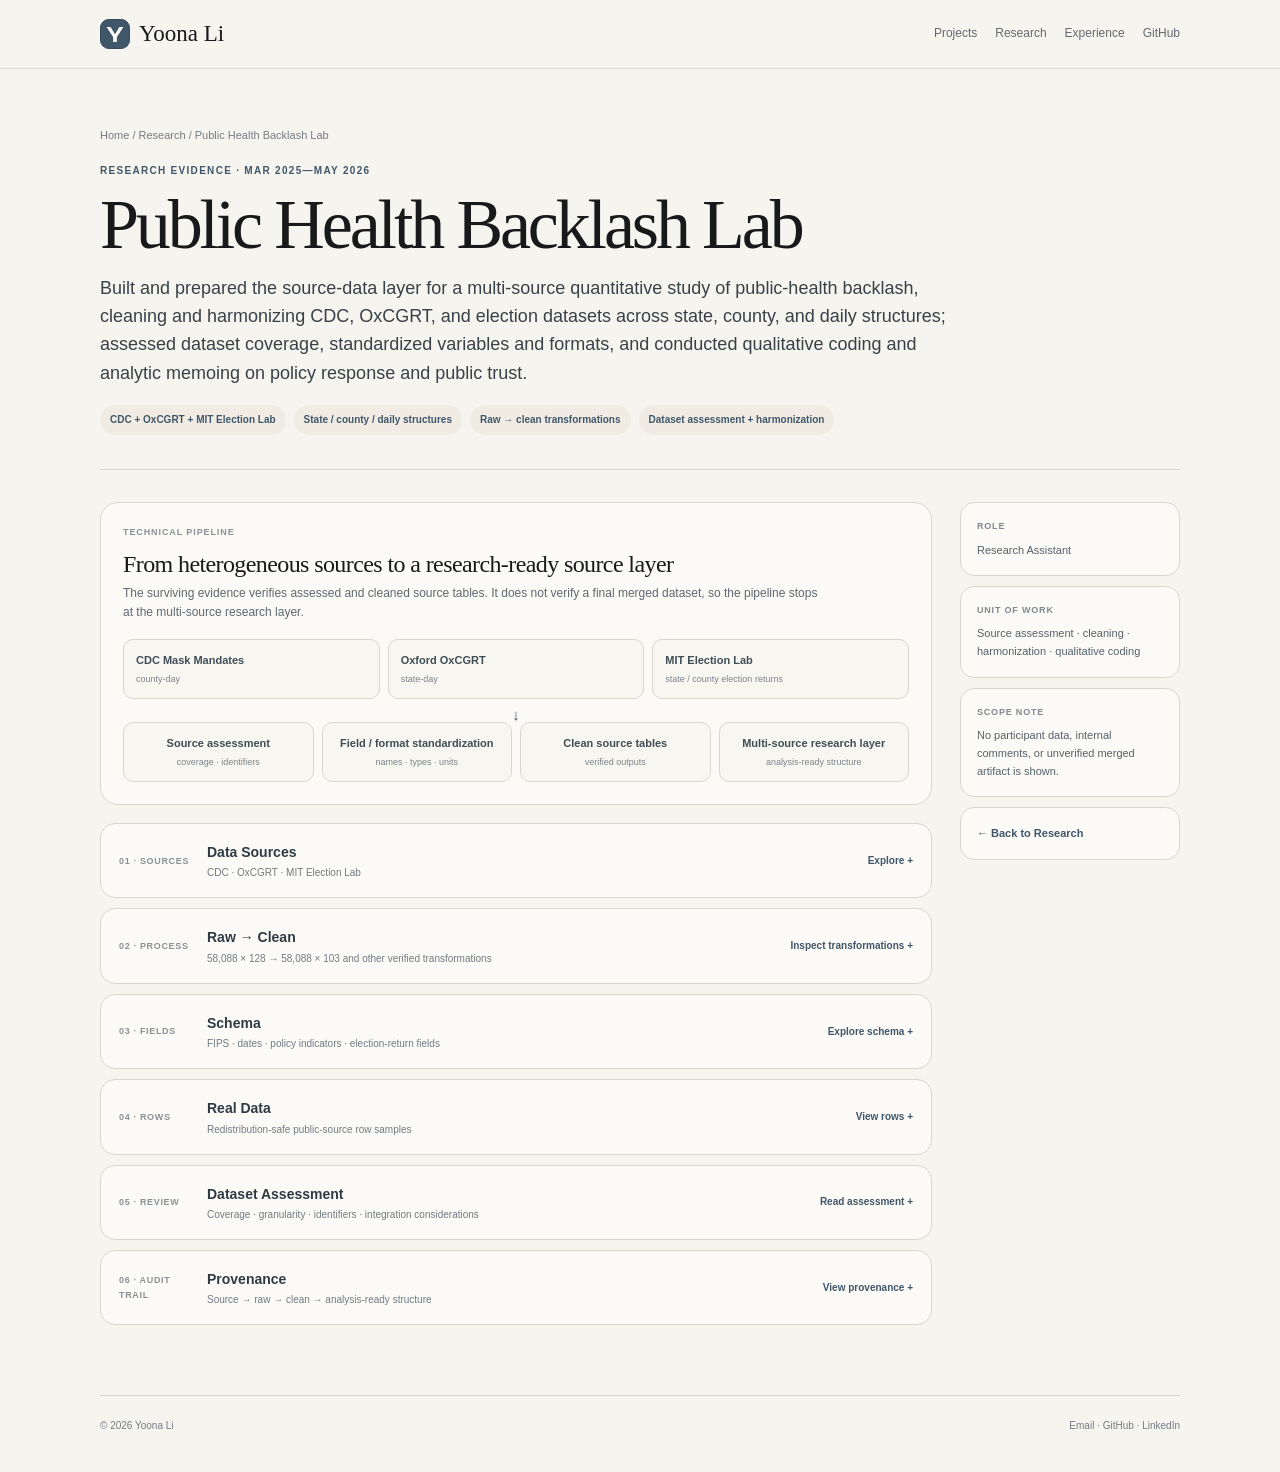
<file: research/public-health-backlash/index.html>
<!doctype html>
<html lang="en"><head><meta charset="utf-8"><meta name="viewport" content="width=device-width,initial-scale=1"><meta name="description" content="Public Health Backlash Lab research evidence by Yoona Li"><meta name="theme-color" content="#405669"><title>Public Health Backlash Research | Yoona Li</title><link rel="icon" href="../../assets/favicon.svg" type="image/svg+xml"><link rel="apple-touch-icon" href="../../assets/yl-mark.svg"><link rel="stylesheet" href="../research.css"></head><body>
<header><div class="wrap"><nav><a class="brand" href="../../index.html" aria-label="Yoona Li home"><span class="brand-mark"><img src="../../assets/yl-mark.svg" width="64" height="64" alt=""></span><span>Yoona Li</span></a><div class="navlinks"><a href="../../index.html#work">Projects</a><a href="../../index.html#research">Research</a><a class="nav-optional" href="../../index.html#experience">Experience</a><a href="https://github.com/wansongyi" target="_blank" rel="noopener">GitHub</a></div></nav></div></header>
<main class="wrap"><section class="hero"><div class="crumb"><a href="../../index.html">Home</a> / <a href="../../index.html#research">Research</a> / Public Health Backlash Lab</div><div class="eyebrow">Research Evidence · Mar 2025—May 2026</div><h1>Public Health Backlash Lab</h1><p class="lead">Built and prepared the source-data layer for a multi-source quantitative study of public-health backlash, cleaning and harmonizing CDC, OxCGRT, and election datasets across state, county, and daily structures; assessed dataset coverage, standardized variables and formats, and conducted qualitative coding and analytic memoing on policy response and public trust.</p><div class="meta"><span class="chip">CDC + OxCGRT + MIT Election Lab</span><span class="chip">State / county / daily structures</span><span class="chip">Raw → clean transformations</span><span class="chip">Dataset assessment + harmonization</span></div></section>
<div class="page-grid"><div class="content">
<section class="pipeline" aria-labelledby="pipeline-title"><span class="section-label">Technical pipeline</span><h2 id="pipeline-title">From heterogeneous sources to a research-ready source layer</h2><p>The surviving evidence verifies assessed and cleaned source tables. It does not verify a final merged dataset, so the pipeline stops at the multi-source research layer.</p><div class="pipeline-flow"><div class="pipeline-source"><strong>CDC Mask Mandates</strong><span>county-day</span></div><div class="pipeline-source"><strong>Oxford OxCGRT</strong><span>state-day</span></div><div class="pipeline-source"><strong>MIT Election Lab</strong><span>state / county election returns</span></div><div class="pipeline-arrow">↓</div></div><div class="pipeline-stage"><div class="pipeline-step"><strong>Source assessment</strong><span>coverage · identifiers</span></div><div class="pipeline-step"><strong>Field / format standardization</strong><span>names · types · units</span></div><div class="pipeline-step"><strong>Clean source tables</strong><span>verified outputs</span></div><div class="pipeline-step"><strong>Multi-source research layer</strong><span>analysis-ready structure</span></div></div></section>
<div class="accordion-list">
<details class="evidence-accordion" id="sources"><summary><span class="accordion-index">01 · Sources</span><span class="accordion-title"><strong>Data Sources</strong><span>CDC · OxCGRT · MIT Election Lab</span></span><em class="accordion-action">Explore</em></summary><div class="accordion-body"><div class="source-grid"><div class="source-sheet"><h3>CDC Mask Mandates</h3><dl><dt>Geography</dt><dd>U.S. county; state + county FIPS</dd><dt>Time</dt><dd>Daily · Apr 10, 2020–Aug 15, 2021</dd><dt>Raw shape</dt><dd>1,593,869 × 10</dd><dt>Fields</dt><dd>date, order_code, Face_Masks_Required_in_Public, FIPS_State, FIPS_County</dd></dl><a href="https://data.cdc.gov/d/62d6-pm5i" target="_blank" rel="noopener">Official source ↗</a></div><div class="source-sheet"><h3>Oxford OxCGRT</h3><dl><dt>Geography</dt><dd>U.S. national + state</dd><dt>Time</dt><dd>Daily · 2020–2022 in project extract</dd><dt>Raw shape</dt><dd>58,088 × 128</dd><dt>Fields</dt><dd>RegionCode, Date, policy indicators, StringencyIndex_SimpleAverage, cases, deaths</dd></dl><a href="https://github.com/OxCGRT/covid-policy-dataset" target="_blank" rel="noopener">Official source ↗</a></div><div class="source-sheet"><h3>MIT Election Lab</h3><dl><dt>Geography</dt><dd>State and county election returns</dd><dt>Time</dt><dd>Election-year observations</dd><dt>Raw shape</dt><dd>4,287 × 15 state presidential; 94,151 × 12 county presidential</dd><dt>Fields</dt><dd>year, state_fips, candidate, party_simplified, candidate_votes, total_votes</dd></dl><a href="https://electionlab.mit.edu/data" target="_blank" rel="noopener">Official source ↗</a></div></div></div></details>
<details class="evidence-accordion" id="transformations"><summary><span class="accordion-index">02 · Process</span><span class="accordion-title"><strong>Raw → Clean</strong><span>58,088 × 128 → 58,088 × 103 and other verified transformations</span></span><em class="accordion-action">Inspect transformations</em></summary><div class="accordion-body"><div class="transform-stack">
<div class="transform-case"><h3>OxCGRT</h3><div class="transform-grid"><div class="transform-cell"><span>Before</span><strong>58,088 × 128</strong></div><div class="transform-cell"><span>After</span><strong>58,088 × 103</strong></div><div class="transform-cell"><span>Verified transformation</span><ul><li>Removed notes / free-text fields</li><li>Normalized column names</li><li>Retained policy indicators and region identifiers</li></ul></div><div class="transform-cell"><span>Rationale / purpose</span><p>Reduce free-text-heavy width and create consistent analysis field names without changing row coverage.</p></div></div></div>
<div class="transform-case"><h3>Presidential returns · state</h3><div class="transform-grid"><div class="transform-cell"><span>Before</span><strong>4,287 × 15</strong></div><div class="transform-cell"><span>After</span><strong>892 × 14</strong></div><div class="transform-cell"><span>Verified transformation</span><ul><li>Filtered to 2016 / 2020</li><li>Retained state_fips, candidate_votes, total_votes, party_simplified, write_in</li></ul></div><div class="transform-cell"><span>Rationale / purpose</span><p>Restrict the source to relevant election years and preserve identifiers and vote fields required for political-context measures.</p></div></div></div>
<div class="transform-case"><h3>Senate returns · state</h3><div class="transform-grid"><div class="transform-cell"><span>Before</span><strong>3,629 × 19</strong></div><div class="transform-cell"><span>After</span><strong>577 × 19</strong></div><div class="transform-cell"><span>Verified transformation</span><ul><li>Filtered to 2016 / 2020</li><li>Standardized field formatting</li></ul></div><div class="transform-cell"><span>Rationale / purpose</span><p>Align the analysis window and column conventions with the state-level research layer.</p></div></div></div>
<div class="transform-case"><h3>Presidential returns · county</h3><div class="transform-grid"><div class="transform-cell"><span>Before</span><strong>94,151 × 12</strong></div><div class="transform-cell"><span>After</span><strong>53,005 × 12</strong></div><div class="transform-cell"><span>Verified transformation</span><ul><li>Filtered to 2016 / 2020 / 2024</li><li>Standardized field formatting</li></ul></div><div class="transform-cell"><span>Rationale / purpose</span><p>Preserve county-level election context while limiting records to the project’s relevant years.</p></div></div></div>
</div></div></details>
<details class="evidence-accordion" id="schema"><summary><span class="accordion-index">03 · Fields</span><span class="accordion-title"><strong>Schema</strong><span>FIPS · dates · policy indicators · election-return fields</span></span><em class="accordion-action">Explore schema</em></summary><div class="accordion-body"><div class="schema-stack">
<details class="schema-dataset"><summary>CDC county-day mask mandates <span>10 fields</span></summary><div class="table-scroll"><table class="evidence-table"><caption>CDC schema</caption><thead><tr><th>Field</th><th>Type</th><th>Meaning</th><th>Source</th><th>Granularity</th></tr></thead><tbody><tr><td>State_Tribe_Territory</td><td>Text</td><td class="wrap">State, tribe, or territory name</td><td>CDC</td><td>County-day</td></tr><tr><td>County_Name</td><td>Text</td><td>County name</td><td>CDC</td><td>County-day</td></tr><tr><td>FIPS_State</td><td>Integer</td><td>State FIPS code</td><td>CDC</td><td>County-day</td></tr><tr><td>FIPS_County</td><td>Integer</td><td>County FIPS code</td><td>CDC</td><td>County-day</td></tr><tr><td>date</td><td>Date</td><td>Observation date</td><td>CDC</td><td>County-day</td></tr><tr><td>order_code</td><td>Integer</td><td>Encoded public-mask order status</td><td>CDC</td><td>County-day</td></tr><tr><td>Face_Masks_Required_in_Public</td><td>Text</td><td>Yes / No / Missing requirement flag</td><td>CDC</td><td>County-day</td></tr><tr><td>Source_of_Action</td><td>Text</td><td>Issuing authority or action source</td><td>CDC</td><td>County-day</td></tr><tr><td>URL</td><td>Text</td><td>Source-action URL</td><td>CDC</td><td>County-day</td></tr><tr><td>Citation</td><td>Text</td><td>Source citation</td><td>CDC</td><td>County-day</td></tr></tbody></table></div></details>
<details class="schema-dataset"><summary>OxCGRT state-day policy data <span>12 representative fields</span></summary><div class="table-scroll"><table class="evidence-table"><caption>OxCGRT schema</caption><thead><tr><th>Field</th><th>Type</th><th>Meaning</th><th>Source</th><th>Granularity</th></tr></thead><tbody><tr><td>RegionName</td><td>Text</td><td>U.S. state name</td><td>OxCGRT</td><td>State-day</td></tr><tr><td>RegionCode</td><td>Text</td><td>Standard region code</td><td>OxCGRT</td><td>State-day</td></tr><tr><td>Jurisdiction</td><td>Text</td><td>National or statewide jurisdiction</td><td>OxCGRT</td><td>Region-day</td></tr><tr><td>Date</td><td>Date</td><td>Policy observation date</td><td>OxCGRT</td><td>Region-day</td></tr><tr><td>C1E_School.closing</td><td>Numeric</td><td>School-closing policy level</td><td>OxCGRT</td><td>Region-day</td></tr><tr><td>C2E_Workplace.closing</td><td>Numeric</td><td>Workplace-closing policy level</td><td>OxCGRT</td><td>Region-day</td></tr><tr><td>C6E_Stay.at.home.requirements</td><td>Numeric</td><td>Stay-at-home policy level</td><td>OxCGRT</td><td>Region-day</td></tr><tr><td>H6E_Facial.Coverings</td><td>Numeric</td><td>Facial-covering policy level</td><td>OxCGRT</td><td>Region-day</td></tr><tr><td>StringencyIndex_SimpleAverage</td><td>Numeric</td><td>Composite policy stringency index</td><td>OxCGRT</td><td>Region-day</td></tr><tr><td>ConfirmedCases</td><td>Numeric</td><td>Reported cumulative cases</td><td>OxCGRT</td><td>Region-day</td></tr><tr><td>ConfirmedDeaths</td><td>Numeric</td><td>Reported cumulative deaths</td><td>OxCGRT</td><td>Region-day</td></tr><tr><td>PopulationVaccinated</td><td>Numeric</td><td>Vaccination measure where available</td><td>OxCGRT</td><td>Region-day</td></tr></tbody></table></div></details>
<details class="schema-dataset"><summary>MIT presidential state returns <span>14 fields</span></summary><div class="table-scroll"><table class="evidence-table"><caption>MIT presidential state schema</caption><thead><tr><th>Field</th><th>Type</th><th>Meaning</th><th>Source</th><th>Granularity</th></tr></thead><tbody><tr><td>year</td><td>Integer</td><td>Election year</td><td>MIT Election Lab</td><td>Candidate-state-election</td></tr><tr><td>state</td><td>Text</td><td>State name</td><td>MIT Election Lab</td><td>Candidate-state-election</td></tr><tr><td>state_po</td><td>Text</td><td>Postal abbreviation</td><td>MIT Election Lab</td><td>Candidate-state-election</td></tr><tr><td>state_fips</td><td>Integer</td><td>State FIPS identifier</td><td>MIT Election Lab</td><td>Candidate-state-election</td></tr><tr><td>state_cen</td><td>Integer</td><td>Census state code</td><td>MIT Election Lab</td><td>Candidate-state-election</td></tr><tr><td>state_ic</td><td>Integer</td><td>ICPSR state code</td><td>MIT Election Lab</td><td>Candidate-state-election</td></tr><tr><td>office</td><td>Text</td><td>Office contested</td><td>MIT Election Lab</td><td>Candidate-state-election</td></tr><tr><td>candidate</td><td>Text</td><td>Candidate name or return category</td><td>MIT Election Lab</td><td>Candidate-state-election</td></tr><tr><td>party_detailed</td><td>Text</td><td>Detailed party label</td><td>MIT Election Lab</td><td>Candidate-state-election</td></tr><tr><td>write_in</td><td>Boolean</td><td>Write-in indicator</td><td>MIT Election Lab</td><td>Candidate-state-election</td></tr><tr><td>candidate_votes</td><td>Integer</td><td>Votes for candidate / category</td><td>MIT Election Lab</td><td>Candidate-state-election</td></tr><tr><td>total_votes</td><td>Integer</td><td>Total votes in state contest</td><td>MIT Election Lab</td><td>Candidate-state-election</td></tr><tr><td>version</td><td>Text</td><td>Dataset version</td><td>MIT Election Lab</td><td>File metadata</td></tr><tr><td>party_simplified</td><td>Text</td><td>Harmonized party grouping</td><td>MIT Election Lab</td><td>Candidate-state-election</td></tr></tbody></table></div></details>
</div></div></details>
<details class="evidence-accordion" id="data"><summary><span class="accordion-index">04 · Rows</span><span class="accordion-title"><strong>Real Data</strong><span>Redistribution-safe public-source row samples</span></span><em class="accordion-action">View rows</em></summary><div class="accordion-body"><div class="preview-stack"><div class="preview-block"><h3>CDC Mask Mandates <span>· 8 real source rows</span></h3><div class="table-scroll"><table class="evidence-table"><caption>CDC real rows</caption><thead><tr><th>State</th><th>County</th><th>FIPS state</th><th>FIPS county</th><th>Date</th><th>order_code</th><th>Required in public</th></tr></thead><tbody><tr><td>AL</td><td>Autauga County</td><td>1</td><td>1</td><td>4/10/2020</td><td>2</td><td>Missing</td></tr><tr><td>IA</td><td>Monona County</td><td>19</td><td>133</td><td>12/28/2020</td><td>1</td><td>Yes</td></tr><tr><td>NE</td><td>Loup County</td><td>31</td><td>115</td><td>12/29/2020</td><td>2</td><td>No</td></tr><tr><td>TX</td><td>Colorado County</td><td>48</td><td>89</td><td>12/24/2020</td><td>1</td><td>Yes</td></tr><tr><td>CA</td><td>San Diego County</td><td>6</td><td>73</td><td>5/16/2021</td><td>1</td><td>Yes</td></tr><tr><td>MA</td><td>Middlesex County</td><td>25</td><td>17</td><td>2/28/2021</td><td>1</td><td>Yes</td></tr><tr><td>OR</td><td>Linn County</td><td>41</td><td>43</td><td>5/2/2021</td><td>1</td><td>Yes</td></tr><tr><td>VI</td><td>St. Thomas Island</td><td>78</td><td>30</td><td>8/15/2021</td><td>1</td><td>Yes</td></tr></tbody></table></div></div><div class="preview-block"><h3>Oxford OxCGRT <span>· 8 real source rows</span></h3><div class="table-scroll"><table class="evidence-table"><caption>OxCGRT real rows</caption><thead><tr><th>RegionName</th><th>RegionCode</th><th>Jurisdiction</th><th>Date</th><th>School closing</th><th>Stay at home</th><th>Facial coverings</th><th>Stringency index</th></tr></thead><tbody><tr><td>National</td><td>—</td><td>NAT_GOV</td><td>2020-01-01</td><td>0</td><td>0</td><td>0</td><td>0</td></tr><tr><td>Connecticut</td><td>US_CT</td><td>STATE_WIDE</td><td>2021-09-18</td><td>—</td><td>0</td><td>—</td><td>14.82</td></tr><tr><td>Indiana</td><td>US_IN</td><td>STATE_WIDE</td><td>2020-06-05</td><td>3</td><td>1</td><td>0</td><td>53.7</td></tr><tr><td>Massachusetts</td><td>US_MA</td><td>STATE_WIDE</td><td>2022-02-21</td><td>—</td><td>0</td><td>3</td><td>24.08</td></tr><tr><td>New Hampshire</td><td>US_NH</td><td>STATE_WIDE</td><td>2020-11-09</td><td>2</td><td>1</td><td>2</td><td>35.19</td></tr><tr><td>Oklahoma</td><td>US_OK</td><td>STATE_WIDE</td><td>2022-07-28</td><td>1</td><td>1</td><td>1</td><td>26.85</td></tr><tr><td>Utah</td><td>US_UT</td><td>STATE_WIDE</td><td>2021-04-14</td><td>1</td><td>0</td><td>2</td><td>21.3</td></tr><tr><td>Wyoming</td><td>US_WY</td><td>STATE_WIDE</td><td>2022-12-31</td><td>0</td><td>0</td><td>0</td><td>11.11</td></tr></tbody></table></div></div></div></div></details>
<details class="evidence-accordion" id="assessment"><summary><span class="accordion-index">05 · Review</span><span class="accordion-title"><strong>Dataset Assessment</strong><span>Coverage · granularity · identifiers · integration considerations</span></span><em class="accordion-action">Read assessment</em></summary><div class="accordion-body"><div class="assessment-grid"><div class="assessment-sheet"><h3>CDC · integration read</h3><ul><li>County-by-day structure with state and county FIPS identifiers.</li><li>Coverage: Apr 2020–Aug 2021.</li><li>Policy flag and order code are usable; descriptive fields are sparse in places.</li><li>State-month or county-month aggregation is needed for lower-resolution joins.</li></ul></div><div class="assessment-sheet"><h3>OxCGRT · integration read</h3><ul><li>Daily national and subnational policy series with standardized region codes.</li><li>Wide raw schema includes indicators, flags, notes, indexes, and epidemiological fields.</li><li>Jurisdiction variants require deliberate filtering.</li><li>Index and indicator selection must be documented.</li></ul></div><div class="assessment-sheet"><h3>MIT Election Lab · integration read</h3><ul><li>Candidate-level returns require aggregation for political-context measures.</li><li>State FIPS and postal identifiers support linkage.</li><li>Election observations are periodic, not daily; carry-forward rules must be explicit.</li><li>Relevant-year filters remove unrelated historical records.</li></ul></div></div><p class="privacy-note">Sanitized portfolio excerpt: collaborator names, email, comments, private links, schedules, and document metadata are omitted.</p></div></details>
<details class="evidence-accordion" id="provenance"><summary><span class="accordion-index">06 · Audit trail</span><span class="accordion-title"><strong>Provenance</strong><span>Source → raw → clean → analysis-ready structure</span></span><em class="accordion-action">View provenance</em></summary><div class="accordion-body"><div class="table-scroll"><table class="evidence-table"><caption>Dataset provenance</caption><thead><tr><th>Dataset</th><th>Source</th><th>Granularity</th><th>Raw shape</th><th>Clean shape</th><th>Processing</th></tr></thead><tbody><tr><td>Mask mandates</td><td>CDC</td><td>County-day</td><td>1,593,869 × 10</td><td>Source extract</td><td class="wrap">Assessed keys, coverage, missing fields, and aggregation requirements</td></tr><tr><td>Policy tracker</td><td>OxCGRT</td><td>Region-day</td><td>58,088 × 128</td><td>58,088 × 103</td><td class="wrap">Removed notes fields; normalized column names</td></tr><tr><td>President · state</td><td>MIT Election Lab</td><td>Candidate-state-election</td><td>4,287 × 15</td><td>892 × 14</td><td class="wrap">Filtered 2016 / 2020; retained harmonized fields</td></tr><tr><td>Senate · state</td><td>MIT Election Lab</td><td>Candidate-state-election</td><td>3,629 × 19</td><td>577 × 19</td><td class="wrap">Filtered 2016 / 2020; standardized field formatting</td></tr><tr><td>President · county</td><td>MIT Election Lab</td><td>Candidate-county-election</td><td>94,151 × 12</td><td>53,005 × 12</td><td class="wrap">Filtered 2016 / 2020 / 2024; standardized field formatting</td></tr></tbody></table></div></div></details>
</div></div><aside class="side"><div class="side-card"><h2>Role</h2><p>Research Assistant</p></div><div class="side-card"><h2>Unit of work</h2><p>Source assessment · cleaning · harmonization · qualitative coding</p></div><div class="side-card"><h2>Scope note</h2><p>No participant data, internal comments, or unverified merged artifact is shown.</p></div><div class="side-card"><a href="../../index.html#research">← Back to Research</a></div></aside></div></main>
<div class="wrap"><footer><span>© 2026 Yoona Li</span><span><a href="mailto:yoonali@engineering.upenn.edu">Email</a> · <a href="https://github.com/wansongyi" target="_blank" rel="noopener">GitHub</a> · <a href="https://www.linkedin.com/in/yoona-l-3b94a5281" target="_blank" rel="noopener">LinkedIn</a></span></footer></div></body></html>
</file>
<file: research/research.css>
:root{--bg:#f6f4ef;--panel:#fbfaf7;--panel2:#f0ece4;--ink:#17191b;--muted:#5f6870;--line:#d9d6cf;--accent:#405669;--accent-soft:#e6ebee;--max:1080px;--radius:18px}
*{box-sizing:border-box}html{scroll-behavior:smooth}body{margin:0;background:var(--bg);color:var(--ink);font-family:Inter,-apple-system,BlinkMacSystemFont,"Segoe UI",sans-serif;-webkit-font-smoothing:antialiased;line-height:1.6}a{color:inherit;text-decoration:none}a:hover{opacity:.74}.wrap{width:min(var(--max),calc(100% - 40px));margin:auto}
header{position:sticky;top:0;z-index:20;border-bottom:1px solid rgba(217,214,207,.88);background:rgba(246,244,239,.93);backdrop-filter:blur(14px)}nav{height:68px;display:flex;align-items:center;justify-content:space-between;gap:20px}.brand{display:inline-flex;align-items:center;gap:9px;white-space:nowrap;font:500 23px Georgia,serif}.brand-mark{width:30px;height:30px;display:inline-flex}.brand-mark img{display:block;width:100%;height:100%}.navlinks{display:flex;gap:18px;color:#626a70;font-size:12px}
.hero{padding:58px 0 34px;border-bottom:1px solid var(--line)}.crumb{margin-bottom:18px;color:#737d84;font-size:11px}.eyebrow{color:var(--accent);font-size:10px;font-weight:800;letter-spacing:.13em;text-transform:uppercase}h1{margin:11px 0 14px;font:500 clamp(43px,6.5vw,70px)/1 Georgia,"Times New Roman",serif;letter-spacing:-.045em}.lead{max-width:880px;margin:0;color:#394148;font-size:18px;line-height:1.58}.meta{display:flex;flex-wrap:wrap;gap:8px;margin-top:18px}.chip{padding:7px 10px;border-radius:999px;background:var(--panel2);color:var(--accent);font-size:10px;font-weight:750}.reconstruction{display:inline-flex;margin-top:18px;padding:7px 10px;border:1px solid var(--line);border-radius:999px;color:#68737b;font-size:10px;font-weight:750}
.page-grid{display:grid;grid-template-columns:minmax(0,1fr) 220px;gap:28px;padding:32px 0 70px}.content{min-width:0}.side{display:grid;align-content:start;gap:10px}.side-card{padding:16px;border:1px solid var(--line);border-radius:14px;background:var(--panel)}.side-card h2{margin:0 0 7px;color:#818a90;font-size:9px;letter-spacing:.09em;text-transform:uppercase}.side-card p,.side-card a{margin:0;color:#56616a;font-size:11px;line-height:1.65}.side-card a{display:block;color:var(--accent);font-weight:750}
.pipeline{margin-bottom:18px;padding:22px;border:1px solid var(--line);border-radius:var(--radius);background:var(--panel)}.section-label{display:block;margin-bottom:11px;color:#8a9297;font-size:9px;font-weight:800;letter-spacing:.1em;text-transform:uppercase}.pipeline h2{margin:0 0 6px;font:500 24px Georgia,serif;letter-spacing:-.025em}.pipeline>p{max-width:700px;margin:0 0 17px;color:var(--muted);font-size:12px}.pipeline-flow{display:grid;grid-template-columns:repeat(3,minmax(0,1fr));gap:8px}.pipeline-source,.pipeline-step{padding:12px;border:1px solid var(--line);border-radius:10px;background:#f8f6f1}.pipeline-source strong,.pipeline-step strong{display:block;color:#3e4d56;font-size:11px}.pipeline-source span,.pipeline-step span{display:block;margin-top:2px;color:#7b848a;font-size:9px}.pipeline-arrow{grid-column:1/-1;text-align:center;color:var(--accent);font-size:15px;line-height:1}.pipeline-stage{display:grid;grid-template-columns:repeat(4,minmax(0,1fr));gap:8px}.pipeline-step{text-align:center}
.accordion-list{display:grid;gap:10px}.evidence-accordion{min-width:0;border:1px solid var(--line);border-radius:15px;background:var(--panel);overflow:hidden}.evidence-accordion>summary{display:grid;grid-template-columns:72px minmax(0,1fr) auto;gap:16px;align-items:center;padding:17px 18px;cursor:pointer;list-style:none}.evidence-accordion>summary::-webkit-details-marker{display:none}.accordion-index{color:#8a9297;font-size:9px;font-weight:800;letter-spacing:.075em;text-transform:uppercase}.accordion-title strong{display:block;color:#2f3b43;font-size:14px}.accordion-title span{display:block;margin-top:2px;color:#717b82;font-size:10px;line-height:1.5}.accordion-action{color:var(--accent);font-size:10px;font-style:normal;font-weight:800;white-space:nowrap}.accordion-action:after{content:" +"}.evidence-accordion[open] .accordion-action:after{content:" −"}.evidence-accordion[open]>summary{border-bottom:1px solid var(--line);background:linear-gradient(135deg,rgba(230,235,238,.52),rgba(240,236,228,.28))}.accordion-body{padding:20px}.evidence-accordion::details-content{block-size:0;opacity:0;overflow:hidden;transition:block-size .24s ease,opacity .18s ease,content-visibility .24s allow-discrete}.evidence-accordion[open]::details-content{block-size:auto;opacity:1}
.source-grid,.instrument-grid{display:grid;grid-template-columns:repeat(3,minmax(0,1fr));gap:10px}.source-sheet,.instrument-sheet,.assessment-sheet{padding:15px;border:1px solid var(--line);border-radius:11px;background:#f8f6f1}.source-sheet h3,.instrument-sheet h3,.assessment-sheet h3{margin:0 0 10px;font-size:12px;color:#33414a}.source-sheet dl,.instrument-sheet dl{display:grid;grid-template-columns:76px 1fr;gap:6px 8px;margin:0}.source-sheet dt,.instrument-sheet dt{color:#92999e;font-size:9px}.source-sheet dd,.instrument-sheet dd{margin:0;color:#556168;font-size:10px;line-height:1.45;overflow-wrap:anywhere}.source-sheet a{display:inline-block;margin-top:10px;color:var(--accent);font-size:9px;font-weight:800}
.transform-stack{display:grid;gap:10px}.transform-case{padding:15px;border:1px solid var(--line);border-radius:11px;background:#f8f6f1}.transform-case h3{margin:0 0 11px;font-size:13px}.transform-grid{display:grid;grid-template-columns:110px 110px minmax(180px,1fr) minmax(180px,1fr);gap:10px}.transform-cell{padding-left:10px;border-left:1px solid var(--line)}.transform-cell:first-child{padding-left:0;border-left:0}.transform-cell span{display:block;color:#92999e;font-size:8px;font-weight:800;letter-spacing:.06em;text-transform:uppercase}.transform-cell strong{display:block;margin-top:3px;color:#34434c;font:600 11px ui-monospace,SFMono-Regular,Menlo,monospace}.transform-cell p,.transform-cell ul{margin:3px 0 0;color:#5c666d;font-size:10px;line-height:1.5}.transform-cell ul{padding-left:15px}
.schema-stack{display:grid;gap:8px}.schema-dataset{min-width:0;border:1px solid var(--line);border-radius:10px;background:#f8f6f1;overflow:hidden}.schema-dataset summary{display:flex;justify-content:space-between;gap:12px;padding:12px 14px;cursor:pointer;list-style:none;color:#3e4a52;font-size:11px;font-weight:800}.schema-dataset summary::-webkit-details-marker{display:none}.schema-dataset summary:after{content:"Explore +";color:var(--accent);font-size:9px}.schema-dataset[open] summary:after{content:"Close −"}.schema-dataset[open] summary{border-bottom:1px solid var(--line)}
.table-scroll{width:100%;max-width:100%;min-width:0;overflow-x:auto;border:1px solid var(--line);border-radius:10px;background:#fff;-webkit-overflow-scrolling:touch}.schema-dataset .table-scroll{border:0;border-radius:0}.evidence-table{width:100%;min-width:760px;border-collapse:collapse;color:#566168;font-size:10px;line-height:1.45}.evidence-table caption{position:absolute;width:1px;height:1px;margin:-1px;overflow:hidden;clip:rect(0,0,0,0);white-space:nowrap}.evidence-table th{padding:9px 10px;background:#edeae3;color:#44525b;text-align:left;font-size:8px;letter-spacing:.06em;text-transform:uppercase;white-space:nowrap}.evidence-table td{padding:8px 10px;border-top:1px solid #e5e1d9;vertical-align:top;white-space:nowrap}.evidence-table td.wrap{min-width:175px;white-space:normal}.evidence-table tbody tr:nth-child(even){background:rgba(240,236,228,.3)}.preview-stack{display:grid;min-width:0;gap:14px}.preview-block{min-width:0}.preview-block h3{margin:0 0 7px;font-size:11px}.preview-block h3 span{color:#8c9499;font-weight:500}
.assessment-grid{display:grid;grid-template-columns:repeat(3,minmax(0,1fr));gap:10px}.assessment-sheet ul{margin:0;padding-left:15px;color:#5d676e}.assessment-sheet li{margin:5px 0;font-size:10px;line-height:1.5}.privacy-note{margin:11px 0 0;padding-left:10px;border-left:2px solid #c8d2d8;color:#7c858b;font-size:9px}
.tracking-flow{display:grid;grid-template-columns:repeat(5,minmax(0,1fr));gap:8px;margin-bottom:12px}.tracking-step{position:relative;padding:12px;border:1px solid var(--line);border-radius:10px;background:#f8f6f1}.tracking-step:not(:last-child):after{content:"→";position:absolute;right:-12px;top:28px;z-index:2;color:var(--accent)}.tracking-step span{display:block;color:#92999e;font-size:8px;font-weight:800;text-transform:uppercase}.tracking-step strong{display:block;margin-top:4px;color:#40505a;font-size:10px;line-height:1.45}.analysis-grid{display:grid;grid-template-columns:repeat(3,minmax(0,1fr));border:1px solid var(--line);border-radius:11px;overflow:hidden}.analysis-cell{padding:14px;border-right:1px solid var(--line);border-bottom:1px solid var(--line)}.analysis-cell:nth-child(3n){border-right:0}.analysis-cell:nth-last-child(-n+3){border-bottom:0}.analysis-cell h3{margin:0 0 5px;font-size:11px}.analysis-cell p{margin:0;color:#5d676e;font-size:10px;line-height:1.52}
footer{border-top:1px solid var(--line);padding:22px 0 38px;color:#737c83;font-size:10px;display:flex;justify-content:space-between;gap:20px}
@media(prefers-reduced-motion:reduce){html{scroll-behavior:auto}.evidence-accordion::details-content{transition:none}}
@media(max-width:800px){.page-grid{grid-template-columns:1fr}.side{grid-template-columns:repeat(2,minmax(0,1fr))}.source-grid,.instrument-grid,.assessment-grid{grid-template-columns:1fr}.transform-grid{grid-template-columns:1fr 1fr}.pipeline-stage{grid-template-columns:1fr 1fr}.tracking-flow{grid-template-columns:1fr}.tracking-step:not(:last-child):after{content:"↓";left:18px;right:auto;top:auto;bottom:-15px}.analysis-grid{grid-template-columns:1fr 1fr}.analysis-cell:nth-child(n){border-right:1px solid var(--line);border-bottom:1px solid var(--line)}.analysis-cell:nth-child(2n){border-right:0}.analysis-cell:nth-last-child(-n+2){border-bottom:0}.navlinks .nav-optional{display:none}}
@media(max-width:560px){.wrap{width:min(var(--max),calc(100% - 26px))}.hero{padding-top:42px}.lead{font-size:16px}.page-grid{padding-top:22px}.side{grid-template-columns:1fr}.pipeline-flow{grid-template-columns:1fr}.pipeline-stage{grid-template-columns:1fr}.evidence-accordion>summary{grid-template-columns:52px minmax(0,1fr);gap:10px;padding:15px}.accordion-action{grid-column:2}.accordion-body{padding:15px}.transform-grid{grid-template-columns:1fr}.transform-cell{padding:9px 0 0;border-left:0;border-top:1px solid var(--line)}.transform-cell:first-child{padding-top:0;border-top:0}.analysis-grid{grid-template-columns:1fr}.analysis-cell:nth-child(n){border-right:0;border-bottom:1px solid var(--line)}.analysis-cell:last-child{border-bottom:0}.evidence-table{font-size:9px}}
</file>
